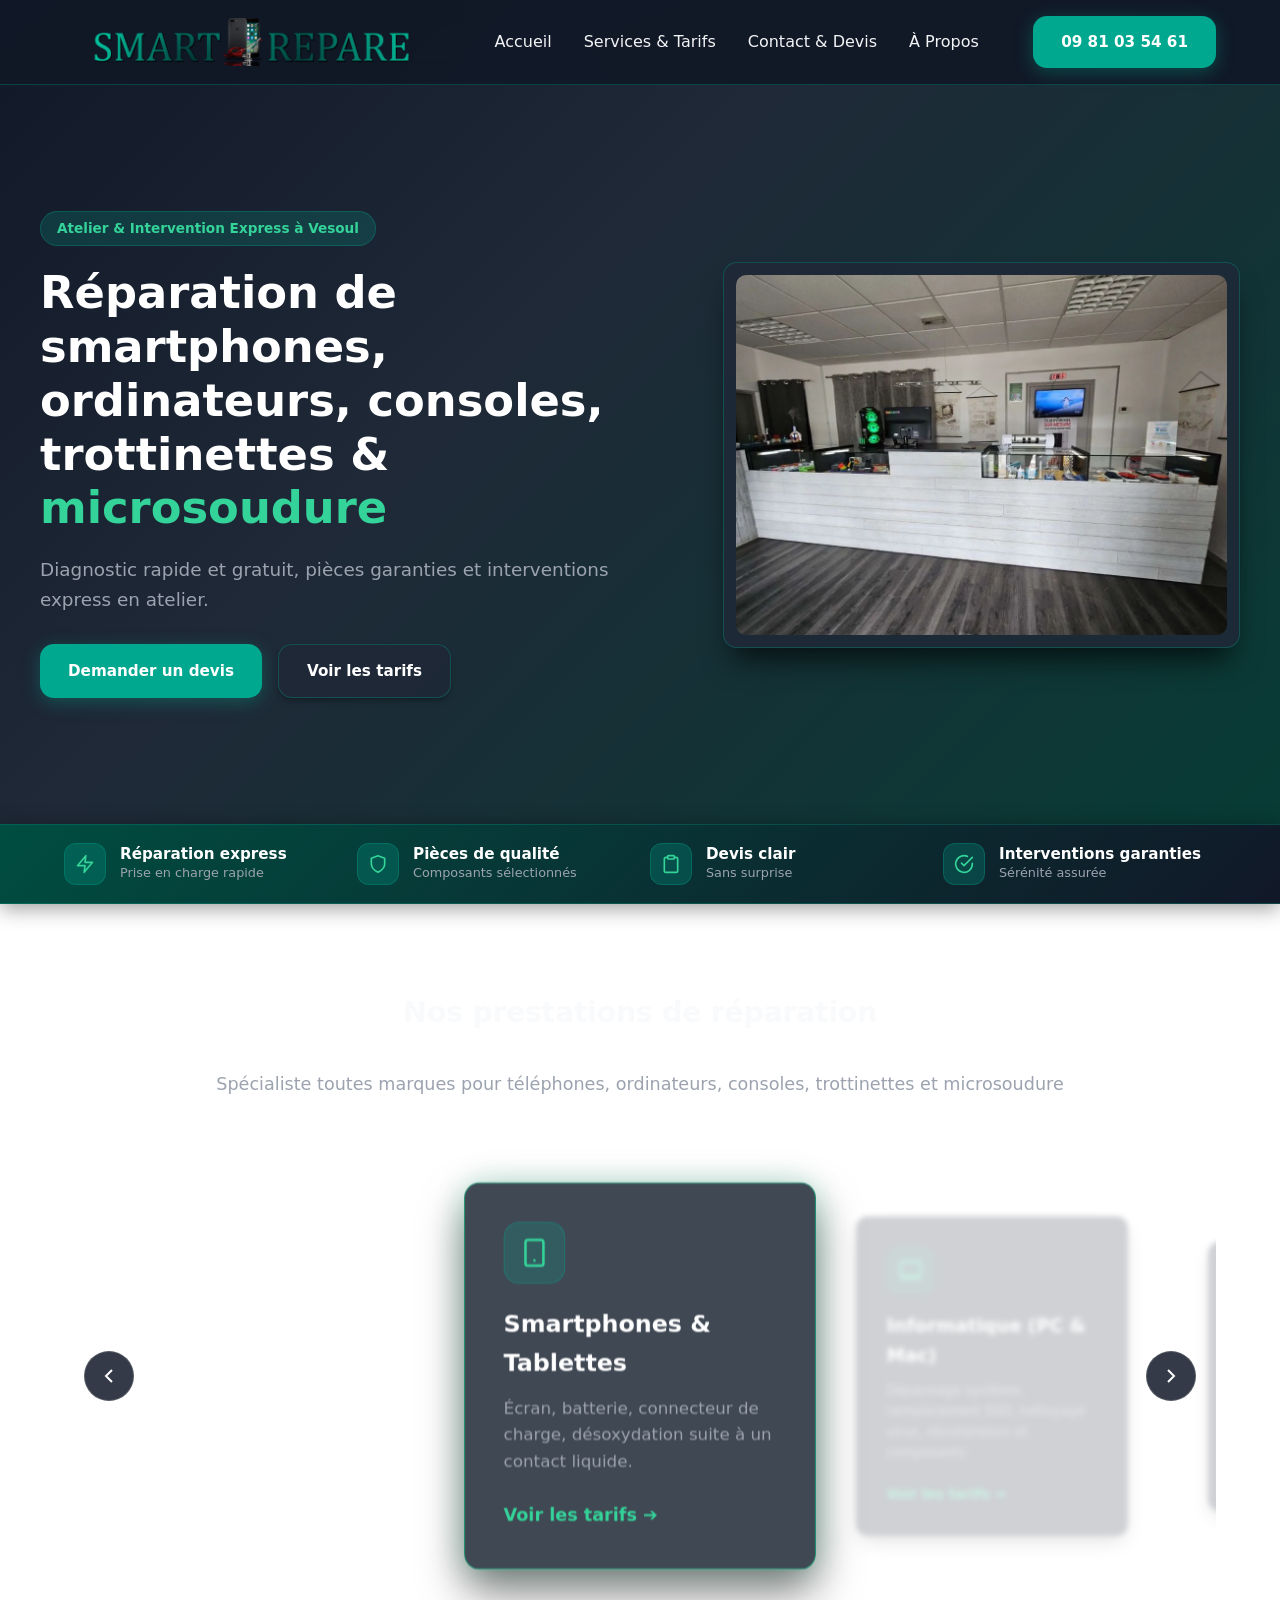
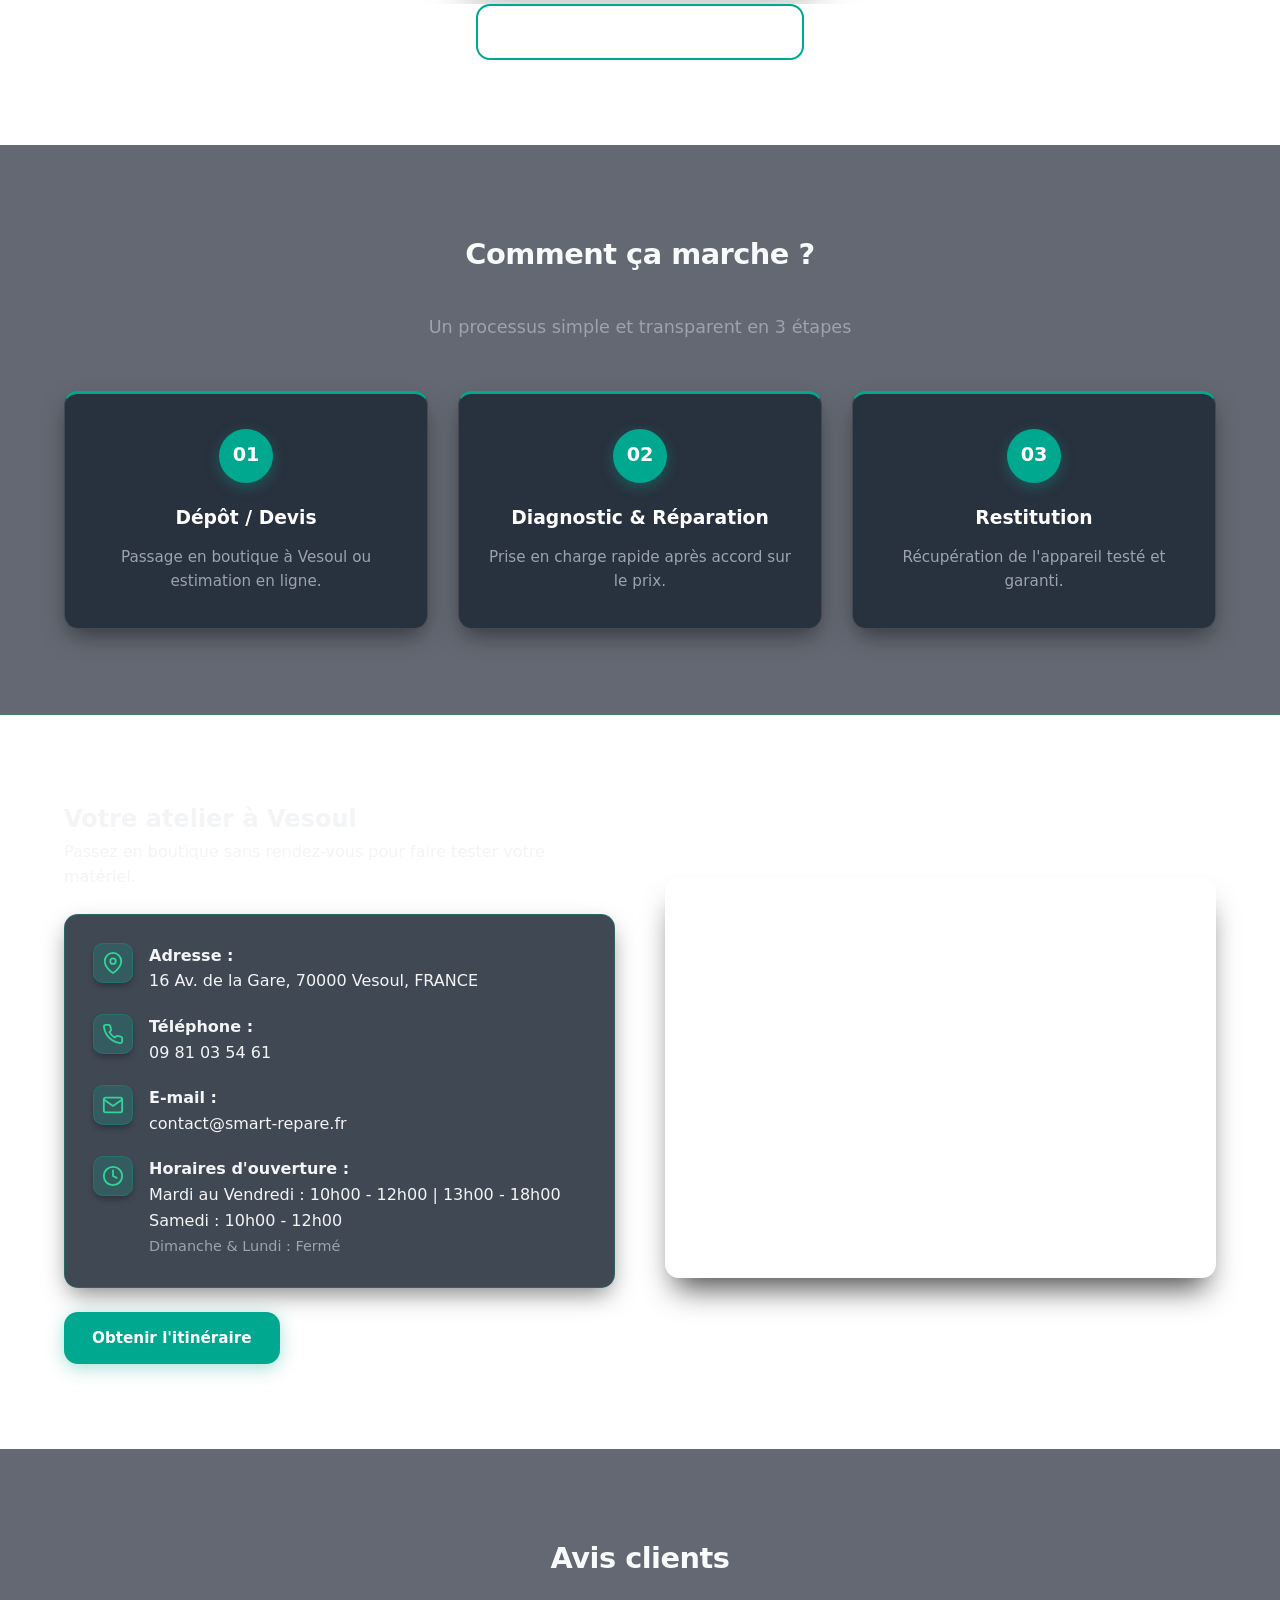
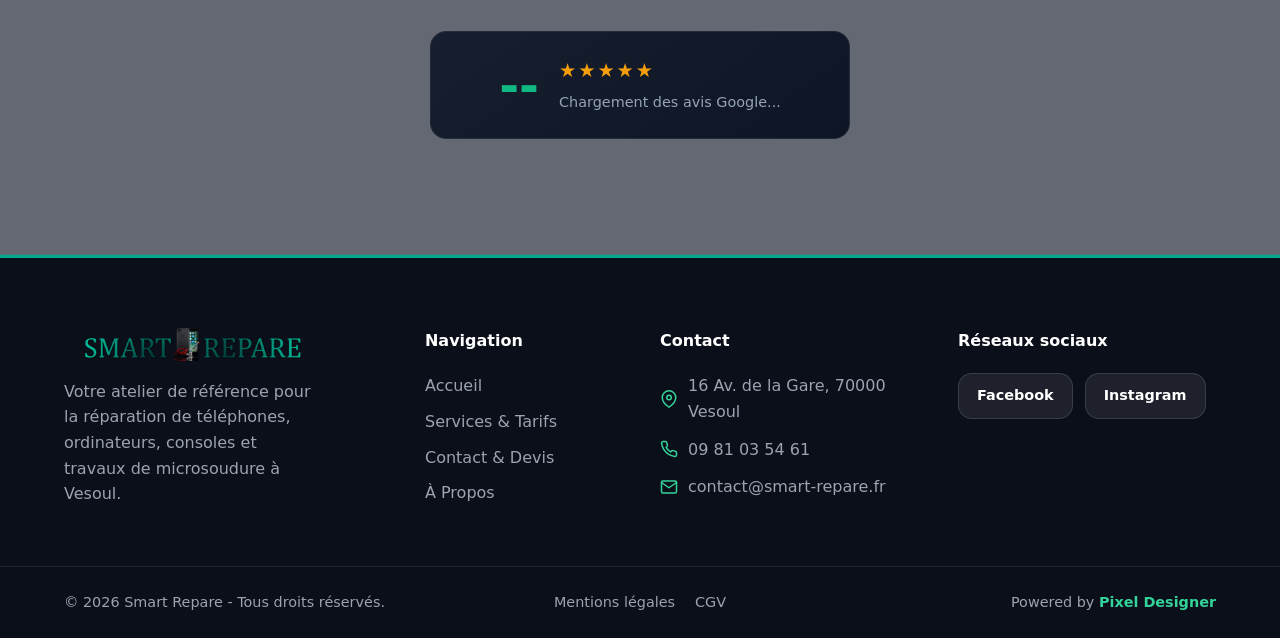
<file: index.html>
<!DOCTYPE html>
<html lang="fr">
<head>
    <meta charset="UTF-8">
    <meta name="viewport" content="width=device-width, initial-scale=1.0">
    <title>Smart Repare Vesoul - Réparation Smartphones, PC, Consoles, Trottinettes & Microsoudure</title>
    <meta name="description" content="Réparation rapide de smartphones, ordinateurs, consoles de jeux et travaux de microsoudure à Vesoul. Diagnostic gratuit et pièces garanties.">
    <link rel="stylesheet" href="style.css?v=3">
    <link rel="icon" type="image/png" href="favicon-96.png">
    
    <style>
        /* STYLES AVIS GOOGLE DYNAMIQUES */
        .reviews-header {
            display: flex;
            align-items: center;
            justify-content: center;
            gap: 20px;
            background: linear-gradient(145deg, #161f2e, #0e1524);
            border: 1px solid rgba(255, 255, 255, 0.07);
            border-radius: 16px;
            padding: 24px;
            margin: 0 auto 30px auto;
            max-width: 420px;
        }

        .rating-score {
            font-size: 3rem;
            font-weight: 800;
            color: #10b981;
            line-height: 1;
        }

        .stars {
            color: #f59e0b;
            font-size: 1.2rem;
            letter-spacing: 2px;
        }

        .rating-details p {
            margin: 4px 0 0 0;
            font-size: 0.9rem;
            color: #94a3b8;
        }

        .reviews-grid {
            display: grid;
            grid-template-columns: repeat(auto-fit, minmax(280px, 1fr));
            gap: 20px;
        }

        .review-card {
            background: rgba(15, 23, 42, 0.6);
            border: 1px solid rgba(255, 255, 255, 0.05);
            border-radius: 12px;
            padding: 20px;
            display: flex;
            flex-direction: column;
            gap: 12px;
            text-align: left;
        }

        .review-author {
            display: flex;
            align-items: center;
            gap: 12px;
        }

        .review-avatar {
            width: 40px;
            height: 40px;
            border-radius: 50%;
            object-fit: cover;
        }

        .review-author-name {
            font-weight: 600;
            color: #f8fafc;
            font-size: 0.95rem;
        }

        .review-date {
            font-size: 0.8rem;
            color: #64748b;
        }

        .review-text {
            font-size: 0.88rem;
            color: #cbd5e1;
            line-height: 1.5;
            margin: 0;
        }
    </style>

    <!-- Schema.org -->
    <script type="application/ld+json">
    {
      "@context": "https://schema.org",
      "@type": "ElectronicsRepairShop",
      "name": "Smart Repare",
      "image": "images/logo_sr.webp",
      "address": {
        "@type": "PostalAddress",
        "streetAddress": "16 Av. de la Gare",
        "addressLocality": "Vesoul",
        "postalCode": "70000",
        "addressCountry": "FR"
      },
      "url": "https://www.smart-repare.fr",
      "telephone": "+33981035461",
      "email": "contact@smart-repare.fr",
      "sameAs": [
        "https://www.facebook.com/Smart.Repare.Vesoul/",
        "https://www.instagram.com/smart.repare.vesoul/?hl=fr"
      ],
      "priceRange": "€€",
      "openingHoursSpecification": [
        {
          "@type": "OpeningHoursSpecification",
          "dayOfWeek": ["Tuesday", "Wednesday", "Thursday", "Friday"],
          "opens": "10:00",
          "closes": "12:00"
        },
        {
          "@type": "OpeningHoursSpecification",
          "dayOfWeek": ["Tuesday", "Wednesday", "Thursday", "Friday"],
          "opens": "13:00",
          "closes": "18:00"
        },
        {
          "@type": "OpeningHoursSpecification",
          "dayOfWeek": "Saturday",
          "opens": "10:00",
          "closes": "12:00"
        }
      ]
    }
    </script>
</head>
<body>

    <!-- ==================== HEADER ==================== -->
    <header class="header">
        <div class="container header__wrapper">
            <a href="index.html"><img src="images/logo_sr.webp" alt="Logo" class="header__logo"></a>
            
            <nav class="nav" id="nav-menu">
                <ul class="nav__list">
                    <li><a href="index.html" class="nav__link">Accueil</a></li>
                    <li><a href="#services" class="nav__link">Services & Tarifs</a></li>
                    <li><a href="contact.html" class="nav__link">Contact & Devis</a></li>
                    <li><a href="a-propos.html" class="nav__link">À Propos</a></li>
                </ul>
            </nav>

            <a href="tel:0981035461" class="btn btn--primary header__btn">09 81 03 54 61</a>

            <button class="burger" id="burger-menu" aria-label="Ouvrir le menu">
                <span></span>
                <span></span>
                <span></span>
            </button>
        </div>
    </header>

    <main>
        <!-- ==================== HERO ==================== -->
        <section class="hero">
            <div class="container hero__wrapper">
                <div class="hero__content">
                    <span class="hero__badge">Atelier & Intervention Express à Vesoul</span>
                    <h1 class="hero__title">Réparation de smartphones, ordinateurs, consoles, trottinettes & <span>microsoudure</span></h1>
                    <p class="hero__subtitle">Diagnostic rapide et gratuit, pièces garanties et interventions express en atelier.</p>
                    <div class="hero__cta-group">
                        <a href="contact.html" class="btn btn--primary">Demander un devis</a>
                        <a href="#services" class="btn btn--secondary">Voir les tarifs</a>
                    </div>
                </div>
                <div class="hero__image-wrapper">
                    <div class="hero__image-card">
                        <img src="images/sr_home.webp" alt="Atelier d'accueil Smart Repare Vesoul" class="hero__image">
                    </div>
                </div>
            </div>
        </section>

        <!-- ==================== RÉASSURANCE (BANDEAU ANIMÉ) ==================== -->
        <section class="reassurance">
            <div class="container reassurance__grid">
                <div class="reassurance__item">
                    <div class="reassurance__icon">
                        <svg class="icon" viewBox="0 0 24 24"><polygon points="13 2 3 14 12 14 11 22 21 10 12 10 13 2"></polygon></svg>
                    </div>
                    <div class="reassurance__text">
                        <h3 class="reassurance__title">Réparation express</h3>
                        <p class="reassurance__desc">Prise en charge rapide</p>
                    </div>
                </div>
                <div class="reassurance__item">
                    <div class="reassurance__icon">
                        <svg class="icon" viewBox="0 0 24 24"><path d="M12 22s8-4 8-10V5l-8-3-8 3v7c0 6 8 10 8 10z"></path></svg>
                    </div>
                    <div class="reassurance__text">
                        <h3 class="reassurance__title">Pièces de qualité</h3>
                        <p class="reassurance__desc">Composants sélectionnés</p>
                    </div>
                </div>
                <div class="reassurance__item">
                    <div class="reassurance__icon">
                        <svg class="icon" viewBox="0 0 24 24"><path d="M16 4h2a2 2 0 0 1 2 2v14a2 2 0 0 1-2 2H6a2 2 0 0 1-2-2V6a2 2 0 0 1 2-2h2"></path><rect x="8" y="2" width="8" height="4" rx="1" ry="1"></rect></svg>
                    </div>
                    <div class="reassurance__text">
                        <h3 class="reassurance__title">Devis clair</h3>
                        <p class="reassurance__desc">Sans surprise</p>
                    </div>
                </div>
                <div class="reassurance__item">
                    <div class="reassurance__icon">
                        <svg class="icon" viewBox="0 0 24 24"><path d="M22 11.08V12a10 10 0 1 1-5.93-9.14"></path><polyline points="22 4 12 14.01 9 11.01"></polyline></svg>
                    </div>
                    <div class="reassurance__text">
                        <h3 class="reassurance__title">Interventions garanties</h3>
                        <p class="reassurance__desc">Sérénité assurée</p>
                    </div>
                </div>
            </div>
        </section>

        <!-- ==================== SERVICES ==================== -->
        <section class="services section" id="services">
            <div class="container">
                <div class="section-header">
                    <h2 class="section-title">Nos prestations de réparation</h2>
                    <p class="section-subtitle">Spécialiste toutes marques pour téléphones, ordinateurs, consoles, trottinettes et microsoudure</p>
                </div>

                <div class="services__carousel-wrapper">
                    <button class="slider-btn slider-btn--prev" id="slide-left" aria-label="Service précédent">
                        <svg viewBox="0 0 24 24" width="24" height="24" stroke="currentColor" stroke-width="2" fill="none"><polyline points="15 18 9 12 15 6"></polyline></svg>
                    </button>

                    <div class="services__track" id="services-track">
                        <article class="service-card">
                            <div class="service-card__icon">
                                <svg class="icon" viewBox="0 0 24 24"><rect x="5" y="2" width="14" height="20" rx="2" ry="2"></rect><line x1="12" y1="18" x2="12.01" y2="18"></line></svg>
                            </div>
                            <h3 class="service-card__title">Smartphones & Tablettes</h3>
                            <p class="service-card__description">Écran, batterie, connecteur de charge, désoxydation suite à un contact liquide.</p>
                            <a href="smartphones.html" class="service-card__link">Voir les tarifs ➔</a>
                        </article>

                        <article class="service-card">
                            <div class="service-card__icon">
                                <svg class="icon" viewBox="0 0 24 24"><rect x="2" y="3" width="20" height="14" rx="2" ry="2"></rect><line x1="2" y1="20" x2="22" y2="20"></line></svg>
                            </div>
                            <h3 class="service-card__title">Informatique (PC & Mac)</h3>
                            <p class="service-card__description">Dépannage système, remplacement SSD, nettoyage virus, réinstallation et composants.</p>
                            <a href="ordinateurs.html" class="service-card__link">Voir les tarifs ➔</a>
                        </article>

                        <article class="service-card">
                            <div class="service-card__icon">
                                <svg class="icon" viewBox="0 0 24 24"><line x1="6" y1="12" x2="10" y2="12"></line><line x1="8" y1="10" x2="8" y2="14"></line><circle cx="15" cy="13" r="1"></circle><circle cx="18" cy="11" r="1"></circle><rect x="2" y="6" width="20" height="12" rx="6"></rect></svg>
                            </div>
                            <h3 class="service-card__title">Consoles de Jeux</h3>
                            <p class="service-card__description">Port HDMI, problèmes de surchauffe, remplacement de lecteur optique et manettes.</p>
                            <a href="consoles.html" class="service-card__link">Voir les tarifs ➔</a>
                        </article>

                        <article class="service-card">
                            <div class="service-card__icon">
                                <svg class="icon" viewBox="0 0 24 24"><circle cx="5" cy="18" r="2.5"></circle><circle cx="19" cy="18" r="2.5"></circle><line x1="7.5" y1="18" x2="16.5" y2="18"></line><line x1="19" y1="18" x2="16" y2="4"></line><line x1="14" y1="4" x2="18" y2="4"></line></svg>
                            </div>
                            <h3 class="service-card__title">Trottinettes Électriques</h3>
                            <p class="service-card__description">Crevaison, freins, accélérateur, diagnostic batterie et contrôleur toutes marques.</p>
                            <a href="trottinettes.html" class="service-card__link">Voir les tarifs ➔</a>
                        </article>

                        <article class="service-card">
                            <div class="service-card__icon">
                                <svg class="icon" viewBox="0 0 24 24"><rect x="4" y="4" width="16" height="16" rx="2"></rect><rect x="9" y="9" width="6" height="6"></rect><line x1="9" y1="1" x2="9" y2="4"></line><line x1="15" y1="1" x2="15" y2="4"></line><line x1="9" y1="20" x2="9" y2="23"></line><line x1="15" y1="20" x2="15" y2="23"></line><line x1="20" y1="9" x2="23" y2="9"></line><line x1="20" y1="15" x2="23" y2="15"></line><line x1="1" y1="9" x2="4" y2="9"></line><line x1="1" y1="15" x2="4" y2="15"></line></svg>
                            </div>
                            <h3 class="service-card__title">Microsoudure Spécialisée</h3>
                            <p class="service-card__description">Diagnostic avancé et réparation de carte mère (puces de charge, audio, court-circuit).</p>
                            <a href="microsoudure.html" class="service-card__link">Voir les tarifs ➔</a>
                        </article>
                    </div>

                    <button class="slider-btn slider-btn--next" id="slide-right" aria-label="Service suivant">
                        <svg viewBox="0 0 24 24" width="24" height="24" stroke="currentColor" stroke-width="2" fill="none"><polyline points="9 18 15 12 9 6"></polyline></svg>
                    </button>
                </div>

                <div class="services__action">
                    <a href="contact.html" class="btn btn--outline">Demander un devis sur mesure</a>
                </div>
            </div>
        </section>

        <!-- ==================== PROCESS ==================== -->
        <section class="process section section--bg-alt">
            <div class="container">
                <div class="section-header">
                    <h2 class="section-title">Comment ça marche ?</h2>
                    <p class="section-subtitle">Un processus simple et transparent en 3 étapes</p>
                </div>

                <div class="process__steps">
                    <div class="process__step">
                        <div class="process__number">01</div>
                        <h3 class="process__step-title">Dépôt / Devis</h3>
                        <p class="process__step-text">Passage en boutique à Vesoul ou estimation en ligne.</p>
                    </div>

                    <div class="process__step">
                        <div class="process__number">02</div>
                        <h3 class="process__step-title">Diagnostic & Réparation</h3>
                        <p class="process__step-text">Prise en charge rapide après accord sur le prix.</p>
                    </div>

                    <div class="process__step">
                        <div class="process__number">03</div>
                        <h3 class="process__step-title">Restitution</h3>
                        <p class="process__step-text">Récupération de l'appareil testé et garanti.</p>
                    </div>
                </div>
            </div>
        </section>

        <!-- ==================== ANCRAGE LOCAL & HORAIRES ==================== -->
        <section class="location section">
            <div class="container location__wrapper">
                <div class="location__info">
                    <h2 class="location__title">Votre atelier à Vesoul</h2>
                    <p class="location__text">Passez en boutique sans rendez-vous pour faire tester votre matériel.</p>

                    <div class="location__card">
                        <div class="location__detail-item">
                            <div class="location__icon">
                                <svg class="icon" viewBox="0 0 24 24"><path d="M21 10c0 7-9 13-9 13s-9-6-9-13a9 9 0 0 1 18 0z"></path><circle cx="12" cy="10" r="3"></circle></svg>
                            </div>
                            <div>
                                <strong>Adresse :</strong><br>
                                16 Av. de la Gare, 70000 Vesoul, FRANCE
                            </div>
                        </div>
                        <div class="location__detail-item">
                            <div class="location__icon">
                                <svg class="icon" viewBox="0 0 24 24"><path d="M22 16.92v3a2 2 0 0 1-2.18 2 19.79 19.79 0 0 1-8.63-3.07 19.5 19.5 0 0 1-6-6 19.79 19.79 0 0 1-3.07-8.67A2 2 0 0 1 4.11 2h3a2 2 0 0 1 2 1.72 12.84 12.84 0 0 0 .7 2.81 2 2 0 0 1-.45 2.11L8.09 9.91a16 16 0 0 0 6 6l1.27-1.27a2 2 0 0 1 2.11-.45 12.84 12.84 0 0 0 2.81.7A2 2 0 0 1 22 16.92z"></path></svg>
                            </div>
                            <div>
                                <strong>Téléphone :</strong><br>
                                <a href="tel:0981035461">09 81 03 54 61</a>
                            </div>
                        </div>
                        <div class="location__detail-item">
                            <div class="location__icon">
                                <svg class="icon" viewBox="0 0 24 24"><path d="M4 4h16c1.1 0 2 .9 2 2v12c0 1.1-.9 2-2 2H4c-1.1 0-2-.9-2-2V6c0-1.1.9-2 2-2z"></path><polyline points="22,6 12,13 2,6"></polyline></svg>
                            </div>
                            <div>
                                <strong>E-mail :</strong><br>
                                <a href="mailto:contact@smart-repare.fr">contact@smart-repare.fr</a>
                            </div>
                        </div>
                        <div class="location__detail-item">
                            <div class="location__icon">
                                <svg class="icon" viewBox="0 0 24 24"><circle cx="12" cy="12" r="10"></circle><polyline points="12 6 12 12 16 14"></polyline></svg>
                            </div>
                            <div>
                                <strong>Horaires d'ouverture :</strong><br>
                                Mardi au Vendredi : 10h00 - 12h00 | 13h00 - 18h00<br>
                                Samedi : 10h00 - 12h00<br>
                                <span class="text-muted">Dimanche & Lundi : Fermé</span>
                            </div>
                        </div>
                    </div>

                    <a href="https://maps.google.com/?q=16+Av.+de+la+Gare,+70000+Vesoul" target="_blank" rel="noopener" class="btn btn--primary">Obtenir l'itinéraire</a>
                </div>

                <div class="location__map">
                    <iframe 
                        src="https://www.google.com/maps/embed?pb=!1m18!1m12!1m3!1d2688.082264906061!2d6.1508968!3d47.6212134!2m3!1f0!2f0!3f0!3m2!1i1024!2i768!4f13.1!3m3!1m2!1s0x4792338575a2d043%3A0xb3e18a8dbe2fb534!2s16%20Av.%20de%20la%20Gare%2C%2070000%20Vesoul!5e0!3m2!1sfr!2sfr!4v1710000000000!5m2!1sfr!2sfr" 
                        width="100%" 
                        height="400" 
                        style="border:0;" 
                        allowfullscreen="" 
                        loading="lazy" 
                        title="Emplacement Smart Repare Vesoul">
                    </iframe>
                </div>
            </div>
        </section>

        <!-- ==================== AVIS CLIENTS (DYNAMIQUES GOOGLE) ==================== -->
        <section class="reviews section section--bg-alt">
            <div class="container">
                <div class="section-header">
                    <h2 class="section-title">Avis clients</h2>
                </div>

                <!-- EN-TÊTE NOTE GLOBALE -->
                <div id="reviews-header" class="reviews-header">
                    <div class="rating-score" id="rating-score">--</div>
                    <div class="rating-details">
                        <div class="stars" id="rating-stars">★★★★★</div>
                        <p id="rating-count">Chargement des avis Google...</p>
                    </div>
                </div>

                <!-- GRILLE DES AVIS -->
                <div class="reviews-grid" id="reviews-container">
                    <!-- Les avis s'injecteront dynamiquement via Google Places API -->
                </div>
            </div>
        </section>
    </main>

    <!-- ==================== FOOTER ==================== -->
    <footer class="footer">
        <div class="container footer__grid">
            <div class="footer__col">
                <img src="images/Logo-Bonne-resolution.webp" alt="Smart Repare Logo" class="footer__logo">
                <p class="footer__description">Votre atelier de référence pour la réparation de téléphones, ordinateurs, consoles et travaux de microsoudure à Vesoul.</p>
            </div>

            <div class="footer__col">
                <h4 class="footer__title">Navigation</h4>
                <ul class="footer__links">
                    <li><a href="index.html">Accueil</a></li>
                    <li><a href="#services">Services & Tarifs</a></li>
                    <li><a href="contact.html">Contact & Devis</a></li>
                    <li><a href="a-propos.html">À Propos</a></li>
                </ul>
            </div>

            <div class="footer__col">
                <h4 class="footer__title">Contact</h4>
                <p class="footer__contact-item">
                    <svg class="icon footer__icon" viewBox="0 0 24 24"><path d="M21 10c0 7-9 13-9 13s-9-6-9-13a9 9 0 0 1 18 0z"></path><circle cx="12" cy="10" r="3"></circle></svg>
                    <span>16 Av. de la Gare, 70000 Vesoul</span>
                </p>
                <p class="footer__contact-item">
                    <svg class="icon footer__icon" viewBox="0 0 24 24"><path d="M22 16.92v3a2 2 0 0 1-2.18 2 19.79 19.79 0 0 1-8.63-3.07 19.5 19.5 0 0 1-6-6 19.79 19.79 0 0 1-3.07-8.67A2 2 0 0 1 4.11 2h3a2 2 0 0 1 2 1.72 12.84 12.84 0 0 0 .7 2.81 2 2 0 0 1-.45 2.11L8.09 9.91a16 16 0 0 0 6 6l1.27-1.27a2 2 0 0 1 2.11-.45 12.84 12.84 0 0 0 2.81.7A2 2 0 0 1 22 16.92z"></path></svg>
                    <a href="tel:0981035461">09 81 03 54 61</a>
                </p>
                <p class="footer__contact-item">
                    <svg class="icon footer__icon" viewBox="0 0 24 24"><path d="M4 4h16c1.1 0 2 .9 2 2v12c0 1.1-.9 2-2 2H4c-1.1 0-2-.9-2-2V6c0-1.1.9-2 2-2z"></path><polyline points="22,6 12,13 2,6"></polyline></svg>
                    <a href="mailto:contact@smart-repare.fr">contact@smart-repare.fr</a>
                </p>
            </div>

            <div class="footer__col">
                <h4 class="footer__title">Réseaux sociaux</h4>
                <div class="footer__socials">
                    <a href="https://www.facebook.com/Smart.Repare.Vesoul/" target="_blank" rel="noopener" class="social-btn">Facebook</a>
                    <a href="https://www.instagram.com/smart.repare.vesoul/?hl=fr" target="_blank" rel="noopener" class="social-btn">Instagram</a>
                </div>
            </div>
        </div>

        <div class="footer__bottom">
            <div class="container footer__bottom-wrapper">
                <p>&copy; 2026 Smart Repare - Tous droits réservés.</p>
                <ul class="footer__legal-links">
                    <li><a href="mentions-legales.html">Mentions légales</a></li>
                    <li><a href="cgv.html">CGV</a></li>
                </ul>
                <p class="footer__credit">Powered by <a href="https://studiopixeldesigner.github.io/pixeldesigner/" target="_blank" rel="noopener">Pixel Designer</a></p>
            </div>
        </div>
    </footer>

    <!-- SCRIPT GOOGLE MAPS API & REVIEWS -->
    <script>
        // Clé de l'API Google Maps pour afficher les avis Google : remplacez VOTRE_CLE_API par une vraie clé.
        // Tant qu'elle n'est pas renseignée, le script Google (≈ 380 Ko) n'est pas chargé du tout.
        const GOOGLE_MAPS_API_KEY = "VOTRE_CLE_API";
        const PLACE_ID = "ChIJnUznRrLskkcRBfCLHHh77U8";

        function initGoogleReviews() {
            const dummyDiv = document.createElement('div');
            const service = new google.maps.places.PlacesService(dummyDiv);

            service.getDetails({
                placeId: PLACE_ID,
                fields: ['rating', 'user_ratings_total', 'reviews']
            }, (place, status) => {
                if (status === google.maps.places.PlacesServiceStatus.OK && place) {
                    renderRatingHeader(place.rating, place.user_ratings_total);
                    if (place.reviews) {
                        renderReviewCards(place.reviews);
                    }
                } else {
                    console.error("Erreur de récupération des avis Google :", status);
                }
            });
        }

        function renderRatingHeader(rating, total) {
            document.getElementById('rating-score').textContent = rating ? rating.toFixed(1) : '--';
            document.getElementById('rating-count').textContent = `Basé sur ${total || 0} avis Google`;
            
            if (rating) {
                const starsFormatted = '★'.repeat(Math.round(rating)) + '☆'.repeat(5 - Math.round(rating));
                document.getElementById('rating-stars').textContent = starsFormatted;
            }
        }

        function renderReviewCards(reviews) {
            const container = document.getElementById('reviews-container');
            container.innerHTML = '';

            reviews.forEach(review => {
                const starsFormatted = '★'.repeat(review.rating) + '☆'.repeat(5 - review.rating);
                
                const card = document.createElement('article');
                card.className = 'review-card';
                card.innerHTML = `
                    <div class="review-author">
                        <img src="${review.profile_photo_url}" alt="${review.author_name}" class="review-avatar" loading="lazy">
                        <div>
                            <div class="review-author-name">${review.author_name}</div>
                            <div class="review-date">${review.relative_time_description}</div>
                        </div>
                    </div>
                    <div class="stars" style="font-size: 0.9rem;">${starsFormatted}</div>
                    <p class="review-text">"${review.text}"</p>
                `;
                container.appendChild(card);
            });
        }

        // Chargement asynchrone : la page s'affiche sans attendre Google, puis les avis arrivent
        if (GOOGLE_MAPS_API_KEY && GOOGLE_MAPS_API_KEY !== "VOTRE_CLE_API") {
            const mapsScript = document.createElement('script');
            mapsScript.src = "https://maps.googleapis.com/maps/api/js?key=" + encodeURIComponent(GOOGLE_MAPS_API_KEY) + "&libraries=places&loading=async&callback=initGoogleReviews";
            mapsScript.async = true;
            document.head.appendChild(mapsScript);
        }
    </script>
    <script src="script.js"></script>
</body>
</html>
</file>
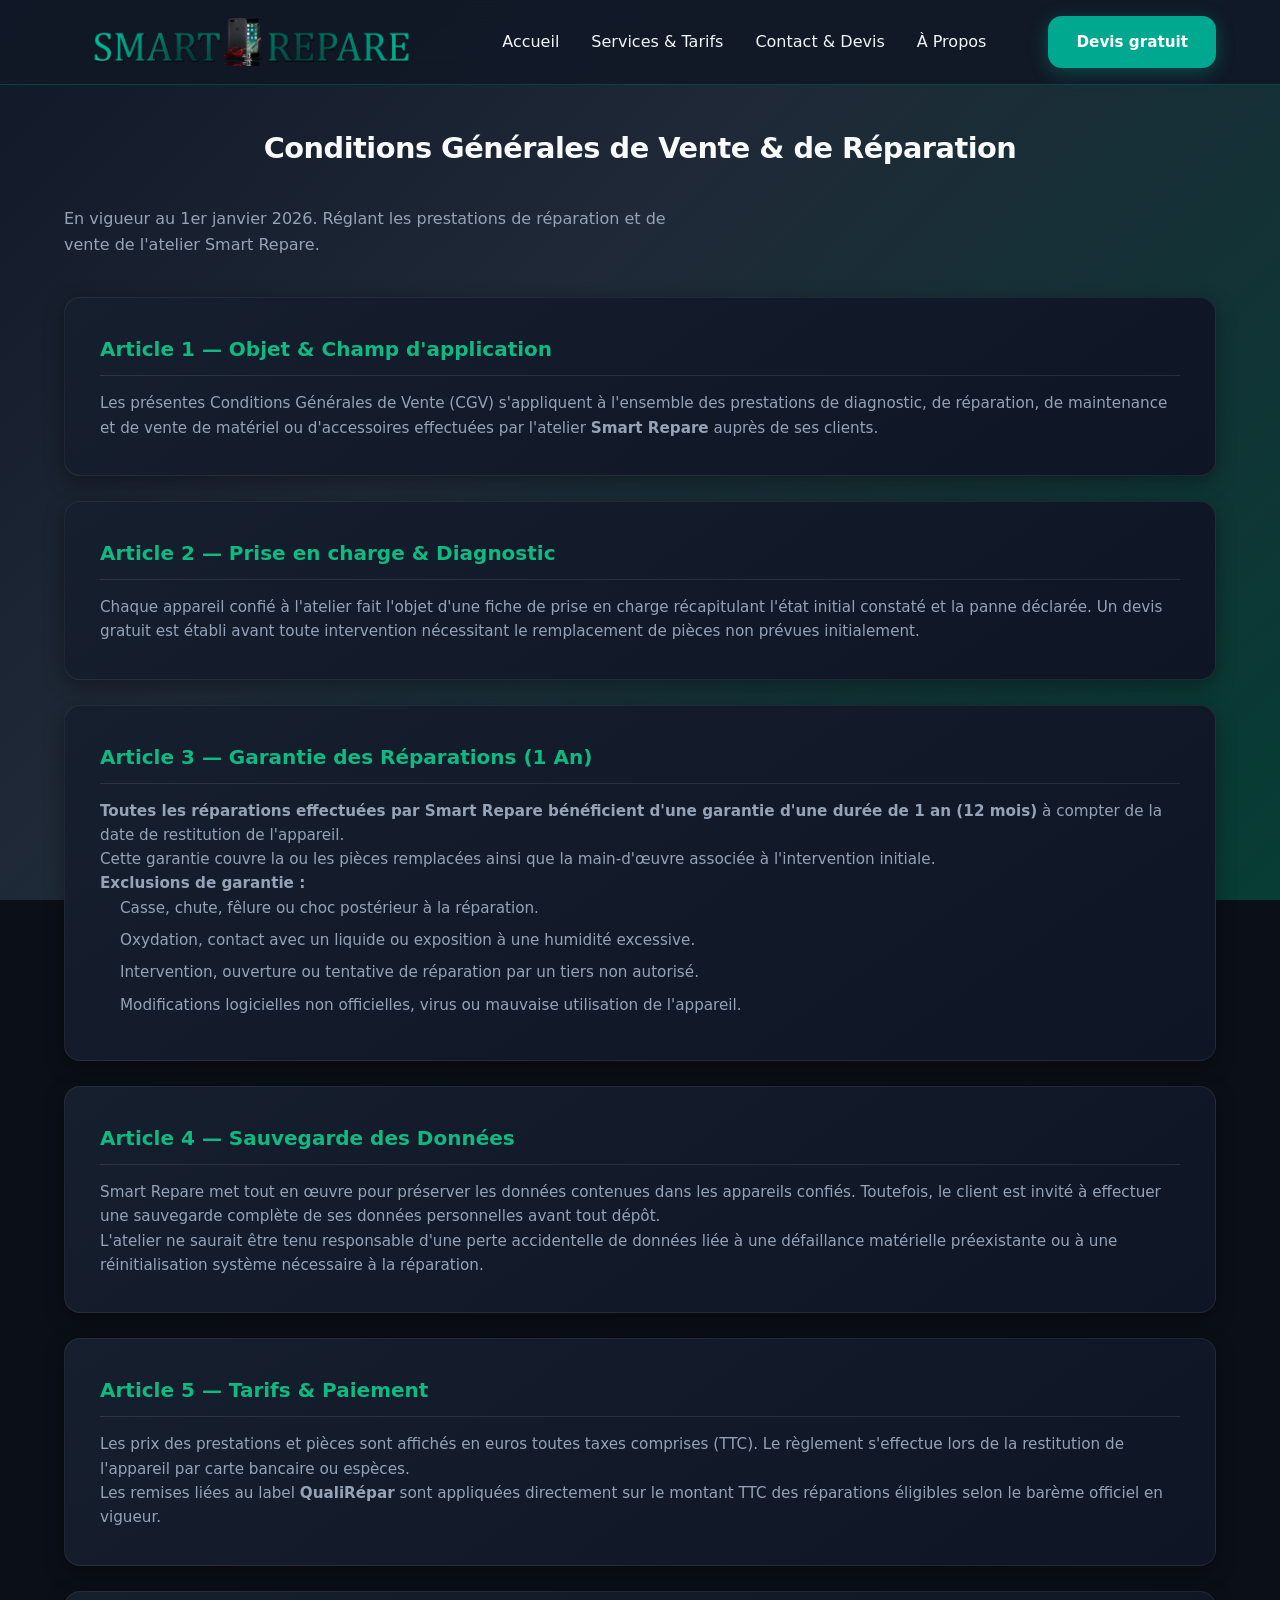
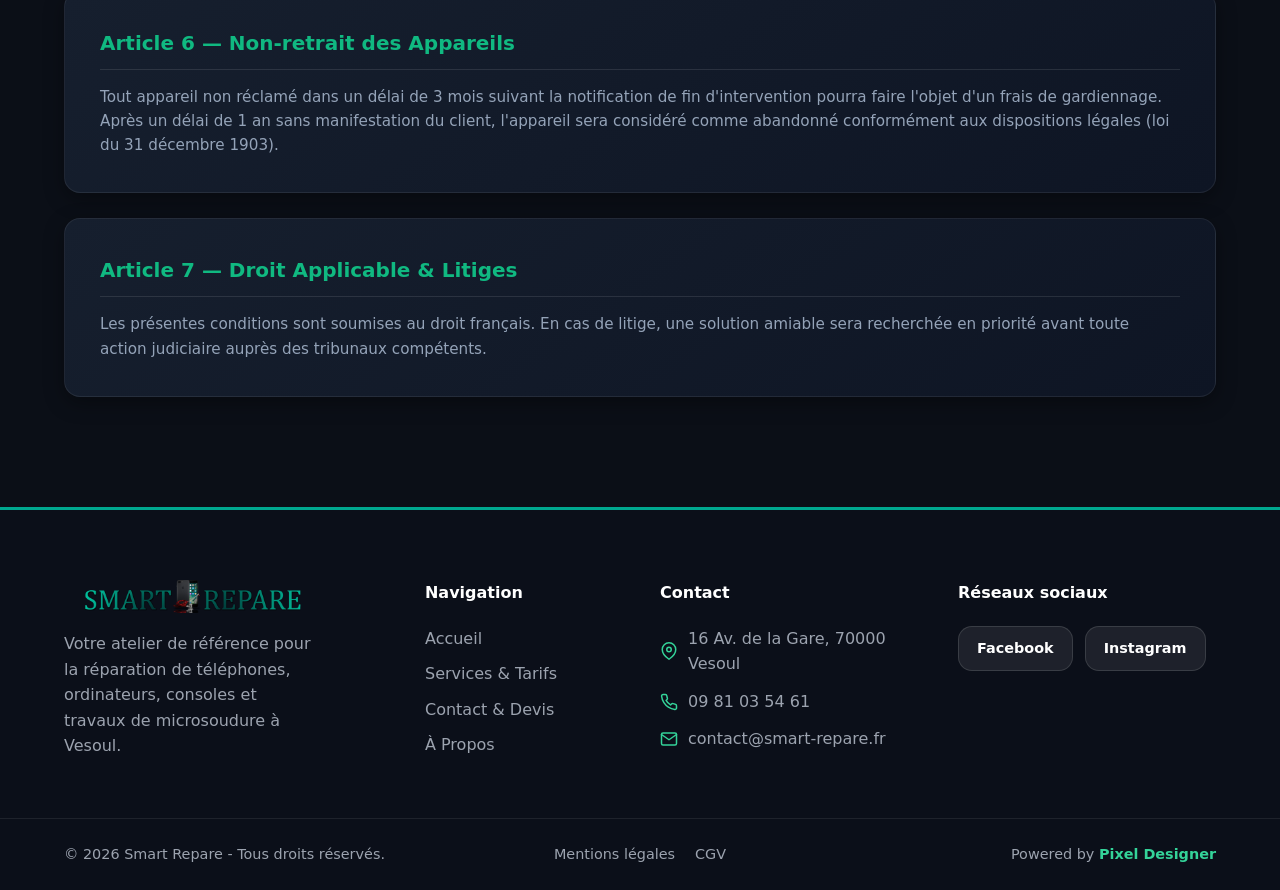
<file: cgv.html>
<!DOCTYPE html>
<html lang="fr">
<head>
    <meta charset="UTF-8">
    <meta name="viewport" content="width=device-width, initial-scale=1.0">
    <title>CGV - Smart Repare</title>
    <link rel="stylesheet" href="style.css?v=3">
    <link rel="icon" type="image/png" href="favicon-96.png">
    <style>
        body { background-color: #0b0f17; color: #e2e8f0; }
        .legal-card {
            background: linear-gradient(145deg, #161f2e, #0e1524);
            border: 1px solid rgba(255, 255, 255, 0.07);
            border-radius: 16px;
            padding: 35px;
            margin-bottom: 25px;
            box-shadow: 0 6px 20px rgba(0, 0, 0, 0.35);
        }
        .legal-card h2 { color: #10b981; font-size: 1.25rem; margin-bottom: 15px; border-bottom: 1px solid rgba(255, 255, 255, 0.1); padding-bottom: 10px; }
        .legal-card p, .legal-card ul { color: #94a3b8; font-size: 0.95rem; line-height: 1.6; }
        .legal-card ul { padding-left: 20px; }
        .legal-card li { margin-bottom: 8px; }
    </style>
</head>
<body>

    <header class="header">
    <div class="container header__wrapper">
        <a href="index.html"><img src="images/logo_sr.webp" alt="Logo" class="header__logo"></a>
        
        <!-- 1. Ajout de id="nav-menu" -->
        <nav class="nav" id="nav-menu">
            <ul class="nav__list">
                <li><a href="index.html" class="nav__link">Accueil</a></li>
                <li><a href="index.html#services" class="nav__link">Services & Tarifs</a></li>
                <li><a href="contact.html" class="nav__link">Contact & Devis</a></li>
                <li><a href="a-propos.html" class="nav__link">À Propos</a></li>
            </ul>
        </nav>

        <!-- 2. Ajout de la classe header__btn (pour le masquer sur mobile) -->
        <a href="contact.html" class="btn btn--primary header__btn">Devis gratuit</a>

        <!-- 3. Ajout du bouton burger -->
        <button class="burger" id="burger-menu" aria-label="Ouvrir le menu">
            <span></span>
            <span></span>
            <span></span>
        </button>
    </div>
</header>

    <section class="section" style="padding: 40px 0 20px 0;">
        <div class="container">
            <h1 class="section-title" style="color: #f8fafc;">Conditions Générales de Vente & de Réparation</h1>
            <p style="color: #94a3b8; max-width: 650px; margin-top: 10px;">En vigueur au 1er janvier 2026. Réglant les prestations de réparation et de vente de l'atelier Smart Repare.</p>
        </div>
    </section>

    <section class="section" style="padding-top: 20px;">
        <div class="container">

            <div class="legal-card">
                <h2>Article 1 — Objet & Champ d'application</h2>
                <p>Les présentes Conditions Générales de Vente (CGV) s'appliquent à l'ensemble des prestations de diagnostic, de réparation, de maintenance et de vente de matériel ou d'accessoires effectuées par l'atelier <strong>Smart Repare</strong> auprès de ses clients.</p>
            </div>

            <div class="legal-card">
                <h2>Article 2 — Prise en charge & Diagnostic</h2>
                <p>Chaque appareil confié à l'atelier fait l'objet d'une fiche de prise en charge récapitulant l'état initial constaté et la panne déclarée. Un devis gratuit est établi avant toute intervention nécessitant le remplacement de pièces non prévues initialement.</p>
            </div>

            <div class="legal-card">
                <h2>Article 3 — Garantie des Réparations (1 An)</h2>
                <p><strong>Toutes les réparations effectuées par Smart Repare bénéficient d'une garantie d'une durée de 1 an (12 mois)</strong> à compter de la date de restitution de l'appareil.</p>
                <p>Cette garantie couvre la ou les pièces remplacées ainsi que la main-d'œuvre associée à l'intervention initiale.</p>
                <p><strong>Exclusions de garantie :</strong></p>
                <ul>
                    <li>Casse, chute, fêlure ou choc postérieur à la réparation.</li>
                    <li>Oxydation, contact avec un liquide ou exposition à une humidité excessive.</li>
                    <li>Intervention, ouverture ou tentative de réparation par un tiers non autorisé.</li>
                    <li>Modifications logicielles non officielles, virus ou mauvaise utilisation de l'appareil.</li>
                </ul>
            </div>

            <div class="legal-card">
                <h2>Article 4 — Sauvegarde des Données</h2>
                <p>Smart Repare met tout en œuvre pour préserver les données contenues dans les appareils confiés. Toutefois, le client est invité à effectuer une sauvegarde complète de ses données personnelles avant tout dépôt.</p>
                <p>L'atelier ne saurait être tenu responsable d'une perte accidentelle de données liée à une défaillance matérielle préexistante ou à une réinitialisation système nécessaire à la réparation.</p>
            </div>

            <div class="legal-card">
                <h2>Article 5 — Tarifs & Paiement</h2>
                <p>Les prix des prestations et pièces sont affichés en euros toutes taxes comprises (TTC). Le règlement s'effectue lors de la restitution de l'appareil par carte bancaire ou espèces.</p>
                <p>Les remises liées au label <strong>QualiRépar</strong> sont appliquées directement sur le montant TTC des réparations éligibles selon le barème officiel en vigueur.</p>
            </div>

            <div class="legal-card">
                <h2>Article 6 — Non-retrait des Appareils</h2>
                <p>Tout appareil non réclamé dans un délai de 3 mois suivant la notification de fin d'intervention pourra faire l'objet d'un frais de gardiennage. Après un délai de 1 an sans manifestation du client, l'appareil sera considéré comme abandonné conformément aux dispositions légales (loi du 31 décembre 1903).</p>
            </div>

            <div class="legal-card">
                <h2>Article 7 — Droit Applicable & Litiges</h2>
                <p>Les présentes conditions sont soumises au droit français. En cas de litige, une solution amiable sera recherchée en priorité avant toute action judiciaire auprès des tribunaux compétents.</p>
            </div>

        </div>
    </section>

    <footer class="footer">
        <div class="container footer__grid">
            <div class="footer__col">
                <img src="images/Logo-Bonne-resolution.webp" alt="Smart Repare Logo" class="footer__logo">
                <p class="footer__description">Votre atelier de référence pour la réparation de téléphones, ordinateurs, consoles et travaux de microsoudure à Vesoul.</p>
            </div>

            <div class="footer__col">
                <h4 class="footer__title">Navigation</h4>
                <ul class="footer__links">
                    <li><a href="index.html">Accueil</a></li>
                    <li><a href="index.html#services">Services & Tarifs</a></li>
                    <li><a href="contact.html">Contact & Devis</a></li>
                    <li><a href="a-propos.html">À Propos</a></li>
                </ul>
            </div>

            <div class="footer__col">
                <h4 class="footer__title">Contact</h4>
                <p class="footer__contact-item">
                    <svg class="icon footer__icon" viewBox="0 0 24 24"><path d="M21 10c0 7-9 13-9 13s-9-6-9-13a9 9 0 0 1 18 0z"></path><circle cx="12" cy="10" r="3"></circle></svg>
                    <span>16 Av. de la Gare, 70000 Vesoul</span>
                </p>
                <p class="footer__contact-item">
                    <svg class="icon footer__icon" viewBox="0 0 24 24"><path d="M22 16.92v3a2 2 0 0 1-2.18 2 19.79 19.79 0 0 1-8.63-3.07 19.5 19.5 0 0 1-6-6 19.79 19.79 0 0 1-3.07-8.67A2 2 0 0 1 4.11 2h3a2 2 0 0 1 2 1.72 12.84 12.84 0 0 0 .7 2.81 2 2 0 0 1-.45 2.11L8.09 9.91a16 16 0 0 0 6 6l1.27-1.27a2 2 0 0 1 2.11-.45 12.84 12.84 0 0 0 2.81.7A2 2 0 0 1 22 16.92z"></path></svg>
                    <a href="tel:0981035461">09 81 03 54 61</a>
                </p>
                <p class="footer__contact-item">
                    <svg class="icon footer__icon" viewBox="0 0 24 24"><path d="M4 4h16c1.1 0 2 .9 2 2v12c0 1.1-.9 2-2 2H4c-1.1 0-2-.9-2-2V6c0-1.1.9-2 2-2z"></path><polyline points="22,6 12,13 2,6"></polyline></svg>
                    <a href="mailto:contact@smart-repare.fr">contact@smart-repare.fr</a>
                </p>
            </div>

            <div class="footer__col">
                <h4 class="footer__title">Réseaux sociaux</h4>
                <div class="footer__socials">
                    <a href="https://www.facebook.com/Smart.Repare.Vesoul/" target="_blank" rel="noopener" class="social-btn">Facebook</a>
                    <a href="https://www.instagram.com/smart.repare.vesoul/?hl=fr" target="_blank" rel="noopener" class="social-btn">Instagram</a>
                </div>
            </div>
        </div>

        <div class="footer__bottom">
            <div class="container footer__bottom-wrapper">
                <p>&copy; 2026 Smart Repare - Tous droits réservés.</p>
                <ul class="footer__legal-links">
                    <li><a href="mentions-legales.html">Mentions légales</a></li>
                    <li><a href="cgv.html">CGV</a></li>
                </ul>
                <p class="footer__credit">Powered by <a href="https://studiopixeldesigner.github.io/pixeldesigner/" target="_blank" rel="noopener">Pixel Designer</a></p>
            </div>
        </div>
    </footer>

<script src="script.js"></script>
</body>
</html>
</file>
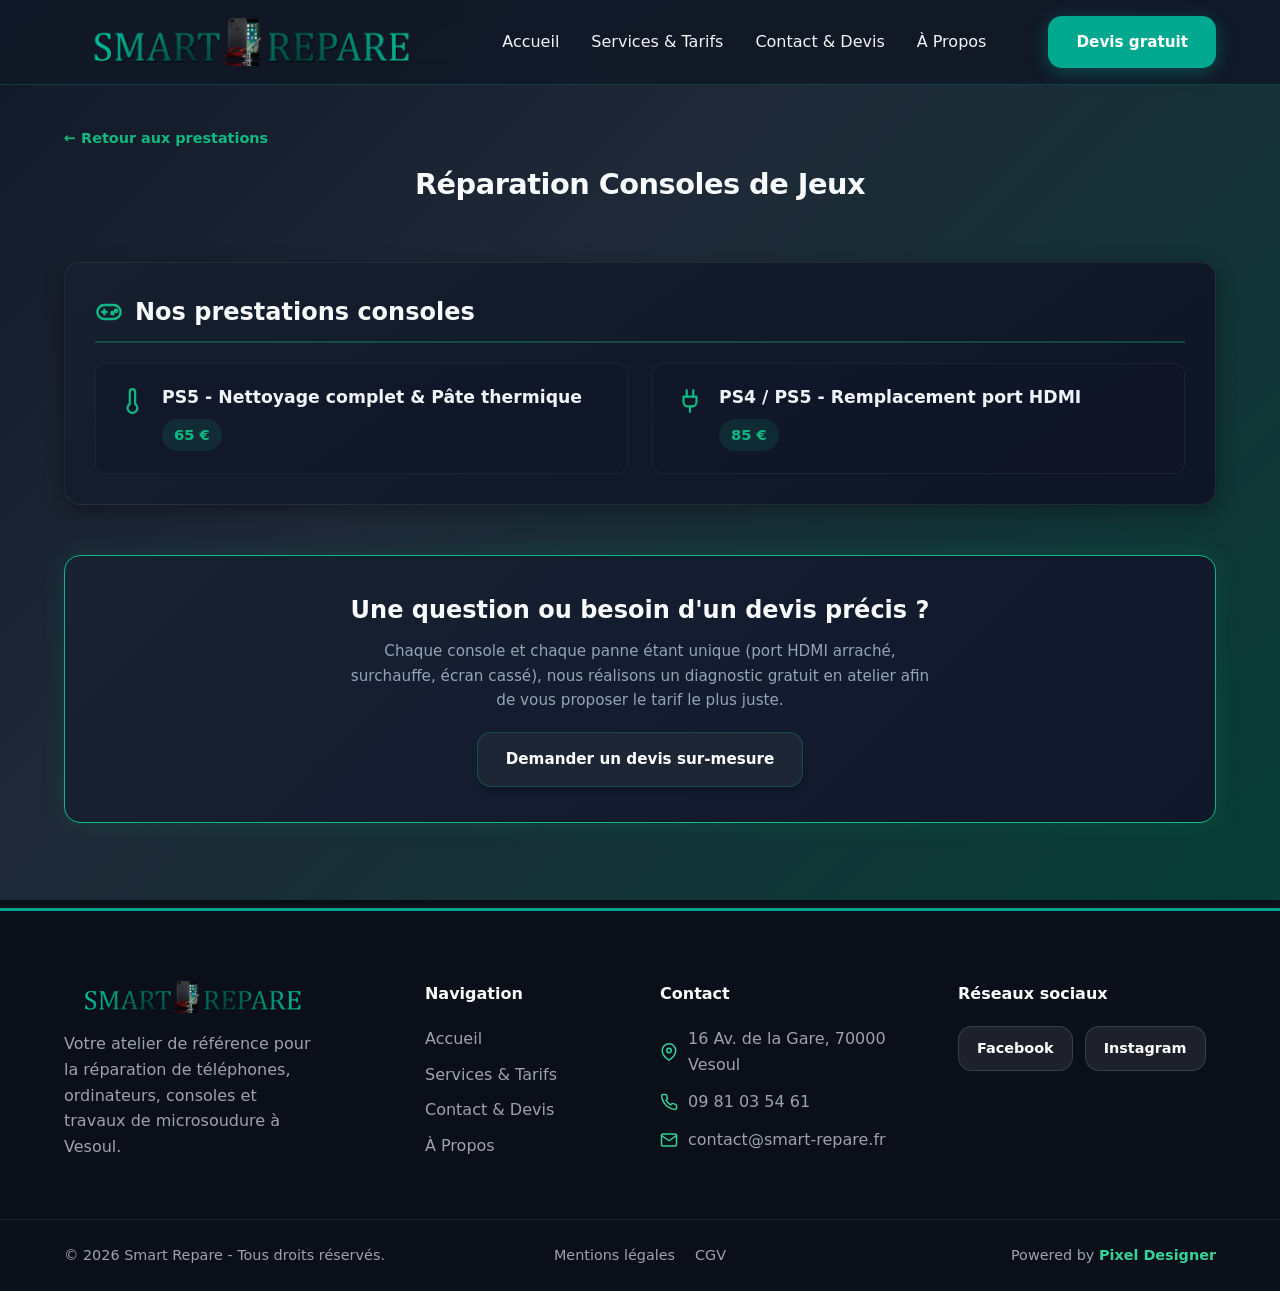
<file: consoles.html>
<!DOCTYPE html>
<html lang="fr">
<head>
    <meta charset="UTF-8">
    <meta name="viewport" content="width=device-width, initial-scale=1.0">
    <title>Réparation Consoles de Jeux - Smart Repare</title>
    <link rel="stylesheet" href="style.css?v=3">
    <link rel="icon" type="image/png" href="favicon-96.png">
    <style>
        /* BASE & THÈME SOMBRE */
        body {
            background-color: #0b0f17;
            color: #e2e8f0;
        }

        /* SECTIONS DE PRESTATIONS */
        .services-section-title {
            font-size: 1.5rem;
            color: #f8fafc;
            margin-bottom: 20px;
            display: flex;
            align-items: center;
            gap: 12px;
            border-bottom: 2px solid rgba(16, 185, 129, 0.3);
            padding-bottom: 10px;
        }

        .services-section-title svg {
            width: 28px;
            height: 28px;
            stroke: #10b981;
            fill: none;
            flex-shrink: 0;
        }

        .services-block {
            background: linear-gradient(145deg, #161f2e, #0e1524);
            border: 1px solid rgba(255, 255, 255, 0.07);
            border-radius: 16px;
            padding: 30px;
            margin-bottom: 40px;
            box-shadow: 0 6px 20px rgba(0, 0, 0, 0.35);
        }

        .services-list-grid {
            display: grid;
            grid-template-columns: repeat(auto-fit, minmax(min(360px, 100%), 1fr));
            gap: 24px;
        }

        .service-item {
            background: rgba(15, 23, 42, 0.6);
            border: 1px solid rgba(255, 255, 255, 0.05);
            border-radius: 10px;
            padding: 22px 24px;
            display: flex;
            align-items: flex-start;
            gap: 16px;
            transition: border-color 0.3s ease, transform 0.2s ease;
        }

        .service-item:hover {
            border-color: rgba(16, 185, 129, 0.4);
            transform: translateY(-2px);
        }

        .service-icon {
            width: 26px;
            height: 26px;
            flex-shrink: 0;
            margin-top: 2px;
        }

        .service-icon svg {
            width: 100%;
            height: 100%;
            stroke: #10b981;
            fill: none;
        }

        .service-text h4 {
            font-size: 1.05rem;
            color: #f1f5f9;
            margin-bottom: 4px;
            font-weight: 600;
        }

        .service-text p {
            font-size: 0.88rem;
            color: #94a3b8;
            line-height: 1.4;
            margin: 0;
        }

        .service-text {
            flex: 1;
        }

        .service-text h4 {
            display: flex;
            justify-content: space-between;
            align-items: center;
            flex-wrap: wrap;
            gap: 8px;
        }

        .service-price {
            font-size: 0.85rem;
            color: #10b981;
            background: rgba(16, 185, 129, 0.12);
            padding: 2px 8px;
            border-radius: 20px;
            font-weight: 600;
            white-space: nowrap;
        }

        .services-empty {
            color: #94a3b8;
            text-align: center;
            margin: 0;
        }

        /* Carte de service : nom, puis tarif + mention QualiRépar, puis description */
        .service-text h4 {
            display: block;
            font-size: 1.08rem;
            line-height: 1.35;
            margin-bottom: 10px;
        }

        .service-price-row {
            display: flex;
            flex-wrap: wrap;
            align-items: center;
            gap: 8px;
            margin-bottom: 12px;
        }

        .service-price-row:last-child {
            margin-bottom: 0;
        }

        .service-price {
            font-size: 0.92rem;
            padding: 4px 12px;
        }

        .service-qualirepar {
            display: inline-flex;
            align-items: center;
            gap: 6px;
            font-size: 0.8rem;
            font-weight: 600;
            color: #34d399;
            background: rgba(16, 185, 129, 0.06);
            border: 1px solid rgba(16, 185, 129, 0.45);
            padding: 3px 10px;
            border-radius: 20px;
            max-width: 100%;
        }

        .service-qualirepar svg {
            width: 13px;
            height: 13px;
            flex-shrink: 0;
        }

        .service-text p {
            font-size: 0.9rem;
            line-height: 1.55;
        }

        /* Petits écrans : un peu moins de marges pour laisser la place au contenu */
        @media (max-width: 480px) {
            .services-block {
                padding: 20px 16px;
            }

            .service-item {
                padding: 18px 16px;
                gap: 12px;
            }
        }

        /* CALL TO ACTION BOTTOM */
        .cta-box {
            background: linear-gradient(135deg, #182232, #0f172a);
            border: 1px solid #10b981;
            border-radius: 16px;
            padding: 35px;
            text-align: center;
            margin-top: 50px;
            box-shadow: 0 0 25px rgba(16, 185, 129, 0.15);
        }

        .cta-box h3 {
            font-size: 1.5rem;
            color: #f8fafc;
            margin-bottom: 10px;
        }

        .cta-box p {
            color: #94a3b8;
            max-width: 600px;
            margin: 0 auto 20px auto;
            font-size: 0.95rem;
        }
    </style>
</head>
<body>

    <!-- HEADER -->
    <header class="header">
        <div class="container header__wrapper">
            <a href="index.html"><img src="images/logo_sr.webp" alt="Logo" class="header__logo"></a>
            
            <nav class="nav" id="nav-menu">
                <ul class="nav__list">
                    <li><a href="index.html" class="nav__link">Accueil</a></li>
                    <li><a href="index.html#services" class="nav__link">Services & Tarifs</a></li>
                    <li><a href="contact.html" class="nav__link">Contact & Devis</a></li>
                    <li><a href="a-propos.html" class="nav__link">À Propos</a></li>
                </ul>
            </nav>

            <a href="contact.html" class="btn btn--primary header__btn">Devis gratuit</a>

            <button class="burger" id="burger-menu" aria-label="Ouvrir le menu">
                <span></span>
                <span></span>
                <span></span>
            </button>
        </div>
    </header>

    <!-- BANNIÈRE EN-TÊTE -->
    <section class="section" style="padding: 40px 0 20px 0;">
        <div class="container text-center">
            <a href="index.html#services" style="color: #10b981; text-decoration: none; font-weight: 600; font-size: 0.9rem;">← Retour aux prestations</a>
            <h1 class="section-title" style="margin-top: 10px; color: #f8fafc;">Réparation Consoles de Jeux</h1>
        </div>
    </section>

    <section class="section" style="padding-top: 0;">
        <div class="container">

            <!-- PRESTATIONS (gérées depuis admin.php) -->
            <div class="services-block">
                <h3 class="services-section-title">
                    <svg viewBox="0 0 24 24" stroke-width="2" stroke-linecap="round" stroke-linejoin="round"><rect x="2" y="6" width="20" height="12" rx="6"/><line x1="6" y1="12" x2="10" y2="12"/><line x1="8" y1="10" x2="8" y2="14"/><circle cx="15" cy="13" r="1"/><circle cx="18" cy="11" r="1"/></svg>
                    Nos prestations consoles
                </h3>
                
    <div class="services-list-grid">
                    <div class="service-item">
                <div class="service-icon">
                    <svg viewBox="0 0 24 24" fill="none" stroke="currentColor" stroke-width="2" stroke-linecap="round" stroke-linejoin="round"><path d="M14 14.76V3.5a2.5 2.5 0 0 0-5 0v11.26a4.5 4.5 0 1 0 5 0z"/></svg>                </div>
                <div class="service-text">
                    <h4>PS5 - Nettoyage complet &amp; Pâte thermique</h4>
                    <div class="service-price-row">
                        <span class="service-price">65 €</span>
                                            </div>
                                    </div>
            </div>
                    <div class="service-item">
                <div class="service-icon">
                    <svg viewBox="0 0 24 24" fill="none" stroke="currentColor" stroke-width="2" stroke-linecap="round" stroke-linejoin="round"><path d="M12 22v-5"/><path d="M9 8V2"/><path d="M15 8V2"/><path d="M18 8v5a4 4 0 0 1-4 4h-4a4 4 0 0 1-4-4V8z"/></svg>                </div>
                <div class="service-text">
                    <h4>PS4 / PS5 - Remplacement port HDMI</h4>
                    <div class="service-price-row">
                        <span class="service-price">85 €</span>
                                            </div>
                                    </div>
            </div>
            </div>
            </div>

            <!-- APPEL À L'ACTION -->
            <div class="cta-box">
                <h3>Une question ou besoin d'un devis précis ?</h3>
                <p>Chaque console et chaque panne étant unique (port HDMI arraché, surchauffe, écran cassé), nous réalisons un diagnostic gratuit en atelier afin de vous proposer le tarif le plus juste.</p>
                <a href="contact.html" class="btn btn--secondary">Demander un devis sur-mesure</a>
            </div>

        </div>
    </section>

    <!-- FOOTER -->
    <footer class="footer">
        <div class="container footer__grid">
            <div class="footer__col">
                <img src="images/Logo-Bonne-resolution.webp" alt="Smart Repare Logo" class="footer__logo">
                <p class="footer__description">Votre atelier de référence pour la réparation de téléphones, ordinateurs, consoles et travaux de microsoudure à Vesoul.</p>
            </div>

            <div class="footer__col">
                <h4 class="footer__title">Navigation</h4>
                <ul class="footer__links">
                    <li><a href="index.html">Accueil</a></li>
                    <li><a href="index.html#services">Services & Tarifs</a></li>
                    <li><a href="contact.html">Contact & Devis</a></li>
                    <li><a href="a-propos.html">À Propos</a></li>
                </ul>
            </div>

            <div class="footer__col">
                <h4 class="footer__title">Contact</h4>
                <p class="footer__contact-item">
                    <svg class="icon footer__icon" viewBox="0 0 24 24"><path d="M21 10c0 7-9 13-9 13s-9-6-9-13a9 9 0 0 1 18 0z"></path><circle cx="12" cy="10" r="3"></circle></svg>
                    <span>16 Av. de la Gare, 70000 Vesoul</span>
                </p>
                <p class="footer__contact-item">
                    <svg class="icon footer__icon" viewBox="0 0 24 24"><path d="M22 16.92v3a2 2 0 0 1-2.18 2 19.79 19.79 0 0 1-8.63-3.07 19.5 19.5 0 0 1-6-6 19.79 19.79 0 0 1-3.07-8.67A2 2 0 0 1 4.11 2h3a2 2 0 0 1 2 1.72 12.84 12.84 0 0 0 .7 2.81 2 2 0 0 1-.45 2.11L8.09 9.91a16 16 0 0 0 6 6l1.27-1.27a2 2 0 0 1 2.11-.45 12.84 12.84 0 0 0 2.81.7A2 2 0 0 1 22 16.92z"></path></svg>
                    <a href="tel:0981035461">09 81 03 54 61</a>
                </p>
                <p class="footer__contact-item">
                    <svg class="icon footer__icon" viewBox="0 0 24 24"><path d="M4 4h16c1.1 0 2 .9 2 2v12c0 1.1-.9 2-2 2H4c-1.1 0-2-.9-2-2V6c0-1.1.9-2 2-2z"></path><polyline points="22,6 12,13 2,6"></polyline></svg>
                    <a href="mailto:contact@smart-repare.fr">contact@smart-repare.fr</a>
                </p>
            </div>

            <div class="footer__col">
                <h4 class="footer__title">Réseaux sociaux</h4>
                <div class="footer__socials">
                    <a href="https://www.facebook.com/Smart.Repare.Vesoul/" target="_blank" rel="noopener" class="social-btn">Facebook</a>
                    <a href="https://www.instagram.com/smart.repare.vesoul/?hl=fr" target="_blank" rel="noopener" class="social-btn">Instagram</a>
                </div>
            </div>
        </div>

        <div class="footer__bottom">
            <div class="container footer__bottom-wrapper">
                <p>&copy; 2026 Smart Repare - Tous droits réservés.</p>
                <ul class="footer__legal-links">
                    <li><a href="mentions-legales.html">Mentions légales</a></li>
                    <li><a href="cgv.html">CGV</a></li>
                </ul>
                <p class="footer__credit">Powered by <a href="https://studiopixeldesigner.github.io/pixeldesigner/" target="_blank" rel="noopener">Pixel Designer</a></p>
            </div>
        </div>
    </footer>
<script src="script.js"></script>
</body>
</html>
</file>
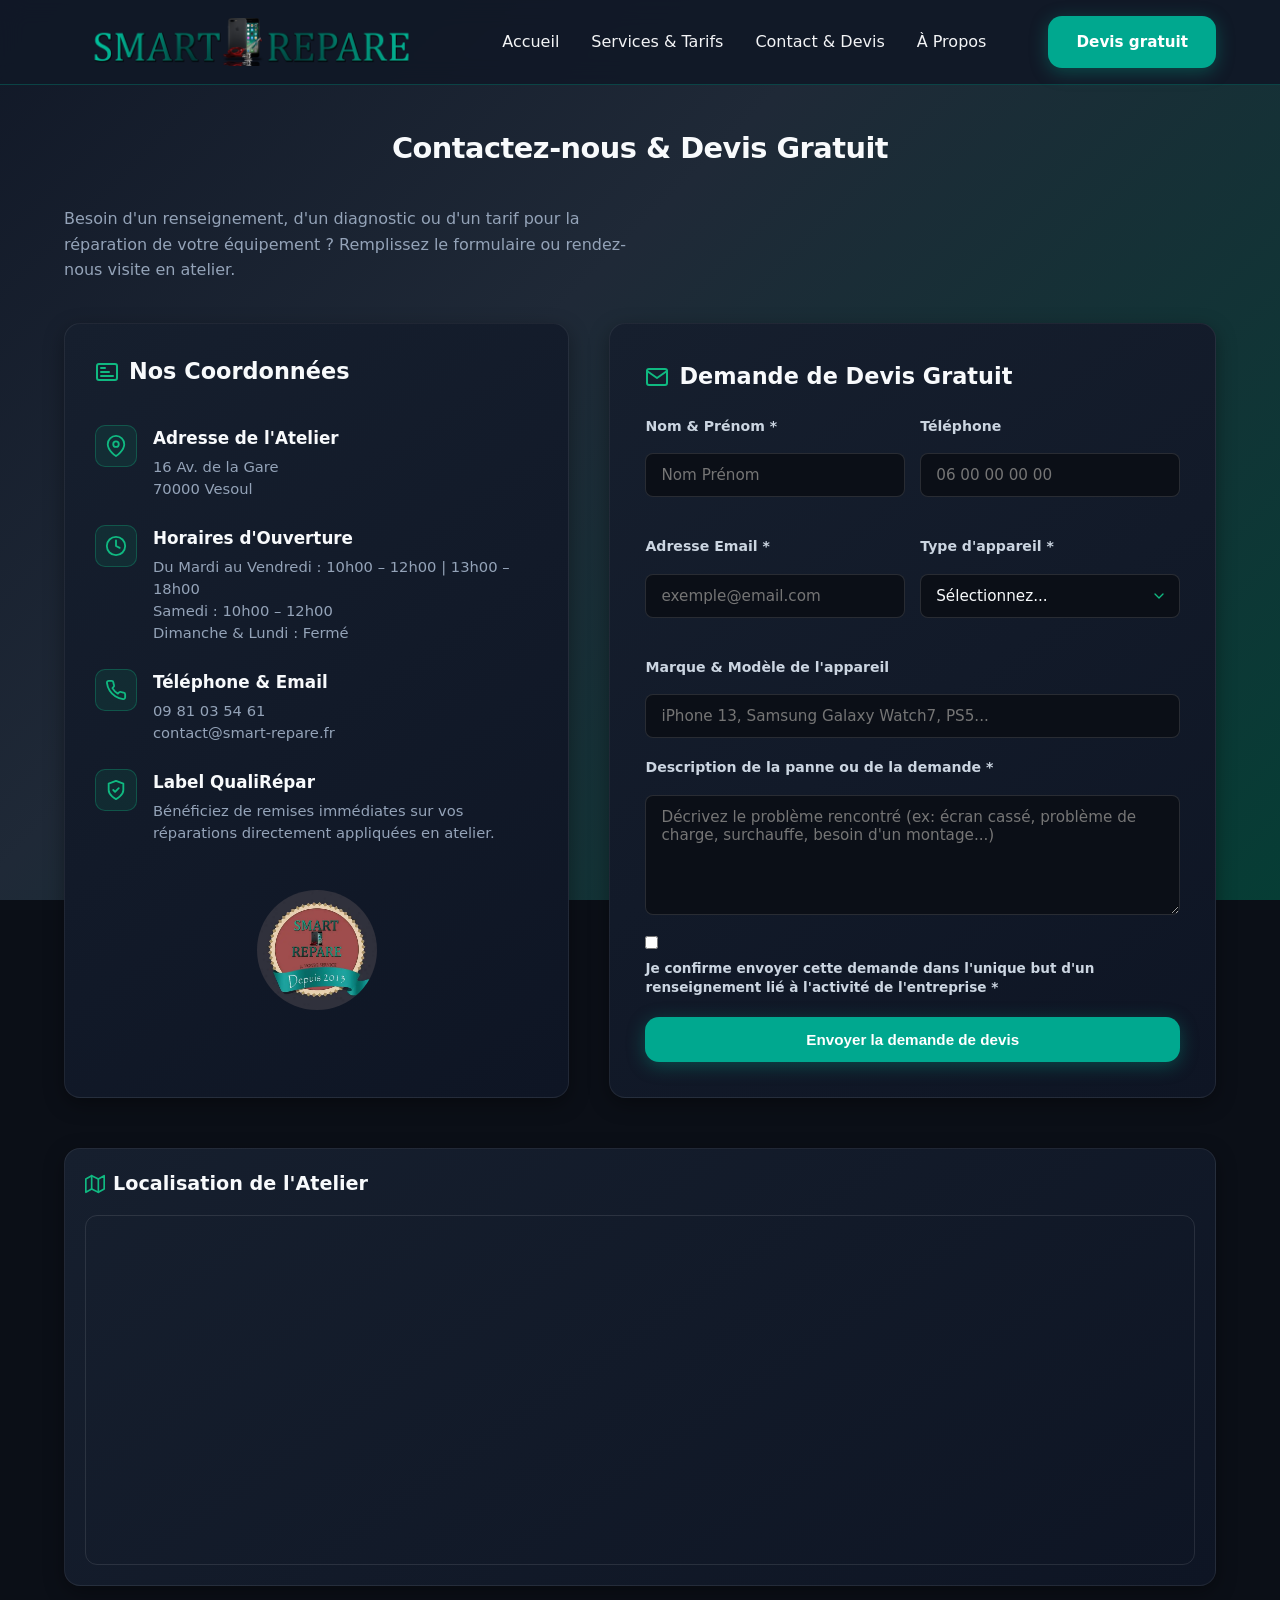
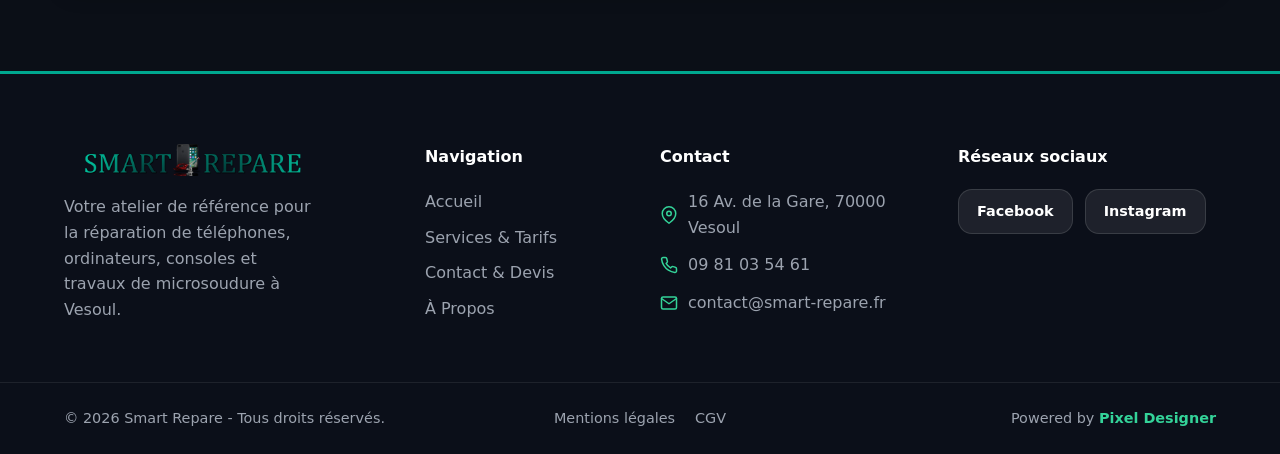
<file: contact.html>
<!DOCTYPE html>
<html lang="fr">
<head>
    <meta charset="UTF-8">
    <meta name="viewport" content="width=device-width, initial-scale=1.0">
    <title>Contact & Devis - Smart Repare</title>
    <link rel="stylesheet" href="style.css?v=3">
    <link rel="icon" type="image/png" href="favicon-96.png">
    <style>
        /* BASE & THÈME SOMBRE */
        body {
            background-color: #0b0f17;
            color: #e2e8f0;
        }

        /* GRILLE CONTACT */
        .contact-grid {
            display: grid;
            grid-template-columns: 1fr 1.2fr;
            gap: 40px;
            margin-bottom: 50px;
        }

        /* BLOCS D'INFORMATIONS */
        .info-card {
            background: linear-gradient(145deg, #161f2e, #0e1524);
            border: 1px solid rgba(255, 255, 255, 0.07);
            border-radius: 16px;
            padding: 30px;
            box-shadow: 0 6px 20px rgba(0, 0, 0, 0.35);
            display: flex;
            flex-direction: column;
            gap: 25px;
        }

        .info-card h2 {
            font-size: 1.4rem;
            color: #f8fafc;
            margin: 0 0 10px 0;
            display: flex;
            align-items: center;
            gap: 10px;
        }

        .info-card h2 svg {
            width: 24px;
            height: 24px;
            stroke: #10b981;
            fill: none;
        }

        .info-item {
            display: flex;
            align-items: flex-start;
            gap: 16px;
            width: 100%;
        }

        .info-item--qualirepar {
            flex-direction: column;
            align-items: stretch;
            flex: 1;
        }

        .info-header {
            display: flex;
            align-items: flex-start;
            gap: 16px;
            width: 100%;
        }

        .info-icon {
            width: 42px;
            height: 42px;
            background: rgba(16, 185, 129, 0.1);
            border: 1px solid rgba(16, 185, 129, 0.3);
            border-radius: 10px;
            display: flex;
            align-items: center;
            justify-content: center;
            flex-shrink: 0;
        }

        .info-icon svg {
            width: 22px;
            height: 22px;
            stroke: #10b981;
            fill: none;
        }

        .info-text h4 {
            font-size: 1.05rem;
            color: #f8fafc;
            margin-bottom: 4px;
        }

        .info-text p, .info-text ul {
            font-size: 0.92rem;
            color: #94a3b8;
            margin: 0;
            line-height: 1.5;
        }

        .info-text ul {
            list-style: none;
            padding: 0;
        }

        .info-text a {
            color: #94a3b8;
            text-decoration: none;
            transition: color 0.2s ease;
        }

        .info-text a:hover {
            color: #10b981;
        }

        /* CONTENEUR CENTRÉ EN PLEINE LARGEUR */
        .qualirepar-wrapper {
            display: flex;
            justify-content: center;
            align-items: center;
            width: 100%;
            margin-top: 20px;
            padding-top: 10px;
        }

        .qualirepar-logo {
            max-width: 120px;
            width: 100%;
            height: auto;
            border-radius: 50%;
            display: block;
        }

        /* BLOC FORMULAIRE */
        .form-card {
            background: linear-gradient(145deg, #161f2e, #0e1524);
            border: 1px solid rgba(255, 255, 255, 0.07);
            border-radius: 16px;
            padding: 35px;
            box-shadow: 0 6px 20px rgba(0, 0, 0, 0.35);
        }

        .form-card h2 {
            font-size: 1.4rem;
            color: #f8fafc;
            margin-bottom: 20px;
            display: flex;
            align-items: center;
            gap: 10px;
        }

        .form-card h2 svg {
            width: 24px;
            height: 24px;
            stroke: #10b981;
            fill: none;
        }

        .form-row {
            display: grid;
            grid-template-columns: 1fr 1fr;
            gap: 15px;
        }

        .form-group {
            margin-bottom: 18px;
        }

        .form-group label {
            display: block;
            font-size: 0.88rem;
            font-weight: 600;
            color: #cbd5e1;
            margin-bottom: 8px;
        }

        .form-control {
            width: 100%;
            background: #0b0f17;
            border: 1px solid rgba(255, 255, 255, 0.12);
            border-radius: 8px;
            padding: 12px 15px;
            color: #f8fafc;
            font-size: 0.95rem;
            font-family: inherit;
            transition: border-color 0.3s ease, box-shadow 0.3s ease;
            box-sizing: border-box;
        }

        .form-control:focus {
            outline: none;
            border-color: #10b981;
            box-shadow: 0 0 10px rgba(16, 185, 129, 0.2);
        }

        select.form-control {
            appearance: none;
            background-image: url("data:image/svg+xml;charset=UTF-8,%3csvg xmlns='http://www.w3.org/2000/svg' viewBox='0 0 24 24' fill='none' stroke='%2310b981' stroke-width='2' stroke-linecap='round' stroke-linejoin='round'%3e%3cpolyline points='6 9 12 15 18 9'%3e%3c/polyline%3e%3c/svg%3e");
            background-repeat: no-repeat;
            background-position: right 12px center;
            background-size: 16px;
        }

        textarea.form-control {
            resize: vertical;
            min-height: 120px;
        }

        /* CARTE LOCALISATION */
        .map-section {
            background: linear-gradient(145deg, #161f2e, #0e1524);
            border: 1px solid rgba(255, 255, 255, 0.07);
            border-radius: 16px;
            padding: 20px;
            box-shadow: 0 6px 20px rgba(0, 0, 0, 0.35);
        }

        .map-container {
            width: 100%;
            height: 350px;
            border-radius: 12px;
            overflow: hidden;
            border: 1px solid rgba(255, 255, 255, 0.1);
        }

        .map-container iframe {
            width: 100%;
            height: 100%;
            border: 0;
        }

        /* RESPONSIVE */
        @media (max-width: 900px) {
            .contact-grid {
                grid-template-columns: 1fr;
            }
            .form-row {
                grid-template-columns: 1fr;
            }
        }
    </style>
</head>

<body>

    <!-- HEADER -->
    <header class="header">
    <div class="container header__wrapper">
        <a href="index.html"><img src="images/logo_sr.webp" alt="Logo" class="header__logo"></a>
        
        <!-- 1. Ajout de id="nav-menu" -->
        <nav class="nav" id="nav-menu">
            <ul class="nav__list">
                <li><a href="index.html" class="nav__link">Accueil</a></li>
                <li><a href="index.html#services" class="nav__link">Services & Tarifs</a></li>
                <li><a href="contact.html" class="nav__link">Contact & Devis</a></li>
                <li><a href="a-propos.html" class="nav__link">À Propos</a></li>
            </ul>
        </nav>

        <!-- 2. Ajout de la classe header__btn (pour le masquer sur mobile) -->
        <a href="contact.html" class="btn btn--primary header__btn">Devis gratuit</a>

        <!-- 3. Ajout du bouton burger -->
        <button class="burger" id="burger-menu" aria-label="Ouvrir le menu">
            <span></span>
            <span></span>
            <span></span>
        </button>
    </div>
</header>

    <!-- BANNIÈRE EN-TÊTE -->
    <section class="section" style="padding: 40px 0 20px 0;">
        <div class="container">
            <h1 class="section-title" style="color: #f8fafc;">Contactez-nous & Devis Gratuit</h1>
            <p style="color: #94a3b8; max-width: 600px; margin: 10px 0 0 0; font-size: 1rem;">
                Besoin d'un renseignement, d'un diagnostic ou d'un tarif pour la réparation de votre équipement ? Remplissez le formulaire ou rendez-nous visite en atelier.
            </p>
        </div>
    </section>

    <section class="section" style="padding-top: 20px;">
        <div class="container">

            <div class="contact-grid">

                <!-- INFORMATIONS PRATIQUES -->
                <div class="info-card">
                    <h2>
                        <svg viewBox="0 0 24 24" stroke-width="2" stroke-linecap="round" stroke-linejoin="round">
                            <rect x="2" y="4" width="20" height="16" rx="2"></rect>
                            <line x1="6" y1="8" x2="10" y2="8"></line>
                            <line x1="6" y1="12" x2="14" y2="12"></line>
                            <line x1="6" y1="16" x2="18" y2="16"></line>
                        </svg>
                        Nos Coordonnées
                    </h2>

                    <div class="info-item">
                        <div class="info-icon">
                            <svg viewBox="0 0 24 24" stroke-width="2" stroke-linecap="round" stroke-linejoin="round"><path d="M21 10c0 7-9 13-9 13s-9-6-9-13a9 9 0 0 1 18 0z"/><circle cx="12" cy="10" r="3"/></svg>
                        </div>
                        <div class="info-text">
                            <h4>Adresse de l'Atelier</h4>
                            <p>16 Av. de la Gare<br>70000 Vesoul</p>
                        </div>
                    </div>

                    <div class="info-item">
                        <div class="info-icon">
                            <svg viewBox="0 0 24 24" stroke-width="2" stroke-linecap="round" stroke-linejoin="round"><circle cx="12" cy="12" r="10"/><polyline points="12 6 12 12 16 14"/></svg>
                        </div>
                        <div class="info-text">
                            <h4>Horaires d'Ouverture</h4>
                            <ul>
                                <li>Du Mardi au Vendredi : 10h00 – 12h00 | 13h00 – 18h00</li>
                                <li>Samedi : 10h00 – 12h00</li>
                                <li>Dimanche & Lundi : Fermé</li>
                            </ul>
                        </div>
                    </div>

                    <div class="info-item">
                        <div class="info-icon">
                            <svg viewBox="0 0 24 24" stroke-width="2" stroke-linecap="round" stroke-linejoin="round"><path d="M22 16.92v3a2 2 0 0 1-2.18 2 19.79 19.79 0 0 1-8.63-3.07 19.5 19.5 0 0 1-6-6 19.79 19.79 0 0 1-3.07-8.67A2 2 0 0 1 4.11 2h3a2 2 0 0 1 2 1.72 12.84 12.84 0 0 0 .7 2.81 2 2 0 0 1-.45 2.11L8.09 9.91a16 16 0 0 0 6 6l1.27-1.27a2 2 0 0 1 2.11-.45 12.84 12.84 0 0 0 2.81.7A2 2 0 0 1 22 16.92z"/></svg>
                        </div>
                        <div class="info-text">
                            <h4>Téléphone & Email</h4>
                            <p><a href="tel:0981035461">09 81 03 54 61</a></p>
                            <p><a href="mailto:contact@smart-repare.fr">contact@smart-repare.fr</a></p>
                        </div>
                    </div>

                    <div class="info-item info-item--qualirepar">
                        <div class="info-header">
                            <div class="info-icon">
                                <svg viewBox="0 0 24 24" stroke-width="2" stroke-linecap="round" stroke-linejoin="round"><path d="M12 22s8-4 8-10V5l-8-3-8 3v7c0 6 8 10 8 10z"/><polyline points="9 12 11 14 15 10"/></svg>
                            </div>
                            <div class="info-text">
                                <h4>Label QualiRépar</h4>
                                <p>Bénéficiez de remises immédiates sur vos réparations directement appliquées en atelier.</p>
                            </div>
                        </div>
                        <div class="qualirepar-wrapper">
                            <img src="images/logo_rond_sr.webp" alt="Smart Repare Logo" class="qualirepar-logo">
                        </div>
                    </div>
                </div>

                <!-- FORMULAIRE DE DEVIS -->
                <div class="form-card">
                    <h2>
                        <svg viewBox="0 0 24 24" stroke-width="2" stroke-linecap="round" stroke-linejoin="round"><path d="M4 4h16c1.1 0 2 .9 2 2v12c0 1.1-.9 2-2 2H4c-1.1 0-2-.9-2-2V6c0-1.1.9-2 2-2z"/><polyline points="22,6 12,13 2,6"/></svg>
                        Demande de Devis Gratuit
                    </h2>
                    <!-- Bloc d'affichage des messages de confirmation / erreur -->

<div id="form-alert" style="display: none; padding: 15px 20px; border-radius: 10px; margin-bottom: 25px; font-weight: 500; font-size: 0.95rem;"></div>
                    <form action="#" method="POST" id="formulaire">
                        <div class="form-row">
                            <div class="form-group">
                                <label for="nom">Nom & Prénom *</label>
                                <input type="text" id="nom" name="nom" class="form-control" placeholder="Nom Prénom" required>
                            </div>
                            <div class="form-group">
                                <label for="telephone">Téléphone</label>
                                <input type="tel" id="telephone" name="telephone" class="form-control" placeholder="06 00 00 00 00">
                            </div>
                        </div>

                        <div class="form-row">
                            <div class="form-group">
                                <label for="email">Adresse Email *</label>
                                <input type="email" id="email" name="email" class="form-control" placeholder="exemple@email.com" required>
                            </div>
                            <div class="form-group">
                                <label for="type-appareil">Type d'appareil *</label>
                                <select id="type-appareil" name="type-appareil" class="form-control" required>
                                    <option value="" disabled selected>Sélectionnez...</option>
                                    <option value="telephone">Téléphone</option>
                                    <option value="tablette">Tablette</option>
                                    <option value="montre-connectee">Montre Connectée</option>
                                    <option value="ordinateur">Ordinateur</option>
                                    <option value="console">Console de Jeux</option>
                                    <option value="trottinette">Trottinettes</option>
                                    <option value="autre">Autre demande</option>
                                </select>
                            </div>
                        </div>

                        <div class="form-group">
                            <label for="modele">Marque & Modèle de l'appareil</label>
                            <input type="text" id="modele" name="modele" class="form-control" placeholder="iPhone 13, Samsung Galaxy Watch7, PS5...">
                        </div>

                        <div class="form-group">
                            <label for="message">Description de la panne ou de la demande *</label>
                            <textarea id="message" name="message" class="form-control" placeholder="Décrivez le problème rencontré (ex: écran cassé, problème de charge, surchauffe, besoin d'un montage...)" required></textarea>
                        </div>

                        <div class="form-group" style="display: flex; align-items: flex-start; gap: 10px; margin-bottom: 20px;">
                            <input type="checkbox" id="confirmation" name="confirmation" required style="margin-top: 3px; accent-color: #10b981; cursor: pointer;">
                            <label for="confirmation" style="font-size: 0.85rem; color: #cbd5e1; cursor: pointer; line-height: 1.4; margin: 0;">
                                Je confirme envoyer cette demande dans l'unique but d'un renseignement lié à l'activité de l'entreprise *
                            </label>
                        </div>

                        <button type="submit" class="btn btn--primary" style="width: 100%; justify-content: center; padding: 14px;">
                            Envoyer la demande de devis
                        </button>
                    </form>
                </div>

            </div>

            <!-- SECTION CARTE -->
            <div class="map-section">
                <h3 style="font-size: 1.2rem; color: #f8fafc; margin-bottom: 15px; display: flex; align-items: center; gap: 8px;">
                    <svg viewBox="0 0 24 24" width="20" height="20" stroke="#10b981" fill="none" stroke-width="2" stroke-linecap="round" stroke-linejoin="round"><polygon points="1 6 1 22 8 18 16 22 23 18 23 2 16 6 8 2 1 6"/><line x1="8" y1="2" x2="8" y2="18"/><line x1="16" y1="6" x2="16" y2="22"/></svg>
                    Localisation de l'Atelier
                </h3>
                <div class="map-container">
                    <iframe 
                        src="https://www.google.com/maps/embed?pb=!1m18!1m12!1m3!1d2688.243512345678!2d6.155!3d47.623!2m3!1f0!2f0!3f0!3m2!1i1024!2i768!4f13.1!3m3!1m2!1s0x47924294d1234567%3A0x0!2s16%20Av.%20de%20la%20Gare%2C%2070000%20Vesoul!5e0!3m2!1sfr!2sfr!4v1680000000000!5m2!1sfr!2sfr" 
                        allowfullscreen="" 
                        loading="lazy" 
                        referrerpolicy="no-referrer-when-downgrade">
                    </iframe>
                </div>
            </div>

        </div>
    </section>

    <!-- FOOTER -->
    <footer class="footer">
        <div class="container footer__grid">
            <div class="footer__col">
                <img src="images/Logo-Bonne-resolution.webp" alt="Smart Repare Logo" class="footer__logo">
                <p class="footer__description">Votre atelier de référence pour la réparation de téléphones, ordinateurs, consoles et travaux de microsoudure à Vesoul.</p>
            </div>

            <div class="footer__col">
                <h4 class="footer__title">Navigation</h4>
                <ul class="footer__links">
                    <li><a href="index.html">Accueil</a></li>
                    <li><a href="index.html#services">Services & Tarifs</a></li>
                    <li><a href="contact.html">Contact & Devis</a></li>
                    <li><a href="a-propos.html">À Propos</a></li>
                </ul>
            </div>

            <div class="footer__col">
                <h4 class="footer__title">Contact</h4>
                <p class="footer__contact-item">
                    <svg class="icon footer__icon" viewBox="0 0 24 24"><path d="M21 10c0 7-9 13-9 13s-9-6-9-13a9 9 0 0 1 18 0z"></path><circle cx="12" cy="10" r="3"></circle></svg>
                    <span>16 Av. de la Gare, 70000 Vesoul</span>
                </p>
                <p class="footer__contact-item">
                    <svg class="icon footer__icon" viewBox="0 0 24 24"><path d="M22 16.92v3a2 2 0 0 1-2.18 2 19.79 19.79 0 0 1-8.63-3.07 19.5 19.5 0 0 1-6-6 19.79 19.79 0 0 1-3.07-8.67A2 2 0 0 1 4.11 2h3a2 2 0 0 1 2 1.72 12.84 12.84 0 0 0 .7 2.81 2 2 0 0 1-.45 2.11L8.09 9.91a16 16 0 0 0 6 6l1.27-1.27a2 2 0 0 1 2.11-.45 12.84 12.84 0 0 0 2.81.7A2 2 0 0 1 22 16.92z"></path></svg>
                    <a href="tel:0981035461">09 81 03 54 61</a>
                </p>
                <p class="footer__contact-item">
                    <svg class="icon footer__icon" viewBox="0 0 24 24"><path d="M4 4h16c1.1 0 2 .9 2 2v12c0 1.1-.9 2-2 2H4c-1.1 0-2-.9-2-2V6c0-1.1.9-2 2-2z"></path><polyline points="22,6 12,13 2,6"></polyline></svg>
                    <a href="mailto:contact@smart-repare.fr">contact@smart-repare.fr</a>
                </p>
            </div>

            <div class="footer__col">
                <h4 class="footer__title">Réseaux sociaux</h4>
                <div class="footer__socials">
                    <a href="https://www.facebook.com/Smart.Repare.Vesoul/" target="_blank" rel="noopener" class="social-btn">Facebook</a>
                    <a href="https://www.instagram.com/smart.repare.vesoul/?hl=fr" target="_blank" rel="noopener" class="social-btn">Instagram</a>
                </div>
            </div>
        </div>

        <div class="footer__bottom">
            <div class="container footer__bottom-wrapper">
                <p>&copy; 2026 Smart Repare - Tous droits réservés.</p>
                <ul class="footer__legal-links">
                    <li><a href="mentions-legales.html">Mentions légales</a></li>
                    <li><a href="cgv.html">CGV</a></li>
                </ul>
                <p class="footer__credit">Powered by <a href="https://studiopixeldesigner.github.io/pixeldesigner/" target="_blank" rel="noopener">Pixel Designer</a></p>
            </div>
        </div>
    </footer>

    <script>
document.addEventListener('DOMContentLoaded', () => {
    const params = new URLSearchParams(window.location.search);
    const status = params.get('status');
    const alertBox = document.getElementById('form-alert');

    if (status && alertBox) {
        if (status === 'success') {
            alertBox.style.display = 'block';
            alertBox.style.backgroundColor = 'rgba(16, 185, 129, 0.15)';
            alertBox.style.border = '1px solid #10b981';
            alertBox.style.color = '#10b981';
            alertBox.textContent = 'Votre message a bien été envoyé ! Nous vous répondrons dans les plus brefs délais.';
        } else if (status === 'error') {
            alertBox.style.display = 'block';
            alertBox.style.backgroundColor = 'rgba(239, 68, 68, 0.15)';
            alertBox.style.border = '1px solid #ef4444';
            alertBox.style.color = '#ef4444';
            alertBox.textContent = 'Une erreur est survenue lors de l\'envoi. Veuillez vérifier vos champs ou nous contacter directement par téléphone.';
        }
    }
});
</script>
<script>
// Version de démonstration : le formulaire n'envoie rien, un message s'affiche à la place.
document.addEventListener('DOMContentLoaded', () => {
    const form = document.getElementById('formulaire');
    const alertBox = document.getElementById('form-alert');
    if (!form || !alertBox) return;
    form.addEventListener('submit', event => {
        event.preventDefault();
        alertBox.style.display = 'block';
        alertBox.style.backgroundColor = 'rgba(56, 189, 248, 0.12)';
        alertBox.style.border = '1px solid #38bdf8';
        alertBox.style.color = '#7dd3fc';
        alertBox.textContent = 'Version de démonstration : ce formulaire n\'envoie pas de message. Pour une demande réelle, appelez le 09 81 03 54 61 ou écrivez à contact@smart-repare.fr.';
        alertBox.scrollIntoView({ behavior: 'smooth', block: 'center' });
    });
});
</script>
<script src="script.js"></script>
</body>
</html>
</file>
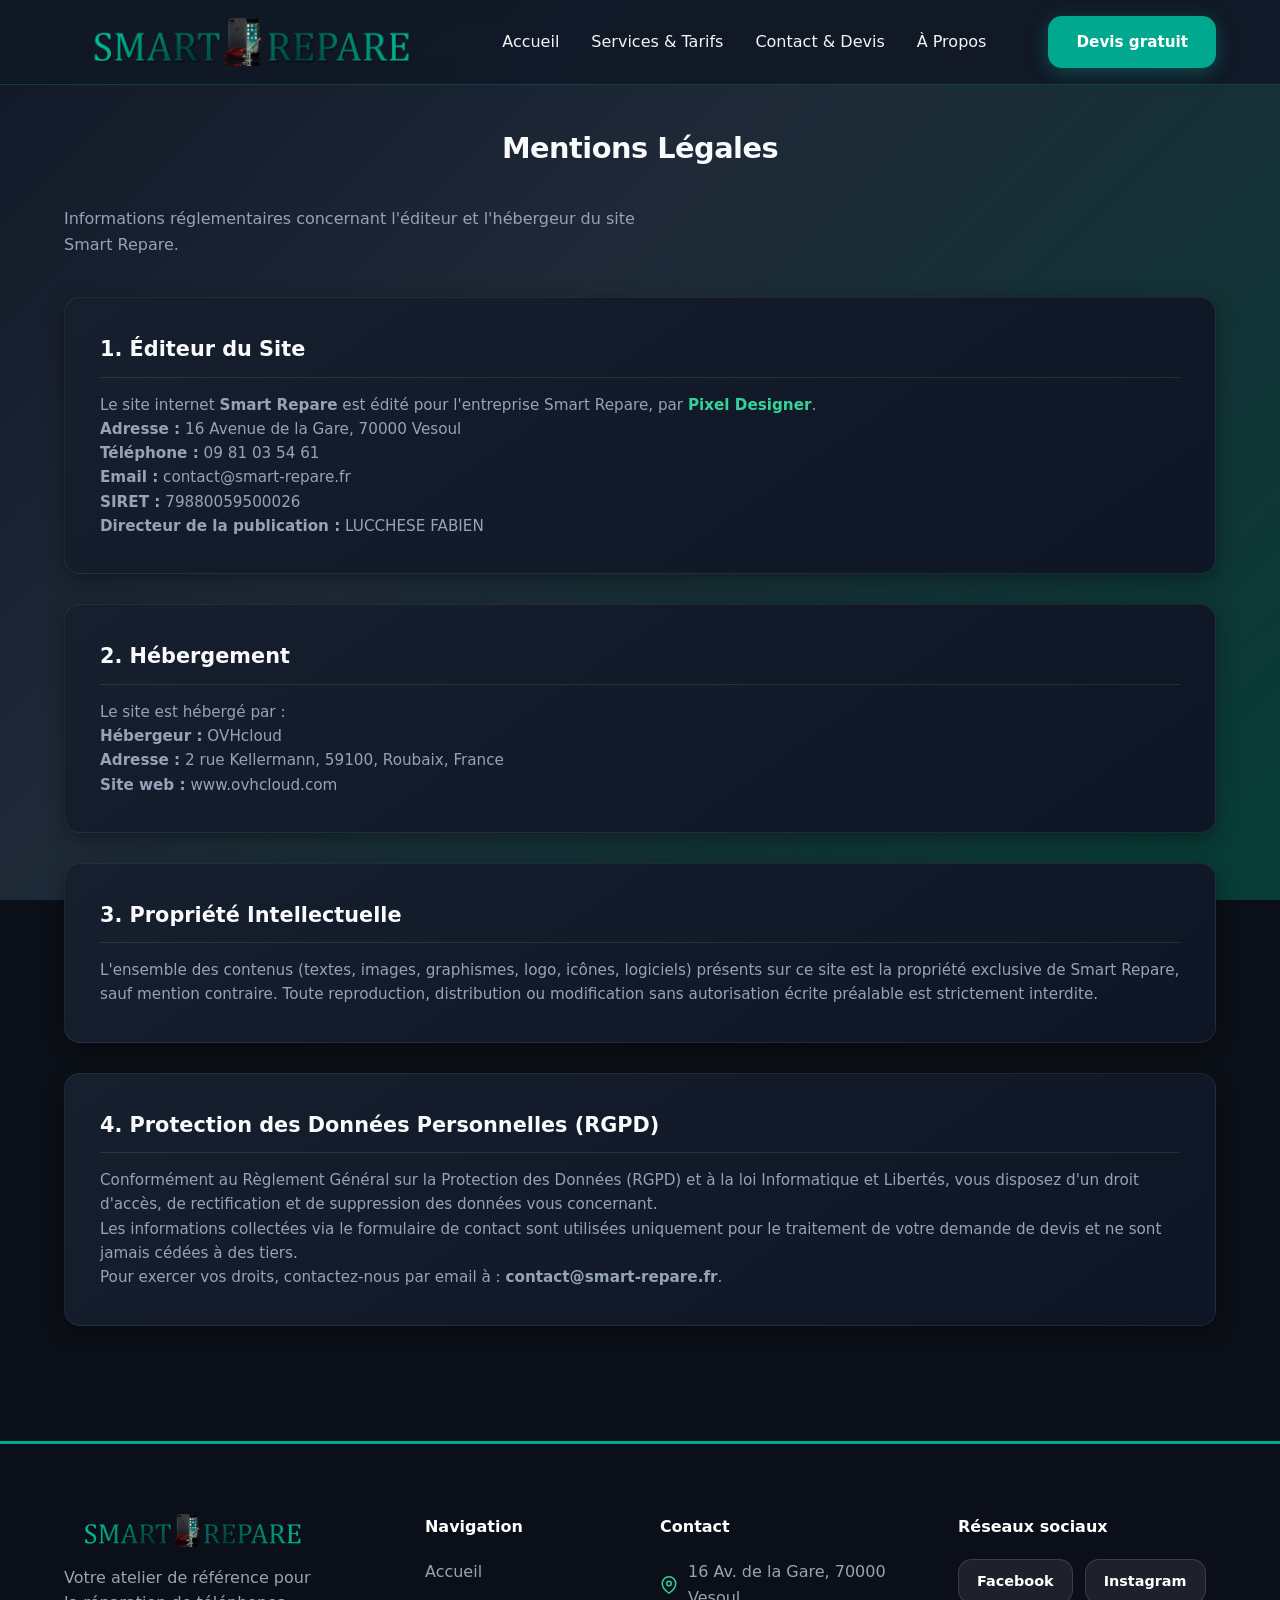
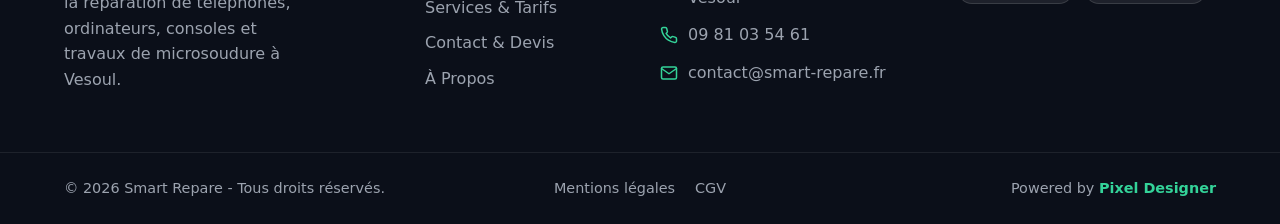
<file: mentions-legales.html>
<!DOCTYPE html>
<html lang="fr">
<head>
    <meta charset="UTF-8">
    <meta name="viewport" content="width=device-width, initial-scale=1.0">
    <title>Mentions Légales - Smart Repare</title>
    <link rel="stylesheet" href="style.css?v=3">
    <link rel="icon" type="image/png" href="favicon-96.png">
    <style>
        body { background-color: #0b0f17; color: #e2e8f0; }
        .legal-card {
            background: linear-gradient(145deg, #161f2e, #0e1524);
            border: 1px solid rgba(255, 255, 255, 0.07);
            border-radius: 16px;
            padding: 35px;
            margin-bottom: 30px;
            box-shadow: 0 6px 20px rgba(0, 0, 0, 0.35);
        }
        .legal-card h2 { color: #f8fafc; font-size: 1.3rem; margin-bottom: 15px; border-bottom: 1px solid rgba(255, 255, 255, 0.1); padding-bottom: 10px; }
        .legal-card p, .legal-card ul { color: #94a3b8; font-size: 0.95rem; line-height: 1.6; }
        .legal-card ul { padding-left: 20px; }
        .legal-card li { margin-bottom: 8px; }
        .legal-card .legal-link { color: #34d399; font-weight: 600; }
        .legal-card .legal-link:hover { color: #ffffff; }
    </style>
</head>
<body>

    <header class="header">
    <div class="container header__wrapper">
        <a href="index.html"><img src="images/logo_sr.webp" alt="Logo" class="header__logo"></a>
        
        <!-- 1. Ajout de id="nav-menu" -->
        <nav class="nav" id="nav-menu">
            <ul class="nav__list">
                <li><a href="index.html" class="nav__link">Accueil</a></li>
                <li><a href="index.html#services" class="nav__link">Services & Tarifs</a></li>
                <li><a href="contact.html" class="nav__link">Contact & Devis</a></li>
                <li><a href="a-propos.html" class="nav__link">À Propos</a></li>
            </ul>
        </nav>

        <!-- 2. Ajout de la classe header__btn (pour le masquer sur mobile) -->
        <a href="contact.html" class="btn btn--primary header__btn">Devis gratuit</a>

        <!-- 3. Ajout du bouton burger -->
        <button class="burger" id="burger-menu" aria-label="Ouvrir le menu">
            <span></span>
            <span></span>
            <span></span>
        </button>
    </div>
</header>

    <section class="section" style="padding: 40px 0 20px 0;">
        <div class="container">
            <h1 class="section-title" style="color: #f8fafc;">Mentions Légales</h1>
            <p style="color: #94a3b8; max-width: 600px; margin-top: 10px;">Informations réglementaires concernant l'éditeur et l'hébergeur du site Smart Repare.</p>
        </div>
    </section>

    <section class="section" style="padding-top: 20px;">
        <div class="container">

            <div class="legal-card">
                <h2>1. Éditeur du Site</h2>
                <p>
                    Le site internet <strong>Smart Repare</strong> est édité pour l'entreprise Smart Repare, par <a href="https://studiopixeldesigner.github.io/pixeldesigner/" target="_blank" rel="noopener" class="legal-link">Pixel Designer</a>.<br>
                    <strong>Adresse :</strong> 16 Avenue de la Gare, 70000 Vesoul<br>
                    <strong>Téléphone :</strong> 09 81 03 54 61<br>
                    <strong>Email :</strong> contact@smart-repare.fr<br>
                    <strong>SIRET :</strong> 79880059500026<br>
                    <strong>Directeur de la publication :</strong> LUCCHESE FABIEN
                </p>
            </div>

            <div class="legal-card">
                <h2>2. Hébergement</h2>
                <p>
                    Le site est hébergé par :<br>
                    <strong>Hébergeur :</strong> OVHcloud<br>
                    <strong>Adresse :</strong> 2 rue Kellermann, 59100, Roubaix, France<br>
                    <strong>Site web :</strong> www.ovhcloud.com
                </p>
            </div>

            <div class="legal-card">
                <h2>3. Propriété Intellectuelle</h2>
                <p>L'ensemble des contenus (textes, images, graphismes, logo, icônes, logiciels) présents sur ce site est la propriété exclusive de Smart Repare, sauf mention contraire. Toute reproduction, distribution ou modification sans autorisation écrite préalable est strictement interdite.</p>
            </div>

            <div class="legal-card">
                <h2>4. Protection des Données Personnelles (RGPD)</h2>
                <p>Conformément au Règlement Général sur la Protection des Données (RGPD) et à la loi Informatique et Libertés, vous disposez d'un droit d'accès, de rectification et de suppression des données vous concernant.</p>
                <p>Les informations collectées via le formulaire de contact sont utilisées uniquement pour le traitement de votre demande de devis et ne sont jamais cédées à des tiers.</p>
                <p>Pour exercer vos droits, contactez-nous par email à : <strong>contact@smart-repare.fr</strong>.</p>
            </div>

        </div>
    </section>

    <footer class="footer">
        <div class="container footer__grid">
            <div class="footer__col">
                <img src="images/Logo-Bonne-resolution.webp" alt="Smart Repare Logo" class="footer__logo">
                <p class="footer__description">Votre atelier de référence pour la réparation de téléphones, ordinateurs, consoles et travaux de microsoudure à Vesoul.</p>
            </div>

            <div class="footer__col">
                <h4 class="footer__title">Navigation</h4>
                <ul class="footer__links">
                    <li><a href="index.html">Accueil</a></li>
                    <li><a href="index.html#services">Services & Tarifs</a></li>
                    <li><a href="contact.html">Contact & Devis</a></li>
                    <li><a href="a-propos.html">À Propos</a></li>
                </ul>
            </div>

            <div class="footer__col">
                <h4 class="footer__title">Contact</h4>
                <p class="footer__contact-item">
                    <svg class="icon footer__icon" viewBox="0 0 24 24"><path d="M21 10c0 7-9 13-9 13s-9-6-9-13a9 9 0 0 1 18 0z"></path><circle cx="12" cy="10" r="3"></circle></svg>
                    <span>16 Av. de la Gare, 70000 Vesoul</span>
                </p>
                <p class="footer__contact-item">
                    <svg class="icon footer__icon" viewBox="0 0 24 24"><path d="M22 16.92v3a2 2 0 0 1-2.18 2 19.79 19.79 0 0 1-8.63-3.07 19.5 19.5 0 0 1-6-6 19.79 19.79 0 0 1-3.07-8.67A2 2 0 0 1 4.11 2h3a2 2 0 0 1 2 1.72 12.84 12.84 0 0 0 .7 2.81 2 2 0 0 1-.45 2.11L8.09 9.91a16 16 0 0 0 6 6l1.27-1.27a2 2 0 0 1 2.11-.45 12.84 12.84 0 0 0 2.81.7A2 2 0 0 1 22 16.92z"></path></svg>
                    <a href="tel:0981035461">09 81 03 54 61</a>
                </p>
                <p class="footer__contact-item">
                    <svg class="icon footer__icon" viewBox="0 0 24 24"><path d="M4 4h16c1.1 0 2 .9 2 2v12c0 1.1-.9 2-2 2H4c-1.1 0-2-.9-2-2V6c0-1.1.9-2 2-2z"></path><polyline points="22,6 12,13 2,6"></polyline></svg>
                    <a href="mailto:contact@smart-repare.fr">contact@smart-repare.fr</a>
                </p>
            </div>

            <div class="footer__col">
                <h4 class="footer__title">Réseaux sociaux</h4>
                <div class="footer__socials">
                    <a href="https://www.facebook.com/Smart.Repare.Vesoul/" target="_blank" rel="noopener" class="social-btn">Facebook</a>
                    <a href="https://www.instagram.com/smart.repare.vesoul/?hl=fr" target="_blank" rel="noopener" class="social-btn">Instagram</a>
                </div>
            </div>
        </div>

        <div class="footer__bottom">
            <div class="container footer__bottom-wrapper">
                <p>&copy; 2026 Smart Repare - Tous droits réservés.</p>
                <ul class="footer__legal-links">
                    <li><a href="mentions-legales.html">Mentions légales</a></li>
                    <li><a href="cgv.html">CGV</a></li>
                </ul>
                <p class="footer__credit">Powered by <a href="https://studiopixeldesigner.github.io/pixeldesigner/" target="_blank" rel="noopener">Pixel Designer</a></p>
            </div>
        </div>
    </footer>

<script src="script.js"></script>
</body>
</html>
</file>
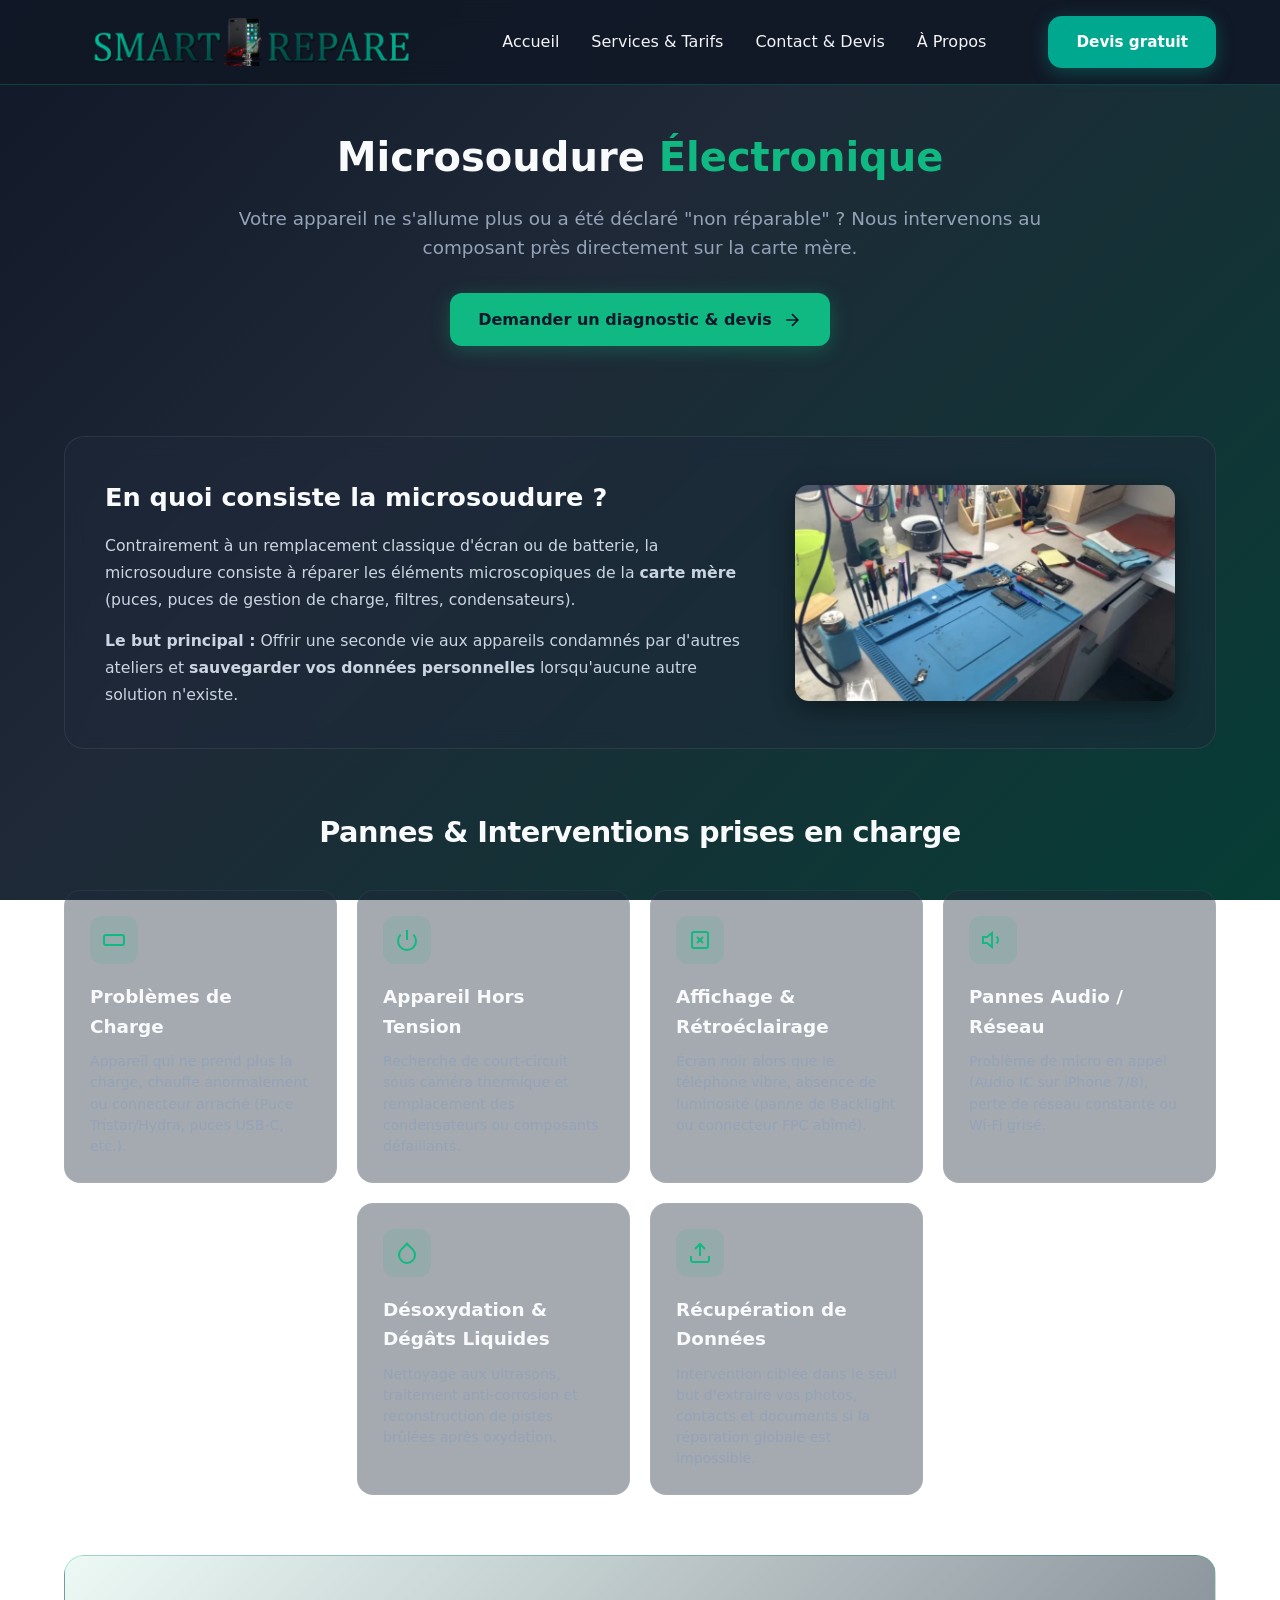
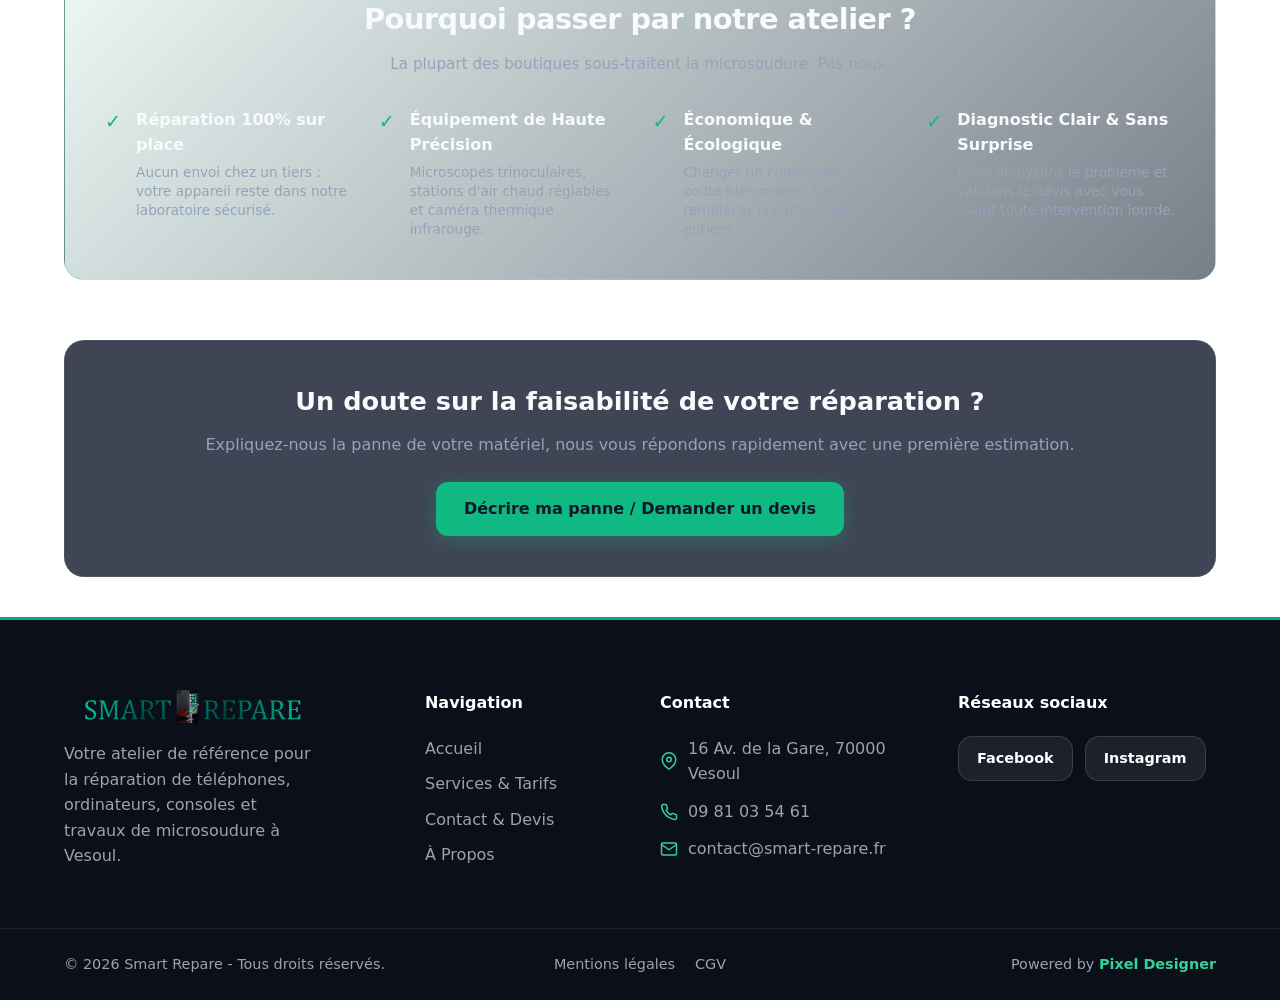
<file: microsoudure.html>
<!DOCTYPE html>
<html lang="fr">
<head>
    <meta charset="UTF-8">
    <meta name="viewport" content="width=device-width, initial-scale=1.0">
    <title>Microsoudure Électronique</title>
    <link rel="stylesheet" href="style.css?v=3">
    <link rel="icon" type="image/png" href="favicon-96.png">
</head>
<body>

    <!-- TON CODE ACTUEL ICI -->
    <div class="container">
        <!-- ... tout le contenu que tu viens d'envoyer ... -->
    </div>

    <script src="script.js"></script>
</body>
</html>

<header class="header">
    <div class="container header__wrapper">
        <a href="index.html"><img src="images/logo_sr.webp" alt="Logo" class="header__logo"></a>
        
        <!-- 1. Ajout de id="nav-menu" -->
        <nav class="nav" id="nav-menu">
            <ul class="nav__list">
                <li><a href="index.html" class="nav__link">Accueil</a></li>
                <li><a href="index.html#services" class="nav__link">Services & Tarifs</a></li>
                <li><a href="contact.html" class="nav__link">Contact & Devis</a></li>
                <li><a href="a-propos.html" class="nav__link">À Propos</a></li>
            </ul>
        </nav>

        <!-- 2. Ajout de la classe header__btn (pour le masquer sur mobile) -->
        <a href="contact.html" class="btn btn--primary header__btn">Devis gratuit</a>

        <!-- 3. Ajout du bouton burger -->
        <button class="burger" id="burger-menu" aria-label="Ouvrir le menu">
            <span></span>
            <span></span>
            <span></span>
        </button>
    </div>
</header>

<div class="container">

    <!-- HERO SECTION -->
    <section class="micro-hero">
        <h1>Microsoudure <span>Électronique</span></h1>
        <p>Votre appareil ne s'allume plus ou a été déclaré "non réparable" ? Nous intervenons au composant près directement sur la carte mère.</p>
        <a href="contact.html" class="btn-primary">
            <span>Demander un diagnostic & devis</span>
            <svg width="20" height="20" viewBox="0 0 24 24" fill="none" stroke="currentColor" stroke-width="2"><path d="M5 12h14M12 5l7 7-7 7"/></svg>
        </a>
    </section>

    <!-- LE PRINCIPE ET LE BUT -->
    <section class="micro-concept">
        <div class="micro-concept__text">
            <h2>En quoi consiste la microsoudure ?</h2>
            <p>
                Contrairement à un remplacement classique d'écran ou de batterie, la microsoudure consiste à réparer les éléments microscopiques de la <strong>carte mère</strong> (puces, puces de gestion de charge, filtres, condensateurs).
            </p>
            <p style="margin-top: 15px;">
                <strong>Le but principal :</strong> Offrir une seconde vie aux appareils condamnés par d'autres ateliers et <strong>sauvegarder vos données personnelles</strong> lorsqu'aucune autre solution n'existe.
            </p>
        </div>
        <div class="micro-concept__image">
            <img src="images/microsoudure-atelier.webp" alt="Réparation carte mère sous microscope">
        </div>
    </section>

    <!-- POSSIBILITÉS DE RÉPARATIONS -->
    <h2 class="section-title">Pannes & Interventions prises en charge</h2>
    <div class="micro-grid">

        <div class="micro-card">
            <div class="micro-card__icon">
                <svg width="24" height="24" viewBox="0 0 24 24" fill="none" stroke="currentColor" stroke-width="2"><rect x="2" y="7" width="20" height="10" rx="2"/><path d="M6 11h.01M10 11h.01"/></svg>
            </div>
            <h3>Problèmes de Charge</h3>
            <p>Appareil qui ne prend plus la charge, chauffe anormalement ou connecteur arraché (Puce Tristar/Hydra, puces USB-C, etc.).</p>
        </div>

        <div class="micro-card">
            <div class="micro-card__icon">
                <svg width="24" height="24" viewBox="0 0 24 24" fill="none" stroke="currentColor" stroke-width="2"><path d="M18.36 6.64a9 9 0 1 1-12.73 0"/><line x1="12" y1="2" x2="12" y2="12"/></svg>
            </div>
            <h3>Appareil Hors Tension</h3>
            <p>Recherche de court-circuit sous caméra thermique et remplacement des condensateurs ou composants défaillants.</p>
        </div>

        <div class="micro-card">
            <div class="micro-card__icon">
                <svg width="24" height="24" viewBox="0 0 24 24" fill="none" stroke="currentColor" stroke-width="2"><rect x="4" y="4" width="16" height="16" rx="2"/><line x1="9" y1="9" x2="15" y2="15"/><line x1="15" y1="9" x2="9" y2="15"/></svg>
            </div>
            <h3>Affichage & Rétroéclairage</h3>
            <p>Écran noir alors que le téléphone vibre, absence de luminosité (panne de Backlight ou connecteur FPC abîmé).</p>
        </div>

        <div class="micro-card">
    <div class="micro-card__icon">
        <svg width="24" height="24" viewBox="0 0 24 24" fill="none" stroke="currentColor" stroke-width="2"><polygon points="11 5 6 9 2 9 2 15 6 15 11 19 11 5"/><path d="M15.54 8.46a5 5 0 0 1 0 7.07"/></svg>
    </div>
    <h3>Pannes Audio / Réseau</h3>
    <p>Problème de micro en appel (Audio IC sur iPhone 7/8), perte de réseau constante ou Wi-Fi grisé.</p>
</div>

        <div class="micro-card">
            <div class="micro-card__icon">
                <svg width="24" height="24" viewBox="0 0 24 24" fill="none" stroke="currentColor" stroke-width="2"><path d="M12 2.69l5.66 5.66a8 8 0 1 1-11.31 0z"/></svg>
            </div>
            <h3>Désoxydation & Dégâts Liquides</h3>
            <p>Nettoyage aux ultrasons, traitement anti-corrosion et reconstruction de pistes brûlées après oxydation.</p>
        </div>

        <div class="micro-card">
            <div class="micro-card__icon">
                <svg width="24" height="24" viewBox="0 0 24 24" fill="none" stroke="currentColor" stroke-width="2"><path d="M21 15v4a2 2 0 0 1-2 2H5a2 2 0 0 1-2-2v-4"/><polyline points="17 8 12 3 7 8"/><line x1="12" y1="3" x2="12" y2="15"/></svg>
            </div>
            <h3>Récupération de Données</h3>
            <p>Intervention ciblée dans le seul but d'extraire vos photos, contacts et documents si la réparation globale est impossible.</p>
        </div>

    </div>

    <!-- AVANTAGES AVEC ATELIER INTERNE -->
    <section class="advantages-box">
        <h2 class="section-title" style="margin-bottom: 10px;">Pourquoi passer par notre atelier ?</h2>
        <p style="text-align: center; color: #94a3b8; font-size: 0.95rem;">La plupart des boutiques sous-traitent la microsoudure. Pas nous.</p>

        <div class="advantages-grid">
            <div class="adv-item">
                <div class="adv-item__icon">✓</div>
                <div>
                    <h4>Réparation 100% sur place</h4>
                    <p>Aucun envoi chez un tiers : votre appareil reste dans notre laboratoire sécurisé.</p>
                </div>
            </div>

            <div class="adv-item">
                <div class="adv-item__icon">✓</div>
                <div>
                    <h4>Équipement de Haute Précision</h4>
                    <p>Microscopes trinoculaires, stations d'air chaud réglables et caméra thermique infrarouge.</p>
                </div>
            </div>

            <div class="adv-item">
                <div class="adv-item__icon">✓</div>
                <div>
                    <h4>Économique & Écologique</h4>
                    <p>Changer un composant à 5 € coûte bien moins cher que remplacer la carte mère entière.</p>
                </div>
            </div>

            <div class="adv-item">
                <div class="adv-item__icon">✓</div>
                <div>
                    <h4>Diagnostic Clair & Sans Surprise</h4>
                    <p>Nous analysons le problème et validons le devis avec vous avant toute intervention lourde.</p>
                </div>
            </div>
        </div>
    </section>

    <!-- BANNIÈRE FINALE CTA -->
    <section class="micro-cta">
        <h2>Un doute sur la faisabilité de votre réparation ?</h2>
        <p>Expliquez-nous la panne de votre matériel, nous vous répondons rapidement avec une première estimation.</p>
        <a href="contact.html" class="btn-primary">
            <span>Décrire ma panne / Demander un devis</span>
        </a>
    </section>

</div>

<footer class="footer">
        <div class="container footer__grid">
            <div class="footer__col">
                <img src="images/Logo-Bonne-resolution.webp" alt="Smart Repare Logo" class="footer__logo">
                <p class="footer__description">Votre atelier de référence pour la réparation de téléphones, ordinateurs, consoles et travaux de microsoudure à Vesoul.</p>
            </div>

            <div class="footer__col">
                <h4 class="footer__title">Navigation</h4>
                <ul class="footer__links">
                    <li><a href="index.html">Accueil</a></li>
                    <li><a href="index.html#services">Services & Tarifs</a></li>
                    <li><a href="contact.html">Contact & Devis</a></li>
                    <li><a href="a-propos.html">À Propos</a></li>
                </ul>
            </div>

            <div class="footer__col">
                <h4 class="footer__title">Contact</h4>
                <p class="footer__contact-item">
                    <svg class="icon footer__icon" viewBox="0 0 24 24"><path d="M21 10c0 7-9 13-9 13s-9-6-9-13a9 9 0 0 1 18 0z"></path><circle cx="12" cy="10" r="3"></circle></svg>
                    <span>16 Av. de la Gare, 70000 Vesoul</span>
                </p>
                <p class="footer__contact-item">
                    <svg class="icon footer__icon" viewBox="0 0 24 24"><path d="M22 16.92v3a2 2 0 0 1-2.18 2 19.79 19.79 0 0 1-8.63-3.07 19.5 19.5 0 0 1-6-6 19.79 19.79 0 0 1-3.07-8.67A2 2 0 0 1 4.11 2h3a2 2 0 0 1 2 1.72 12.84 12.84 0 0 0 .7 2.81 2 2 0 0 1-.45 2.11L8.09 9.91a16 16 0 0 0 6 6l1.27-1.27a2 2 0 0 1 2.11-.45 12.84 12.84 0 0 0 2.81.7A2 2 0 0 1 22 16.92z"></path></svg>
                    <a href="tel:0981035461">09 81 03 54 61</a>
                </p>
                <p class="footer__contact-item">
                    <svg class="icon footer__icon" viewBox="0 0 24 24"><path d="M4 4h16c1.1 0 2 .9 2 2v12c0 1.1-.9 2-2 2H4c-1.1 0-2-.9-2-2V6c0-1.1.9-2 2-2z"></path><polyline points="22,6 12,13 2,6"></polyline></svg>
                    <a href="mailto:contact@smart-repare.fr">contact@smart-repare.fr</a>
                </p>
            </div>

            <div class="footer__col">
                <h4 class="footer__title">Réseaux sociaux</h4>
                <div class="footer__socials">
                    <a href="https://www.facebook.com/Smart.Repare.Vesoul/" target="_blank" rel="noopener" class="social-btn">Facebook</a>
                    <a href="https://www.instagram.com/smart.repare.vesoul/?hl=fr" target="_blank" rel="noopener" class="social-btn">Instagram</a>
                </div>
            </div>
        </div>

        <div class="footer__bottom">
            <div class="container footer__bottom-wrapper">
                <p>&copy; 2026 Smart Repare - Tous droits réservés.</p>
                <ul class="footer__legal-links">
                    <li><a href="mentions-legales.html">Mentions légales</a></li>
                    <li><a href="cgv.html">CGV</a></li>
                </ul>
                <p class="footer__credit">Powered by <a href="https://studiopixeldesigner.github.io/pixeldesigner/" target="_blank" rel="noopener">Pixel Designer</a></p>
            </div>
        </div>
    </footer>
</file>
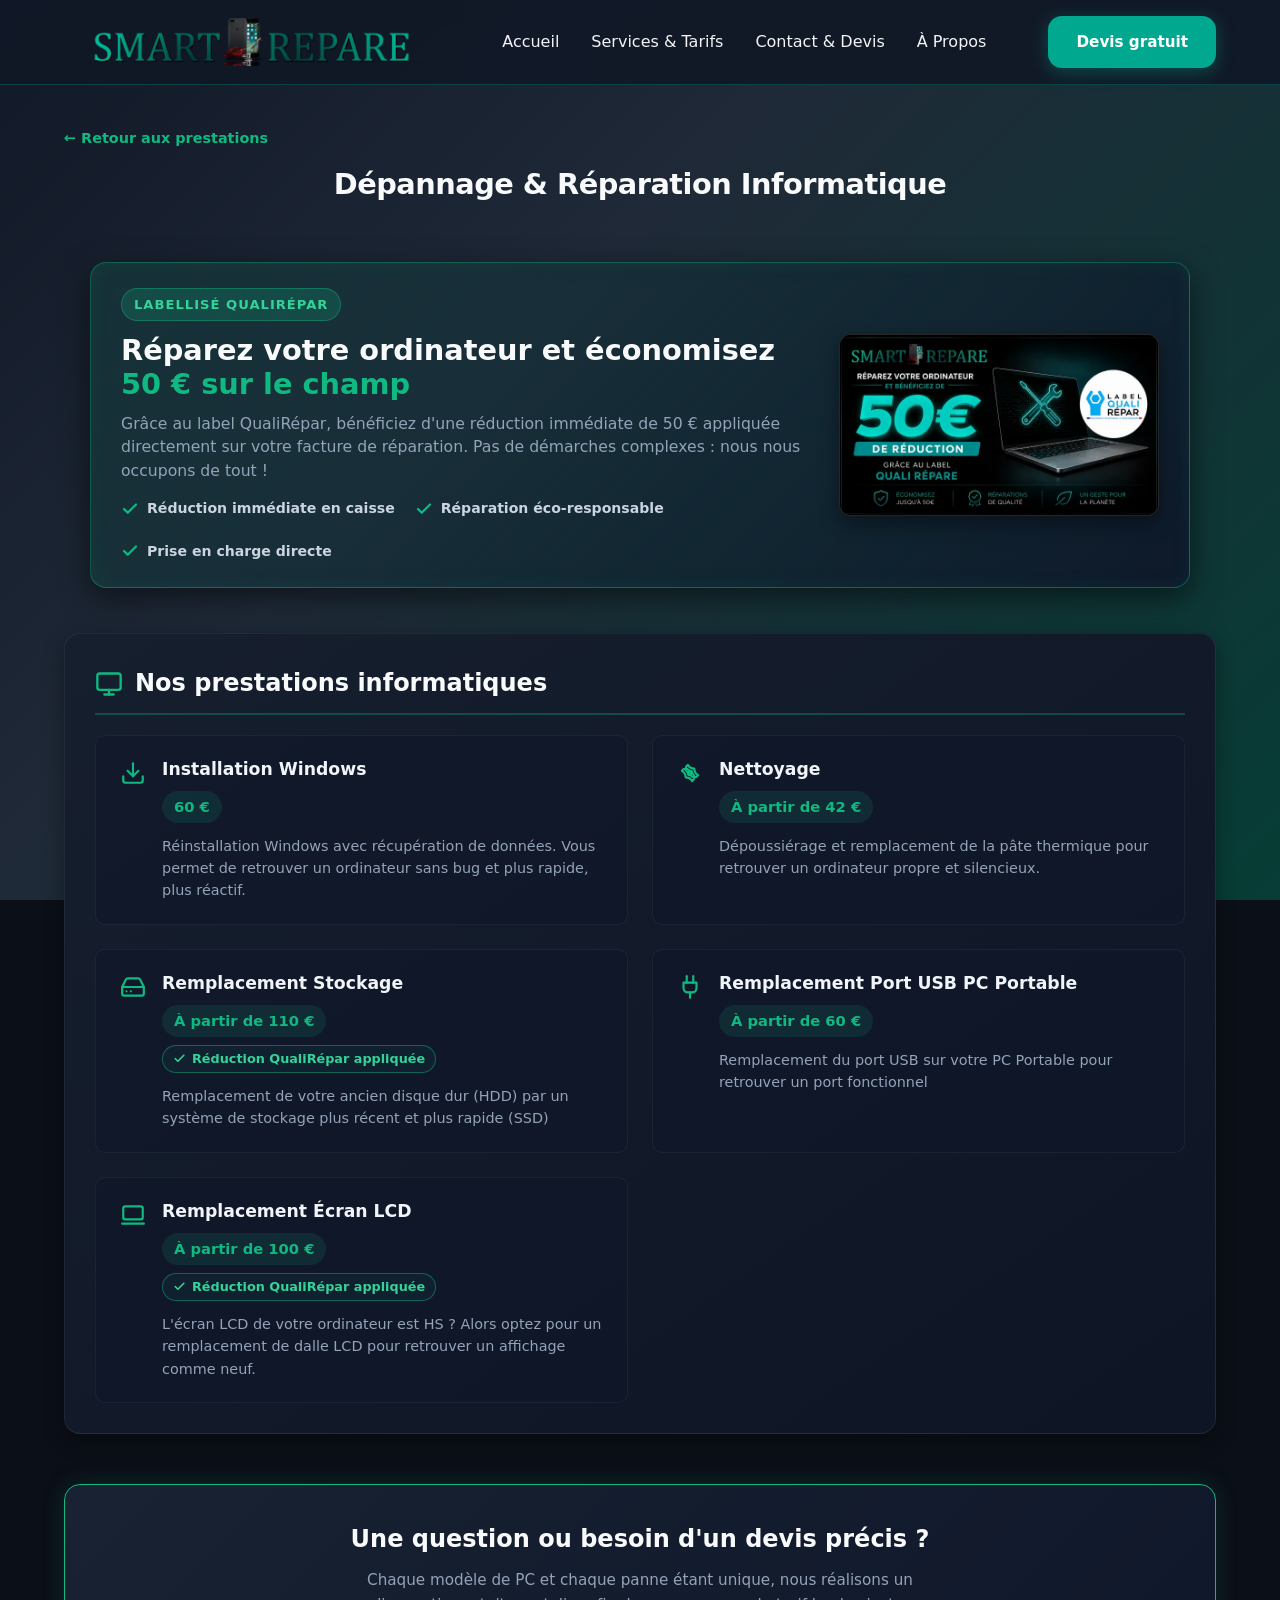
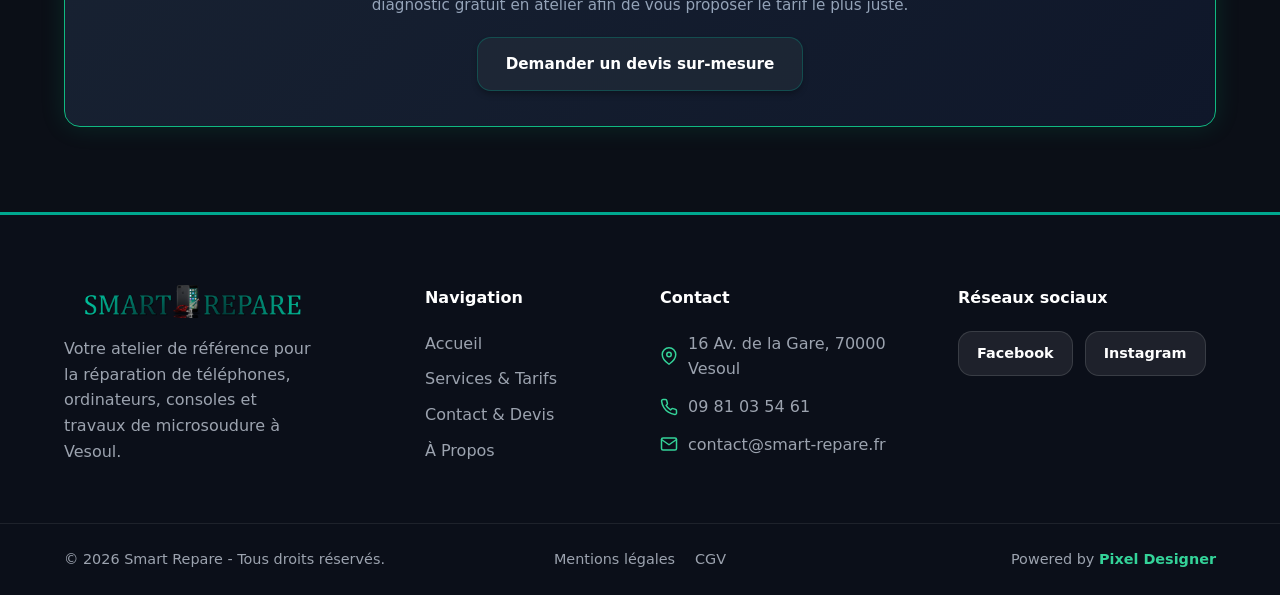
<file: ordinateurs.html>
<!DOCTYPE html>
<html lang="fr">
<head>
    <meta charset="UTF-8">
    <meta name="viewport" content="width=device-width, initial-scale=1.0">
    <title>Réparation Ordinateurs</title>
    <link rel="stylesheet" href="style.css?v=3">
    <link rel="icon" type="image/png" href="favicon-96.png">
    <style>
        /* BASE & THÈME SOMBRE */
        body {
            background-color: #0b0f17;
            color: #e2e8f0;
        }

        /* BANNIÈRE QUALIRÉPAR */
        .qualirepar-banner {
            background: linear-gradient(135deg, rgba(16, 185, 129, 0.12) 0%, rgba(15, 23, 42, 0.95) 100%);
            border: 1px solid rgba(16, 185, 129, 0.4);
            border-radius: 16px;
            padding: 25px 30px;
            margin: 0 auto 45px auto;
            max-width: 1100px;
            box-shadow: 0 10px 30px rgba(0, 0, 0, 0.5), inset 0 0 20px rgba(16, 185, 129, 0.08);
            display: flex;
            align-items: center;
            justify-content: space-between;
            gap: 30px;
            backdrop-filter: blur(10px);
        }

        .qualirepar-content {
            flex: 1;
        }

        .qualirepar-badge {
            display: inline-block;
            background: rgba(16, 185, 129, 0.2);
            color: #34d399;
            font-size: 0.82rem;
            font-weight: 700;
            text-transform: uppercase;
            letter-spacing: 1px;
            padding: 5px 12px;
            border-radius: 20px;
            border: 1px solid rgba(16, 185, 129, 0.4);
            margin-bottom: 12px;
        }

        .qualirepar-content h2 {
            font-size: 1.8rem;
            color: #f8fafc;
            margin-bottom: 10px;
            line-height: 1.2;
        }

        .qualirepar-content h2 span {
            color: #10b981;
        }

        .qualirepar-content p {
            color: #94a3b8;
            font-size: 0.98rem;
            line-height: 1.5;
            margin-bottom: 15px;
        }

        .qualirepar-features {
            display: flex;
            gap: 20px;
            flex-wrap: wrap;
        }

        .qualirepar-feature-item {
            display: flex;
            align-items: center;
            gap: 8px;
            font-size: 0.88rem;
            color: #cbd5e1;
            font-weight: 600;
        }

        .qualirepar-feature-item svg {
            width: 18px;
            height: 18px;
            stroke: #10b981;
            flex-shrink: 0;
        }

        /* ENCADRÉ IMAGE QUALIRÉPAR */
        .qualirepar-img-wrapper {
            width: 320px;
            max-width: 100%;
            border-radius: 12px;
            overflow: hidden;
            border: 1px solid rgba(255, 255, 255, 0.15);
            box-shadow: 0 8px 20px rgba(0, 0, 0, 0.4);
            flex-shrink: 0;
            background: #000;
        }

        .qualirepar-img-wrapper img {
            width: 100%;
            height: auto;
            display: block;
            object-fit: cover;
        }

        /* SECTIONS DE PRESTATIONS */
        .services-section-title {
            font-size: 1.5rem;
            color: #f8fafc;
            margin-bottom: 20px;
            display: flex;
            align-items: center;
            gap: 12px;
            border-bottom: 2px solid rgba(16, 185, 129, 0.3);
            padding-bottom: 10px;
        }

        .services-section-title svg {
            width: 28px;
            height: 28px;
            stroke: #10b981;
            fill: none;
            flex-shrink: 0;
        }

        .services-block {
            background: linear-gradient(145deg, #161f2e, #0e1524);
            border: 1px solid rgba(255, 255, 255, 0.07);
            border-radius: 16px;
            padding: 30px;
            margin-bottom: 40px;
            box-shadow: 0 6px 20px rgba(0, 0, 0, 0.35);
        }

        .services-list-grid {
            display: grid;
            grid-template-columns: repeat(auto-fit, minmax(min(360px, 100%), 1fr));
            gap: 24px;
        }

        .service-item {
            background: rgba(15, 23, 42, 0.6);
            border: 1px solid rgba(255, 255, 255, 0.05);
            border-radius: 10px;
            padding: 22px 24px;
            display: flex;
            align-items: flex-start;
            gap: 16px;
            transition: border-color 0.3s ease, transform 0.2s ease;
        }

        .service-item:hover {
            border-color: rgba(16, 185, 129, 0.4);
            transform: translateY(-2px);
        }

        .service-icon {
            width: 26px;
            height: 26px;
            flex-shrink: 0;
            margin-top: 2px;
        }

        .service-icon svg {
            width: 100%;
            height: 100%;
            stroke: #10b981;
            fill: none;
        }

        .service-text h4 {
            font-size: 1.05rem;
            color: #f1f5f9;
            margin-bottom: 4px;
            font-weight: 600;
        }

        .service-text p {
            font-size: 0.88rem;
            color: #94a3b8;
            line-height: 1.4;
            margin: 0;
        }

        .service-text {
            flex: 1;
        }

        .service-text h4 {
            display: flex;
            justify-content: space-between;
            align-items: center;
            flex-wrap: wrap;
            gap: 8px;
        }

        .service-price {
            font-size: 0.85rem;
            color: #10b981;
            background: rgba(16, 185, 129, 0.12);
            padding: 2px 8px;
            border-radius: 20px;
            font-weight: 600;
            white-space: nowrap;
        }

        .services-empty {
            color: #94a3b8;
            text-align: center;
            margin: 0;
        }

        /* Carte de service : nom, puis tarif + mention QualiRépar, puis description */
        .service-text h4 {
            display: block;
            font-size: 1.08rem;
            line-height: 1.35;
            margin-bottom: 10px;
        }

        .service-price-row {
            display: flex;
            flex-wrap: wrap;
            align-items: center;
            gap: 8px;
            margin-bottom: 12px;
        }

        .service-price-row:last-child {
            margin-bottom: 0;
        }

        .service-price {
            font-size: 0.92rem;
            padding: 4px 12px;
        }

        .service-qualirepar {
            display: inline-flex;
            align-items: center;
            gap: 6px;
            font-size: 0.8rem;
            font-weight: 600;
            color: #34d399;
            background: rgba(16, 185, 129, 0.06);
            border: 1px solid rgba(16, 185, 129, 0.45);
            padding: 3px 10px;
            border-radius: 20px;
            max-width: 100%;
        }

        .service-qualirepar svg {
            width: 13px;
            height: 13px;
            flex-shrink: 0;
        }

        .service-text p {
            font-size: 0.9rem;
            line-height: 1.55;
        }

        /* Petits écrans : un peu moins de marges pour laisser la place au contenu */
        @media (max-width: 480px) {
            .services-block {
                padding: 20px 16px;
            }

            .service-item {
                padding: 18px 16px;
                gap: 12px;
            }
        }

        /* CALL TO ACTION BOTTOM */
        .cta-box {
            background: linear-gradient(135deg, #182232, #0f172a);
            border: 1px solid #10b981;
            border-radius: 16px;
            padding: 35px;
            text-align: center;
            margin-top: 50px;
            box-shadow: 0 0 25px rgba(16, 185, 129, 0.15);
        }

        .cta-box h3 {
            font-size: 1.5rem;
            color: #f8fafc;
            margin-bottom: 10px;
        }

        .cta-box p {
            color: #94a3b8;
            max-width: 600px;
            margin: 0 auto 20px auto;
            font-size: 0.95rem;
        }

        /* RESPONSIVE */
        @media (max-width: 850px) {
            .qualirepar-banner {
                flex-direction: column;
                text-align: center;
            }
            .qualirepar-features {
                justify-content: center;
            }
            .qualirepar-img-wrapper {
                width: 100%;
            }
        }
    </style>
</head>
<body>

    <!-- HEADER -->
    <header class="header">
    <div class="container header__wrapper">
        <a href="index.html"><img src="images/logo_sr.webp" alt="Logo" class="header__logo"></a>
        
        <!-- 1. Ajout de id="nav-menu" -->
        <nav class="nav" id="nav-menu">
            <ul class="nav__list">
                <li><a href="index.html" class="nav__link">Accueil</a></li>
                <li><a href="index.html#services" class="nav__link">Services & Tarifs</a></li>
                <li><a href="contact.html" class="nav__link">Contact & Devis</a></li>
                <li><a href="a-propos.html" class="nav__link">À Propos</a></li>
            </ul>
        </nav>

        <!-- 2. Ajout de la classe header__btn (pour le masquer sur mobile) -->
        <a href="contact.html" class="btn btn--primary header__btn">Devis gratuit</a>

        <!-- 3. Ajout du bouton burger -->
        <button class="burger" id="burger-menu" aria-label="Ouvrir le menu">
            <span></span>
            <span></span>
            <span></span>
        </button>
    </div>
</header>

    <!-- BANNIÈRE EN-TÊTE -->
    <section class="section" style="padding: 40px 0 20px 0;">
        <div class="container text-center">
            <a href="index.html#services" style="color: #10b981; text-decoration: none; font-weight: 600; font-size: 0.9rem;">← Retour aux prestations</a>
            <h1 class="section-title" style="margin-top: 10px; color: #f8fafc;">Dépannage & Réparation Informatique</h1>
        </div>
    </section>

    <section class="section" style="padding-top: 0;">
        <div class="container">

            <!-- AFFICHAGE QUALIRÉPAR (50€ DE RÉDUCTION) -->
            <div class="qualirepar-banner">
                <div class="qualirepar-content">
                    <span class="qualirepar-badge">Labellisé QualiRépar</span>
                    <h2>Réparez votre ordinateur et économisez <span>50 € sur le champ</span></h2>
                    <p>Grâce au label QualiRépar, bénéficiez d'une réduction immédiate de 50 € appliquée directement sur votre facture de réparation. Pas de démarches complexes : nous nous occupons de tout !</p>
                    <div class="qualirepar-features">
                        <div class="qualirepar-feature-item">
                            <svg viewBox="0 0 24 24" fill="none" stroke-width="3" stroke-linecap="round" stroke-linejoin="round"><polyline points="20 6 9 17 4 12"/></svg>
                            Réduction immédiate en caisse
                        </div>
                        <div class="qualirepar-feature-item">
                            <svg viewBox="0 0 24 24" fill="none" stroke-width="3" stroke-linecap="round" stroke-linejoin="round"><polyline points="20 6 9 17 4 12"/></svg>
                            Réparation éco-responsable
                        </div>
                        <div class="qualirepar-feature-item">
                            <svg viewBox="0 0 24 24" fill="none" stroke-width="3" stroke-linecap="round" stroke-linejoin="round"><polyline points="20 6 9 17 4 12"/></svg>
                            Prise en charge directe
                        </div>
                    </div>
                </div>
                <div class="qualirepar-img-wrapper">
                    <img src="images/label_ordinateur.webp" alt="Label QualiRépar - 50€ de réduction sur la réparation ordinateur">
                </div>
            </div>

            <!-- PRESTATIONS (gérées depuis admin.php) -->
            <div class="services-block">
                <h3 class="services-section-title">
                    <svg viewBox="0 0 24 24" stroke-width="2" stroke-linecap="round" stroke-linejoin="round"><rect x="2" y="3" width="20" height="14" rx="2" ry="2"/><line x1="8" y1="21" x2="16" y2="21"/><line x1="12" y1="17" x2="12" y2="21"/></svg>
                    Nos prestations informatiques
                </h3>
                
    <div class="services-list-grid">
                    <div class="service-item">
                <div class="service-icon">
                    <svg viewBox="0 0 24 24" fill="none" stroke="currentColor" stroke-width="2" stroke-linecap="round" stroke-linejoin="round"><path d="M21 15v4a2 2 0 0 1-2 2H5a2 2 0 0 1-2-2v-4"/><polyline points="7 10 12 15 17 10"/><line x1="12" y1="15" x2="12" y2="3"/></svg>                </div>
                <div class="service-text">
                    <h4>Installation Windows</h4>
                    <div class="service-price-row">
                        <span class="service-price">60 €</span>
                                            </div>
                                            <p>Réinstallation Windows avec récupération de données. Vous permet de retrouver un ordinateur sans bug et plus rapide, plus réactif.</p>
                                    </div>
            </div>
                    <div class="service-item">
                <div class="service-icon">
                    <svg viewBox="0 0 24 24" fill="none" stroke="currentColor" stroke-width="2" stroke-linecap="round" stroke-linejoin="round"><path d="M12 12c-2.2 0-4-1.8-4-4 0-1.5.8-2.8 2-3.5 1.5 2.5 3.5 3.5 6 3.5M12 12c0 2.2 1.8 4 4 4 1.5 0 2.8-.8 3.5-2-2.5-1.5-3.5-3.5-3.5-6M12 12c0-2.2-1.8-4-4-4-1.5 0-2.8.8-3.5 2 2.5 1.5 3.5 3.5 3.5 6M12 12c2.2 0 4 1.8 4 4 0 1.5-.8 2.8-2 3.5-1.5-2.5-3.5-3.5-6-3.5"/><circle cx="12" cy="12" r="2"/></svg>                </div>
                <div class="service-text">
                    <h4>Nettoyage</h4>
                    <div class="service-price-row">
                        <span class="service-price">À partir de 42 €</span>
                                            </div>
                                            <p>Dépoussiérage et remplacement de la pâte thermique pour retrouver un ordinateur propre et silencieux.</p>
                                    </div>
            </div>
                    <div class="service-item">
                <div class="service-icon">
                    <svg viewBox="0 0 24 24" fill="none" stroke="currentColor" stroke-width="2" stroke-linecap="round" stroke-linejoin="round"><line x1="22" y1="12" x2="2" y2="12"/><path d="M5.45 5.11L2 12v6a2 2 0 0 0 2 2h16a2 2 0 0 0 2-2v-6l-3.45-6.89A2 2 0 0 0 16.76 4H7.24a2 2 0 0 0-1.79 1.11z"/><line x1="6" y1="16" x2="6.01" y2="16"/><line x1="10" y1="16" x2="10.01" y2="16"/></svg>                </div>
                <div class="service-text">
                    <h4>Remplacement Stockage</h4>
                    <div class="service-price-row">
                        <span class="service-price">À partir de 110 €</span>
                                                    <span class="service-qualirepar">
                                <svg viewBox="0 0 24 24" fill="none" stroke="currentColor" stroke-width="3" stroke-linecap="round" stroke-linejoin="round"><polyline points="20 6 9 17 4 12"/></svg>
                                Réduction QualiRépar appliquée
                            </span>
                                            </div>
                                            <p>Remplacement de votre ancien disque dur (HDD) par un système de stockage plus récent et plus rapide (SSD)</p>
                                    </div>
            </div>
                    <div class="service-item">
                <div class="service-icon">
                    <svg viewBox="0 0 24 24" fill="none" stroke="currentColor" stroke-width="2" stroke-linecap="round" stroke-linejoin="round"><path d="M12 22v-5"/><path d="M9 8V2"/><path d="M15 8V2"/><path d="M18 8v5a4 4 0 0 1-4 4h-4a4 4 0 0 1-4-4V8z"/></svg>                </div>
                <div class="service-text">
                    <h4>Remplacement Port USB PC Portable</h4>
                    <div class="service-price-row">
                        <span class="service-price">À partir de 60 €</span>
                                            </div>
                                            <p>Remplacement du port USB sur votre PC Portable pour retrouver un port fonctionnel</p>
                                    </div>
            </div>
                    <div class="service-item">
                <div class="service-icon">
                    <svg viewBox="0 0 24 24" fill="none" stroke="currentColor" stroke-width="2" stroke-linecap="round" stroke-linejoin="round"><rect x="3" y="4" width="18" height="12" rx="2"/><path d="M2 20h20"/></svg>                </div>
                <div class="service-text">
                    <h4>Remplacement Écran LCD</h4>
                    <div class="service-price-row">
                        <span class="service-price">À partir de 100 €</span>
                                                    <span class="service-qualirepar">
                                <svg viewBox="0 0 24 24" fill="none" stroke="currentColor" stroke-width="3" stroke-linecap="round" stroke-linejoin="round"><polyline points="20 6 9 17 4 12"/></svg>
                                Réduction QualiRépar appliquée
                            </span>
                                            </div>
                                            <p>L&#039;écran LCD de votre ordinateur est HS ? Alors optez pour un remplacement de dalle LCD pour retrouver un affichage comme neuf.</p>
                                    </div>
            </div>
            </div>
            </div>

            <!-- APPEL À L'ACTION -->
            <div class="cta-box">
                <h3>Une question ou besoin d'un devis précis ?</h3>
                <p>Chaque modèle de PC et chaque panne étant unique, nous réalisons un diagnostic gratuit en atelier afin de vous proposer le tarif le plus juste.</p>
                <a href="contact.html" class="btn btn--secondary">Demander un devis sur-mesure</a>
            </div>

        </div>
    </section>

    <!-- FOOTER -->
    <footer class="footer">
        <div class="container footer__grid">
            <div class="footer__col">
                <img src="images/Logo-Bonne-resolution.webp" alt="Smart Repare Logo" class="footer__logo">
                <p class="footer__description">Votre atelier de référence pour la réparation de téléphones, ordinateurs, consoles et travaux de microsoudure à Vesoul.</p>
            </div>

            <div class="footer__col">
                <h4 class="footer__title">Navigation</h4>
                <ul class="footer__links">
                    <li><a href="index.html">Accueil</a></li>
                    <li><a href="index.html#services">Services & Tarifs</a></li>
                    <li><a href="contact.html">Contact & Devis</a></li>
                    <li><a href="a-propos.html">À Propos</a></li>
                </ul>
            </div>

            <div class="footer__col">
                <h4 class="footer__title">Contact</h4>
                <p class="footer__contact-item">
                    <svg class="icon footer__icon" viewBox="0 0 24 24"><path d="M21 10c0 7-9 13-9 13s-9-6-9-13a9 9 0 0 1 18 0z"></path><circle cx="12" cy="10" r="3"></circle></svg>
                    <span>16 Av. de la Gare, 70000 Vesoul</span>
                </p>
                <p class="footer__contact-item">
                    <svg class="icon footer__icon" viewBox="0 0 24 24"><path d="M22 16.92v3a2 2 0 0 1-2.18 2 19.79 19.79 0 0 1-8.63-3.07 19.5 19.5 0 0 1-6-6 19.79 19.79 0 0 1-3.07-8.67A2 2 0 0 1 4.11 2h3a2 2 0 0 1 2 1.72 12.84 12.84 0 0 0 .7 2.81 2 2 0 0 1-.45 2.11L8.09 9.91a16 16 0 0 0 6 6l1.27-1.27a2 2 0 0 1 2.11-.45 12.84 12.84 0 0 0 2.81.7A2 2 0 0 1 22 16.92z"></path></svg>
                    <a href="tel:0981035461">09 81 03 54 61</a>
                </p>
                <p class="footer__contact-item">
                    <svg class="icon footer__icon" viewBox="0 0 24 24"><path d="M4 4h16c1.1 0 2 .9 2 2v12c0 1.1-.9 2-2 2H4c-1.1 0-2-.9-2-2V6c0-1.1.9-2 2-2z"></path><polyline points="22,6 12,13 2,6"></polyline></svg>
                    <a href="mailto:contact@smart-repare.fr">contact@smart-repare.fr</a>
                </p>
            </div>

            <div class="footer__col">
                <h4 class="footer__title">Réseaux sociaux</h4>
                <div class="footer__socials">
                    <a href="https://www.facebook.com/Smart.Repare.Vesoul/" target="_blank" rel="noopener" class="social-btn">Facebook</a>
                    <a href="https://www.instagram.com/smart.repare.vesoul/?hl=fr" target="_blank" rel="noopener" class="social-btn">Instagram</a>
                </div>
            </div>
        </div>

        <div class="footer__bottom">
            <div class="container footer__bottom-wrapper">
                <p>&copy; 2026 Smart Repare - Tous droits réservés.</p>
                <ul class="footer__legal-links">
                    <li><a href="mentions-legales.html">Mentions légales</a></li>
                    <li><a href="cgv.html">CGV</a></li>
                </ul>
                <p class="footer__credit">Powered by <a href="https://studiopixeldesigner.github.io/pixeldesigner/" target="_blank" rel="noopener">Pixel Designer</a></p>
            </div>
        </div>
    </footer>
<script src="script.js"></script>
</body>
</html>
</file>
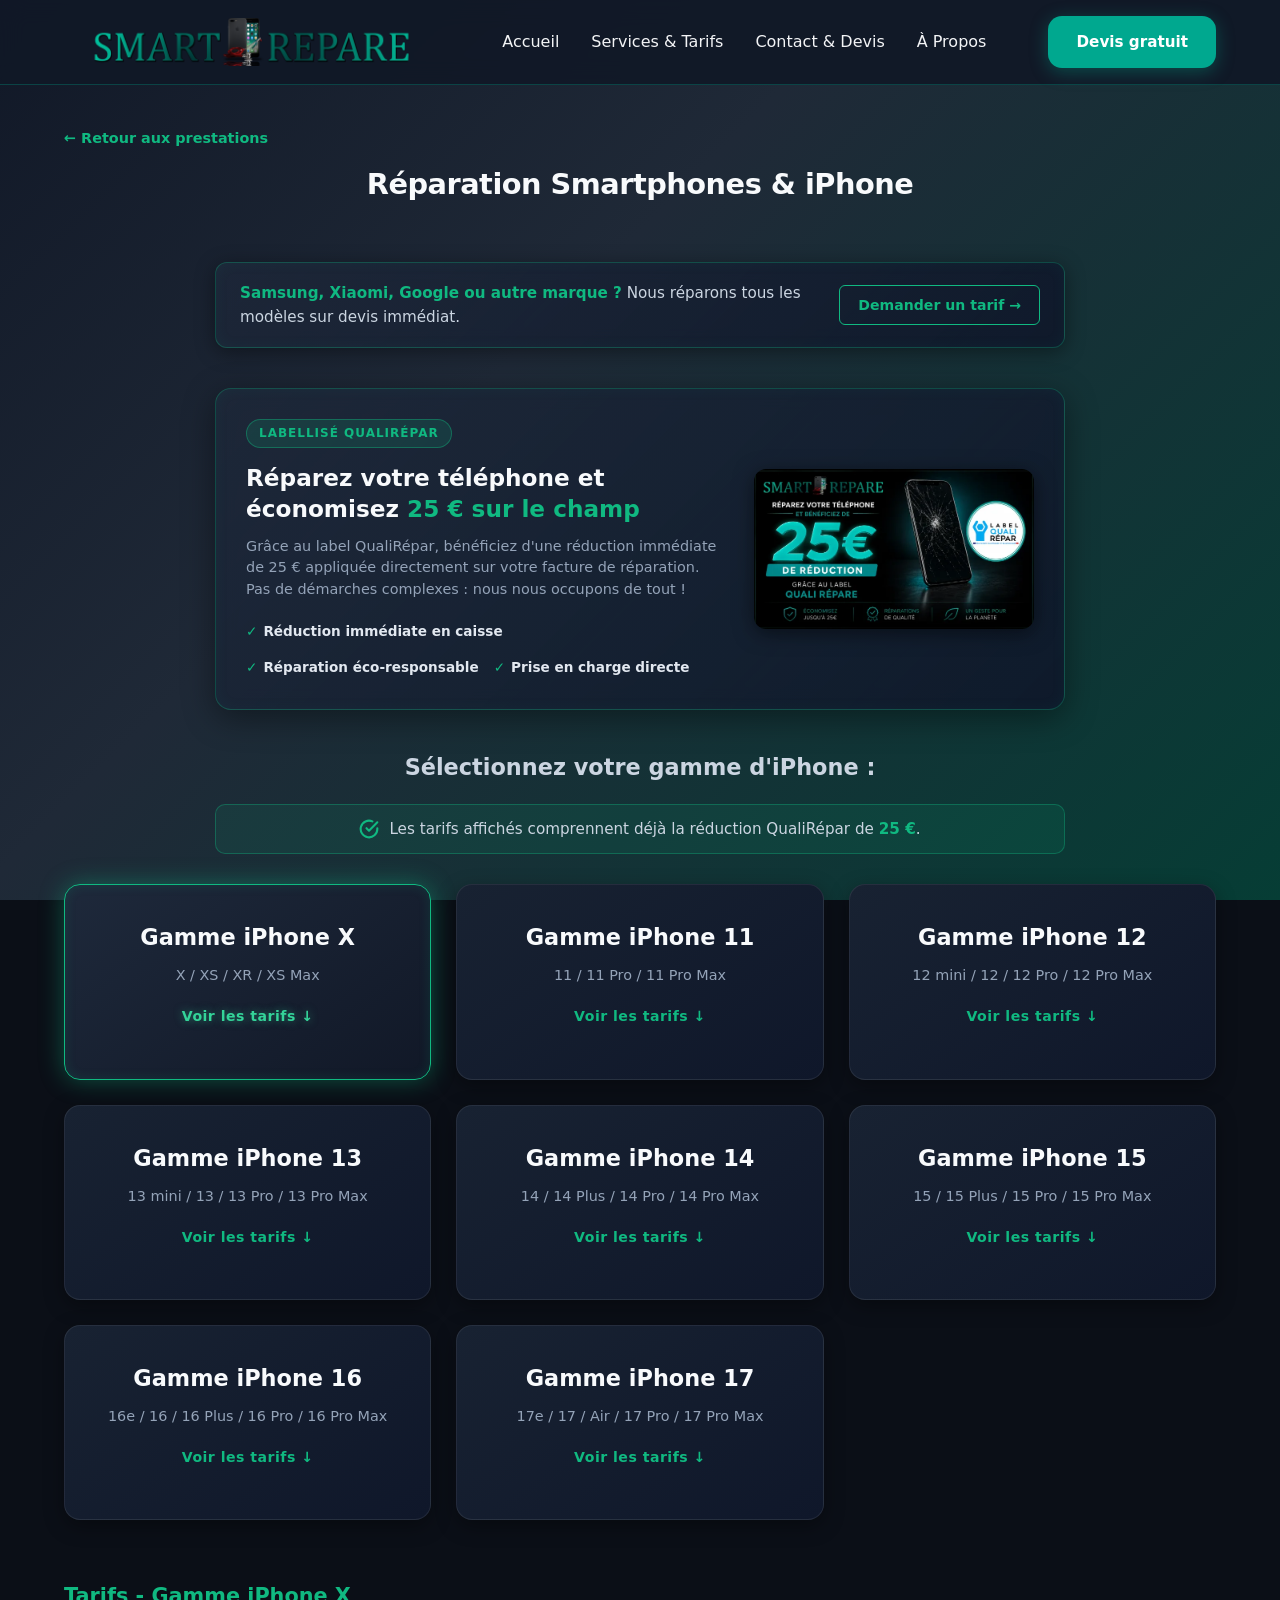
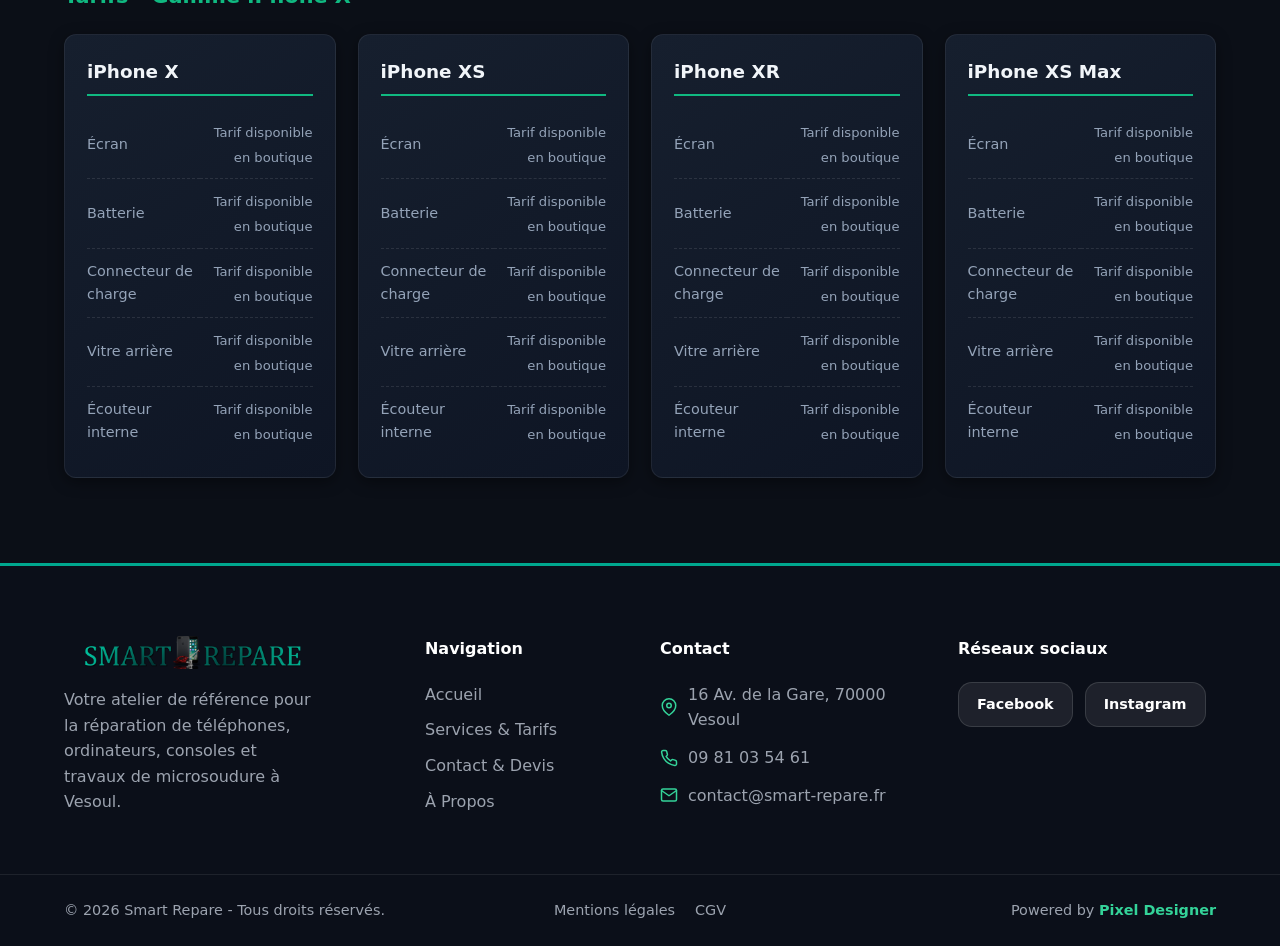
<file: smartphones.html>
<!DOCTYPE html>
<html lang="fr">
<head>
    <meta charset="UTF-8">
    <meta name="viewport" content="width=device-width, initial-scale=1.0">
    <title>Réparation Smartphones</title>
    <link rel="stylesheet" href="style.css?v=3">
    <link rel="icon" type="image/png" href="favicon-96.png">
    <style>
        body { background-color: #0b0f17; color: #e2e8f0; }
        .discreet-card { background: linear-gradient(135deg, rgba(30, 41, 59, 0.7), rgba(15, 23, 42, 0.9)); border: 1px solid rgba(16, 185, 129, 0.3); border-radius: 12px; padding: 18px 24px; display: flex; align-items: center; justify-content: space-between; gap: 15px; margin: 0 auto 40px auto; max-width: 850px; box-shadow: 0 4px 20px rgba(0, 0, 0, 0.4), inset 0 0 15px rgba(16, 185, 129, 0.05); backdrop-filter: blur(10px); transition: border-color 0.3s ease, box-shadow 0.3s ease; }
        .discreet-card:hover { border-color: rgba(16, 185, 129, 0.7); box-shadow: 0 0 25px rgba(16, 185, 129, 0.2); }
        .discreet-card__text { font-size: 0.95rem; color: #cbd5e1; }
        .discreet-card__text strong { color: #10b981; }
        .discreet-btn { background: transparent; color: #10b981; border: 1px solid #10b981; padding: 8px 18px; border-radius: 6px; font-size: 0.88rem; font-weight: 600; text-decoration: none; white-space: nowrap; transition: all 0.3s ease; }
        .discreet-btn:hover { background: #10b981; color: #0b0f17; box-shadow: 0 0 15px rgba(16, 185, 129, 0.6); }
        .gammes-grid { display: grid; grid-template-columns: repeat(auto-fill, minmax(280px, 1fr)); gap: 25px; margin-bottom: 50px; }
        .gamme-card { position: relative; background: linear-gradient(145deg, #182232, #0f172a); border: 1px solid rgba(255, 255, 255, 0.08); border-radius: 16px; padding: 35px 25px; text-align: center; cursor: pointer; overflow: hidden; transition: all 0.35s cubic-bezier(0.4, 0, 0.2, 1); box-shadow: 0 6px 20px rgba(0, 0, 0, 0.35); }
        .gamme-card::before { content: ''; position: absolute; top: 0; left: -100%; width: 100%; height: 100%; background: linear-gradient(90deg, transparent, rgba(16, 185, 129, 0.15), transparent); transition: left 0.6s ease; }
        .gamme-card:hover::before { left: 100%; }
        .gamme-card:hover { transform: translateY(-6px) scale(1.02); border-color: #10b981; box-shadow: 0 12px 30px rgba(16, 185, 129, 0.25), 0 0 20px rgba(16, 185, 129, 0.2); }
        .gamme-card.active { background: linear-gradient(145deg, #1e293b, #111827); border-color: #10b981; box-shadow: 0 0 25px rgba(16, 185, 129, 0.4), inset 0 0 12px rgba(16, 185, 129, 0.15); }
        .gamme-card h3 { font-size: 1.4rem; margin-bottom: 8px; color: #f8fafc; font-weight: 700; }
        .gamme-card span { font-size: 0.9rem; color: #94a3b8; display: block; margin-bottom: 16px; }
        .gamme-card .badge-btn { display: inline-block; font-size: 0.88rem; font-weight: 600; color: #10b981; letter-spacing: 0.5px; transition: color 0.3s; }
        .gamme-card:hover .badge-btn, .gamme-card.active .badge-btn { color: #34d399; text-shadow: 0 0 8px rgba(52, 211, 153, 0.5); }
        .gamme-panel { display: none; padding-top: 10px; scroll-margin-top: 30px; animation: slideUpFade 0.4s ease-out forwards; }
        .gamme-panel.active { display: block; }
        @keyframes slideUpFade { from { opacity: 0; transform: translateY(20px); } to { opacity: 1; transform: translateY(0); } }
        .models-grid { display: grid; grid-template-columns: repeat(auto-fit, minmax(260px, 1fr)); gap: 22px; }
        .model-card { background: linear-gradient(145deg, #161f2e, #0e1524); border: 1px solid rgba(255, 255, 255, 0.07); border-radius: 12px; padding: 22px; box-shadow: 0 4px 15px rgba(0, 0, 0, 0.4); transition: border-color 0.3s ease; }
        .model-card:hover { border-color: rgba(16, 185, 129, 0.4); }
        .model-card h4 { font-size: 1.15rem; margin-bottom: 14px; padding-bottom: 8px; border-bottom: 2px solid #10b981; color: #f1f5f9; }
        .tarif-table { width: 100%; border-collapse: collapse; font-size: 0.9rem; }
        .tarif-table td { padding: 9px 0; border-bottom: 1px dashed rgba(255, 255, 255, 0.1); color: #94a3b8; }
        .tarif-table tr:last-child td { border-bottom: none; }
        .tarif-table td:last-child { text-align: right; font-weight: 700; color: #10b981; font-size: 0.98rem; }
        .tarifs-note { display: flex; align-items: center; justify-content: center; gap: 10px; max-width: 850px; margin: -12px auto 30px auto; padding: 12px 18px; border-radius: 10px; background: rgba(16, 185, 129, 0.1); border: 1px solid rgba(16, 185, 129, 0.35); color: #cbd5e1; font-size: 0.95rem; text-align: center; }
        .tarifs-note strong { color: #10b981; }
        .tarifs-note svg { width: 20px; height: 20px; stroke: #10b981; fill: none; flex-shrink: 0; }
        .tarif-table .price-from { font-size: 0.78rem; font-weight: 500; color: #94a3b8; margin-right: 2px; }
        .qualirepar-card { background: linear-gradient(135deg, rgba(30, 41, 59, 0.7), rgba(15, 23, 42, 0.9)); border: 1px solid rgba(16, 185, 129, 0.3); border-radius: 16px; padding: 30px; display: flex; align-items: center; justify-content: space-between; gap: 30px; margin: 0 auto 40px auto; max-width: 850px; box-shadow: 0 8px 32px rgba(0, 0, 0, 0.4), inset 0 0 15px rgba(16, 185, 129, 0.05); backdrop-filter: blur(10px); }
        .qualirepar-card__content { flex: 1; }
        .qualirepar-badge { display: inline-block; background: rgba(16, 185, 129, 0.15); border: 1px solid rgba(16, 185, 129, 0.4); color: #10b981; font-size: 0.75rem; font-weight: 700; letter-spacing: 1px; padding: 4px 12px; border-radius: 20px; margin-bottom: 15px; text-transform: uppercase; }
        .qualirepar-card__title { font-size: 1.45rem; font-weight: 700; color: #f8fafc; line-height: 1.3; margin-bottom: 12px; }
        .qualirepar-card__title span { color: #10b981; }
        .qualirepar-card__text { font-size: 0.9rem; color: #94a3b8; line-height: 1.5; margin-bottom: 20px; }
        .qualirepar-card__features { display: flex; flex-wrap: wrap; gap: 15px; font-size: 0.85rem; font-weight: 600; color: #e2e8f0; }
        .qualirepar-card__feature-item { display: flex; align-items: center; gap: 6px; }
        .qualirepar-card__feature-item span { color: #10b981; font-weight: bold; }
        .qualirepar-card__image { flex: 0 0 280px; }
        .qualirepar-card__image img { width: 100%; height: auto; border-radius: 12px; box-shadow: 0 4px 20px rgba(0, 0, 0, 0.5); display: block; }
        @media (max-width: 768px) {
            .qualirepar-card { flex-direction: column-reverse; text-align: center; padding: 20px; }
            .qualirepar-card__image { flex: 0 0 auto; width: 100%; max-width: 300px; }
            .qualirepar-card__features { justify-content: center; }
        }
    </style>
</head>
<body>

    <!-- HEADER -->
    <header class="header">
        <div class="container header__wrapper">
            <a href="index.html"><img src="images/logo_sr.webp" alt="Logo" class="header__logo"></a>
            
            <nav class="nav" id="nav-menu">
                <ul class="nav__list">
                    <li><a href="index.html" class="nav__link">Accueil</a></li>
                    <li><a href="index.html#services" class="nav__link">Services & Tarifs</a></li>
                    <li><a href="contact.html" class="nav__link">Contact & Devis</a></li>
                    <li><a href="a-propos.html" class="nav__link">À Propos</a></li>
                </ul>
            </nav>

            <a href="contact.html" class="btn btn--primary header__btn">Devis gratuit</a>

            <button class="burger" id="burger-menu" aria-label="Ouvrir le menu">
                <span></span>
                <span></span>
                <span></span>
            </button>
        </div>
    </header>

    <!-- BANNIÈRE EN-TÊTE -->
    <section class="section" style="padding: 40px 0 20px 0;">
        <div class="container text-center">
            <a href="index.html#services" style="color: #10b981; text-decoration: none; font-weight: 600; font-size: 0.9rem;">← Retour aux prestations</a>
            <h1 class="section-title" style="margin-top: 10px; color: #f8fafc;">Réparation Smartphones & iPhone</h1>
        </div>
    </section>

    <section class="section" style="padding-top: 0;">
        <div class="container">

            <!-- CASE DISCRÈTE AUTRES MARQUES -->
            <div class="discreet-card">
                <div class="discreet-card__text">
                    <strong>Samsung, Xiaomi, Google ou autre marque ?</strong> Nous réparons tous les modèles sur devis immédiat.
                </div>
                <a href="contact.html" class="discreet-btn">Demander un tarif →</a>
            </div>

            <!-- BLOC QUALIRÉPAR -->
            <div class="qualirepar-card">
                <div class="qualirepar-card__content">
                    <div class="qualirepar-badge">LABELLISÉ QUALIRÉPAR</div>
                    <h3 class="qualirepar-card__title">
                        Réparez votre téléphone et économisez <span>25 € sur le champ</span>
                    </h3>
                    <p class="qualirepar-card__text">
                        Grâce au label QualiRépar, bénéficiez d'une réduction immédiate de 25 € appliquée directement sur votre facture de réparation. Pas de démarches complexes : nous nous occupons de tout !
                    </p>
                    <div class="qualirepar-card__features">
                        <div class="qualirepar-card__feature-item"><span>✓</span> Réduction immédiate en caisse</div>
                        <div class="qualirepar-card__feature-item"><span>✓</span> Réparation éco-responsable</div>
                        <div class="qualirepar-card__feature-item"><span>✓</span> Prise en charge directe</div>
                    </div>
                </div>
                <div class="qualirepar-card__image">
                    <img src="images/label_telephone.webp" alt="Réduction QualiRépar Téléphone">
                </div>
            </div>

            <h2 style="margin-bottom: 30px; font-size: 1.4rem; color: #cbd5e1; text-align: center;">Sélectionnez votre gamme d'iPhone :</h2>

            <!-- MENTION : TARIFS AVEC RÉDUCTION QUALIRÉPAR -->
            <p class="tarifs-note">
                <svg viewBox="0 0 24 24" stroke-width="2.5" stroke-linecap="round" stroke-linejoin="round"><path d="M22 11.08V12a10 10 0 1 1-5.93-9.14"/><polyline points="22 4 12 14.01 9 11.01"/></svg>
                <span>Les tarifs affichés comprennent déjà la réduction QualiRépar de <strong>25 €</strong>.</span>
            </p>

            <!-- CARTES DE GAMMES DYNAMIQUES -->
            <div class="gammes-grid">
                                    <div class="gamme-card active" onclick="openGamme('Gamme-iPhone-X', this)">
                        <h3>Gamme iPhone X</h3>
                        <span>X / XS / XR / XS Max</span>
                        <span class="badge-btn">Voir les tarifs ↓</span>
                    </div>
                                    <div class="gamme-card " onclick="openGamme('Gamme-iPhone-11', this)">
                        <h3>Gamme iPhone 11</h3>
                        <span>11 / 11 Pro / 11 Pro Max</span>
                        <span class="badge-btn">Voir les tarifs ↓</span>
                    </div>
                                    <div class="gamme-card " onclick="openGamme('Gamme-iPhone-12', this)">
                        <h3>Gamme iPhone 12</h3>
                        <span>12 mini / 12 / 12 Pro / 12 Pro Max</span>
                        <span class="badge-btn">Voir les tarifs ↓</span>
                    </div>
                                    <div class="gamme-card " onclick="openGamme('Gamme-iPhone-13', this)">
                        <h3>Gamme iPhone 13</h3>
                        <span>13 mini / 13 / 13 Pro / 13 Pro Max</span>
                        <span class="badge-btn">Voir les tarifs ↓</span>
                    </div>
                                    <div class="gamme-card " onclick="openGamme('Gamme-iPhone-14', this)">
                        <h3>Gamme iPhone 14</h3>
                        <span>14 / 14 Plus / 14 Pro / 14 Pro Max</span>
                        <span class="badge-btn">Voir les tarifs ↓</span>
                    </div>
                                    <div class="gamme-card " onclick="openGamme('Gamme-iPhone-15', this)">
                        <h3>Gamme iPhone 15</h3>
                        <span>15 / 15 Plus / 15 Pro / 15 Pro Max</span>
                        <span class="badge-btn">Voir les tarifs ↓</span>
                    </div>
                                    <div class="gamme-card " onclick="openGamme('Gamme-iPhone-16', this)">
                        <h3>Gamme iPhone 16</h3>
                        <span>16e / 16 / 16 Plus / 16 Pro / 16 Pro Max</span>
                        <span class="badge-btn">Voir les tarifs ↓</span>
                    </div>
                                    <div class="gamme-card " onclick="openGamme('Gamme-iPhone-17', this)">
                        <h3>Gamme iPhone 17</h3>
                        <span>17e / 17 / Air / 17 Pro / 17 Pro Max</span>
                        <span class="badge-btn">Voir les tarifs ↓</span>
                    </div>
                            </div>

            <!-- PANNEAUX DE DÉTAILS GENERÉS DYNAMIQUEMENT -->
                            <div id="Gamme-iPhone-X" class="gamme-panel active">
                    <h3 style="margin-bottom: 20px; font-size: 1.3rem; color: #10b981;">Tarifs - Gamme iPhone X</h3>
                    <div class="models-grid">
                                                    <div class="model-card">
                                <h4>iPhone X</h4>
                                <table class="tarif-table">
                                                                            <tr>
                                            <td>Écran</td>
                                            <td>
                                                                                                    <span style="font-size: 0.82rem; font-weight: 500; color: #94a3b8;">Tarif disponible en boutique</span>
                                                                                            </td>
                                        </tr>
                                                                            <tr>
                                            <td>Batterie</td>
                                            <td>
                                                                                                    <span style="font-size: 0.82rem; font-weight: 500; color: #94a3b8;">Tarif disponible en boutique</span>
                                                                                            </td>
                                        </tr>
                                                                            <tr>
                                            <td>Connecteur de charge</td>
                                            <td>
                                                                                                    <span style="font-size: 0.82rem; font-weight: 500; color: #94a3b8;">Tarif disponible en boutique</span>
                                                                                            </td>
                                        </tr>
                                                                            <tr>
                                            <td>Vitre arrière</td>
                                            <td>
                                                                                                    <span style="font-size: 0.82rem; font-weight: 500; color: #94a3b8;">Tarif disponible en boutique</span>
                                                                                            </td>
                                        </tr>
                                                                            <tr>
                                            <td>Écouteur interne</td>
                                            <td>
                                                                                                    <span style="font-size: 0.82rem; font-weight: 500; color: #94a3b8;">Tarif disponible en boutique</span>
                                                                                            </td>
                                        </tr>
                                                                    </table>
                            </div>
                                                    <div class="model-card">
                                <h4>iPhone XS</h4>
                                <table class="tarif-table">
                                                                            <tr>
                                            <td>Écran</td>
                                            <td>
                                                                                                    <span style="font-size: 0.82rem; font-weight: 500; color: #94a3b8;">Tarif disponible en boutique</span>
                                                                                            </td>
                                        </tr>
                                                                            <tr>
                                            <td>Batterie</td>
                                            <td>
                                                                                                    <span style="font-size: 0.82rem; font-weight: 500; color: #94a3b8;">Tarif disponible en boutique</span>
                                                                                            </td>
                                        </tr>
                                                                            <tr>
                                            <td>Connecteur de charge</td>
                                            <td>
                                                                                                    <span style="font-size: 0.82rem; font-weight: 500; color: #94a3b8;">Tarif disponible en boutique</span>
                                                                                            </td>
                                        </tr>
                                                                            <tr>
                                            <td>Vitre arrière</td>
                                            <td>
                                                                                                    <span style="font-size: 0.82rem; font-weight: 500; color: #94a3b8;">Tarif disponible en boutique</span>
                                                                                            </td>
                                        </tr>
                                                                            <tr>
                                            <td>Écouteur interne</td>
                                            <td>
                                                                                                    <span style="font-size: 0.82rem; font-weight: 500; color: #94a3b8;">Tarif disponible en boutique</span>
                                                                                            </td>
                                        </tr>
                                                                    </table>
                            </div>
                                                    <div class="model-card">
                                <h4>iPhone XR</h4>
                                <table class="tarif-table">
                                                                            <tr>
                                            <td>Écran</td>
                                            <td>
                                                                                                    <span style="font-size: 0.82rem; font-weight: 500; color: #94a3b8;">Tarif disponible en boutique</span>
                                                                                            </td>
                                        </tr>
                                                                            <tr>
                                            <td>Batterie</td>
                                            <td>
                                                                                                    <span style="font-size: 0.82rem; font-weight: 500; color: #94a3b8;">Tarif disponible en boutique</span>
                                                                                            </td>
                                        </tr>
                                                                            <tr>
                                            <td>Connecteur de charge</td>
                                            <td>
                                                                                                    <span style="font-size: 0.82rem; font-weight: 500; color: #94a3b8;">Tarif disponible en boutique</span>
                                                                                            </td>
                                        </tr>
                                                                            <tr>
                                            <td>Vitre arrière</td>
                                            <td>
                                                                                                    <span style="font-size: 0.82rem; font-weight: 500; color: #94a3b8;">Tarif disponible en boutique</span>
                                                                                            </td>
                                        </tr>
                                                                            <tr>
                                            <td>Écouteur interne</td>
                                            <td>
                                                                                                    <span style="font-size: 0.82rem; font-weight: 500; color: #94a3b8;">Tarif disponible en boutique</span>
                                                                                            </td>
                                        </tr>
                                                                    </table>
                            </div>
                                                    <div class="model-card">
                                <h4>iPhone XS Max</h4>
                                <table class="tarif-table">
                                                                            <tr>
                                            <td>Écran</td>
                                            <td>
                                                                                                    <span style="font-size: 0.82rem; font-weight: 500; color: #94a3b8;">Tarif disponible en boutique</span>
                                                                                            </td>
                                        </tr>
                                                                            <tr>
                                            <td>Batterie</td>
                                            <td>
                                                                                                    <span style="font-size: 0.82rem; font-weight: 500; color: #94a3b8;">Tarif disponible en boutique</span>
                                                                                            </td>
                                        </tr>
                                                                            <tr>
                                            <td>Connecteur de charge</td>
                                            <td>
                                                                                                    <span style="font-size: 0.82rem; font-weight: 500; color: #94a3b8;">Tarif disponible en boutique</span>
                                                                                            </td>
                                        </tr>
                                                                            <tr>
                                            <td>Vitre arrière</td>
                                            <td>
                                                                                                    <span style="font-size: 0.82rem; font-weight: 500; color: #94a3b8;">Tarif disponible en boutique</span>
                                                                                            </td>
                                        </tr>
                                                                            <tr>
                                            <td>Écouteur interne</td>
                                            <td>
                                                                                                    <span style="font-size: 0.82rem; font-weight: 500; color: #94a3b8;">Tarif disponible en boutique</span>
                                                                                            </td>
                                        </tr>
                                                                    </table>
                            </div>
                                            </div>
                </div>
                            <div id="Gamme-iPhone-11" class="gamme-panel ">
                    <h3 style="margin-bottom: 20px; font-size: 1.3rem; color: #10b981;">Tarifs - Gamme iPhone 11</h3>
                    <div class="models-grid">
                                                    <div class="model-card">
                                <h4>iPhone 11</h4>
                                <table class="tarif-table">
                                                                            <tr>
                                            <td>Écran</td>
                                            <td>
                                                                                                    <span style="font-size: 0.82rem; font-weight: 500; color: #94a3b8;">Tarif disponible en boutique</span>
                                                                                            </td>
                                        </tr>
                                                                            <tr>
                                            <td>Batterie</td>
                                            <td>
                                                                                                    <span style="font-size: 0.82rem; font-weight: 500; color: #94a3b8;">Tarif disponible en boutique</span>
                                                                                            </td>
                                        </tr>
                                                                            <tr>
                                            <td>Connecteur de charge</td>
                                            <td>
                                                                                                    <span style="font-size: 0.82rem; font-weight: 500; color: #94a3b8;">Tarif disponible en boutique</span>
                                                                                            </td>
                                        </tr>
                                                                            <tr>
                                            <td>Vitre arrière</td>
                                            <td>
                                                                                                    <span style="font-size: 0.82rem; font-weight: 500; color: #94a3b8;">Tarif disponible en boutique</span>
                                                                                            </td>
                                        </tr>
                                                                            <tr>
                                            <td>Écouteur interne</td>
                                            <td>
                                                                                                    <span style="font-size: 0.82rem; font-weight: 500; color: #94a3b8;">Tarif disponible en boutique</span>
                                                                                            </td>
                                        </tr>
                                                                    </table>
                            </div>
                                                    <div class="model-card">
                                <h4>iPhone 11 Pro</h4>
                                <table class="tarif-table">
                                                                            <tr>
                                            <td>Écran</td>
                                            <td>
                                                                                                    <span style="font-size: 0.82rem; font-weight: 500; color: #94a3b8;">Tarif disponible en boutique</span>
                                                                                            </td>
                                        </tr>
                                                                            <tr>
                                            <td>Batterie</td>
                                            <td>
                                                                                                    <span style="font-size: 0.82rem; font-weight: 500; color: #94a3b8;">Tarif disponible en boutique</span>
                                                                                            </td>
                                        </tr>
                                                                            <tr>
                                            <td>Connecteur de charge</td>
                                            <td>
                                                                                                    <span style="font-size: 0.82rem; font-weight: 500; color: #94a3b8;">Tarif disponible en boutique</span>
                                                                                            </td>
                                        </tr>
                                                                            <tr>
                                            <td>Vitre arrière</td>
                                            <td>
                                                                                                    <span style="font-size: 0.82rem; font-weight: 500; color: #94a3b8;">Tarif disponible en boutique</span>
                                                                                            </td>
                                        </tr>
                                                                            <tr>
                                            <td>Écouteur interne</td>
                                            <td>
                                                                                                    <span style="font-size: 0.82rem; font-weight: 500; color: #94a3b8;">Tarif disponible en boutique</span>
                                                                                            </td>
                                        </tr>
                                                                    </table>
                            </div>
                                                    <div class="model-card">
                                <h4>iPhone 11 Pro Max</h4>
                                <table class="tarif-table">
                                                                            <tr>
                                            <td>Écran</td>
                                            <td>
                                                                                                    <span style="font-size: 0.82rem; font-weight: 500; color: #94a3b8;">Tarif disponible en boutique</span>
                                                                                            </td>
                                        </tr>
                                                                            <tr>
                                            <td>Batterie</td>
                                            <td>
                                                                                                    <span style="font-size: 0.82rem; font-weight: 500; color: #94a3b8;">Tarif disponible en boutique</span>
                                                                                            </td>
                                        </tr>
                                                                            <tr>
                                            <td>Connecteur de charge</td>
                                            <td>
                                                                                                    <span style="font-size: 0.82rem; font-weight: 500; color: #94a3b8;">Tarif disponible en boutique</span>
                                                                                            </td>
                                        </tr>
                                                                            <tr>
                                            <td>Vitre arrière</td>
                                            <td>
                                                                                                    <span style="font-size: 0.82rem; font-weight: 500; color: #94a3b8;">Tarif disponible en boutique</span>
                                                                                            </td>
                                        </tr>
                                                                            <tr>
                                            <td>Écouteur interne</td>
                                            <td>
                                                                                                    <span style="font-size: 0.82rem; font-weight: 500; color: #94a3b8;">Tarif disponible en boutique</span>
                                                                                            </td>
                                        </tr>
                                                                    </table>
                            </div>
                                            </div>
                </div>
                            <div id="Gamme-iPhone-12" class="gamme-panel ">
                    <h3 style="margin-bottom: 20px; font-size: 1.3rem; color: #10b981;">Tarifs - Gamme iPhone 12</h3>
                    <div class="models-grid">
                                                    <div class="model-card">
                                <h4>iPhone 12 mini</h4>
                                <table class="tarif-table">
                                                                            <tr>
                                            <td>Écran</td>
                                            <td>
                                                                                                    <span style="font-size: 0.82rem; font-weight: 500; color: #94a3b8;">Tarif disponible en boutique</span>
                                                                                            </td>
                                        </tr>
                                                                            <tr>
                                            <td>Batterie</td>
                                            <td>
                                                                                                    <span style="font-size: 0.82rem; font-weight: 500; color: #94a3b8;">Tarif disponible en boutique</span>
                                                                                            </td>
                                        </tr>
                                                                            <tr>
                                            <td>Connecteur de charge</td>
                                            <td>
                                                                                                    <span style="font-size: 0.82rem; font-weight: 500; color: #94a3b8;">Tarif disponible en boutique</span>
                                                                                            </td>
                                        </tr>
                                                                            <tr>
                                            <td>Vitre arrière</td>
                                            <td>
                                                                                                    <span style="font-size: 0.82rem; font-weight: 500; color: #94a3b8;">Tarif disponible en boutique</span>
                                                                                            </td>
                                        </tr>
                                                                            <tr>
                                            <td>Écouteur interne</td>
                                            <td>
                                                                                                    <span style="font-size: 0.82rem; font-weight: 500; color: #94a3b8;">Tarif disponible en boutique</span>
                                                                                            </td>
                                        </tr>
                                                                    </table>
                            </div>
                                                    <div class="model-card">
                                <h4>iPhone 12</h4>
                                <table class="tarif-table">
                                                                            <tr>
                                            <td>Écran</td>
                                            <td>
                                                                                                    <span style="font-size: 0.82rem; font-weight: 500; color: #94a3b8;">Tarif disponible en boutique</span>
                                                                                            </td>
                                        </tr>
                                                                            <tr>
                                            <td>Batterie</td>
                                            <td>
                                                                                                    <span style="font-size: 0.82rem; font-weight: 500; color: #94a3b8;">Tarif disponible en boutique</span>
                                                                                            </td>
                                        </tr>
                                                                            <tr>
                                            <td>Connecteur de charge</td>
                                            <td>
                                                                                                    <span style="font-size: 0.82rem; font-weight: 500; color: #94a3b8;">Tarif disponible en boutique</span>
                                                                                            </td>
                                        </tr>
                                                                            <tr>
                                            <td>Vitre arrière</td>
                                            <td>
                                                                                                    <span style="font-size: 0.82rem; font-weight: 500; color: #94a3b8;">Tarif disponible en boutique</span>
                                                                                            </td>
                                        </tr>
                                                                            <tr>
                                            <td>Écouteur interne</td>
                                            <td>
                                                                                                    <span style="font-size: 0.82rem; font-weight: 500; color: #94a3b8;">Tarif disponible en boutique</span>
                                                                                            </td>
                                        </tr>
                                                                    </table>
                            </div>
                                                    <div class="model-card">
                                <h4>iPhone 12 Pro</h4>
                                <table class="tarif-table">
                                                                            <tr>
                                            <td>Écran</td>
                                            <td>
                                                                                                    <span style="font-size: 0.82rem; font-weight: 500; color: #94a3b8;">Tarif disponible en boutique</span>
                                                                                            </td>
                                        </tr>
                                                                            <tr>
                                            <td>Batterie</td>
                                            <td>
                                                                                                    <span style="font-size: 0.82rem; font-weight: 500; color: #94a3b8;">Tarif disponible en boutique</span>
                                                                                            </td>
                                        </tr>
                                                                            <tr>
                                            <td>Connecteur de charge</td>
                                            <td>
                                                                                                    <span style="font-size: 0.82rem; font-weight: 500; color: #94a3b8;">Tarif disponible en boutique</span>
                                                                                            </td>
                                        </tr>
                                                                            <tr>
                                            <td>Vitre arrière</td>
                                            <td>
                                                                                                    <span style="font-size: 0.82rem; font-weight: 500; color: #94a3b8;">Tarif disponible en boutique</span>
                                                                                            </td>
                                        </tr>
                                                                            <tr>
                                            <td>Écouteur interne</td>
                                            <td>
                                                                                                    <span style="font-size: 0.82rem; font-weight: 500; color: #94a3b8;">Tarif disponible en boutique</span>
                                                                                            </td>
                                        </tr>
                                                                    </table>
                            </div>
                                                    <div class="model-card">
                                <h4>iPhone 12 Pro Max</h4>
                                <table class="tarif-table">
                                                                            <tr>
                                            <td>Écran</td>
                                            <td>
                                                                                                    <span style="font-size: 0.82rem; font-weight: 500; color: #94a3b8;">Tarif disponible en boutique</span>
                                                                                            </td>
                                        </tr>
                                                                            <tr>
                                            <td>Batterie</td>
                                            <td>
                                                                                                    <span style="font-size: 0.82rem; font-weight: 500; color: #94a3b8;">Tarif disponible en boutique</span>
                                                                                            </td>
                                        </tr>
                                                                            <tr>
                                            <td>Connecteur de charge</td>
                                            <td>
                                                                                                    <span style="font-size: 0.82rem; font-weight: 500; color: #94a3b8;">Tarif disponible en boutique</span>
                                                                                            </td>
                                        </tr>
                                                                            <tr>
                                            <td>Vitre arrière</td>
                                            <td>
                                                                                                    <span style="font-size: 0.82rem; font-weight: 500; color: #94a3b8;">Tarif disponible en boutique</span>
                                                                                            </td>
                                        </tr>
                                                                            <tr>
                                            <td>Écouteur interne</td>
                                            <td>
                                                                                                    <span style="font-size: 0.82rem; font-weight: 500; color: #94a3b8;">Tarif disponible en boutique</span>
                                                                                            </td>
                                        </tr>
                                                                    </table>
                            </div>
                                            </div>
                </div>
                            <div id="Gamme-iPhone-13" class="gamme-panel ">
                    <h3 style="margin-bottom: 20px; font-size: 1.3rem; color: #10b981;">Tarifs - Gamme iPhone 13</h3>
                    <div class="models-grid">
                                                    <div class="model-card">
                                <h4>iPhone 13 mini</h4>
                                <table class="tarif-table">
                                                                            <tr>
                                            <td>Écran</td>
                                            <td>
                                                                                                    <span style="font-size: 0.82rem; font-weight: 500; color: #94a3b8;">Tarif disponible en boutique</span>
                                                                                            </td>
                                        </tr>
                                                                            <tr>
                                            <td>Batterie</td>
                                            <td>
                                                                                                    <span style="font-size: 0.82rem; font-weight: 500; color: #94a3b8;">Tarif disponible en boutique</span>
                                                                                            </td>
                                        </tr>
                                                                            <tr>
                                            <td>Connecteur de charge</td>
                                            <td>
                                                                                                    <span style="font-size: 0.82rem; font-weight: 500; color: #94a3b8;">Tarif disponible en boutique</span>
                                                                                            </td>
                                        </tr>
                                                                            <tr>
                                            <td>Vitre arrière</td>
                                            <td>
                                                                                                    <span style="font-size: 0.82rem; font-weight: 500; color: #94a3b8;">Tarif disponible en boutique</span>
                                                                                            </td>
                                        </tr>
                                                                            <tr>
                                            <td>Écouteur interne</td>
                                            <td>
                                                                                                    <span style="font-size: 0.82rem; font-weight: 500; color: #94a3b8;">Tarif disponible en boutique</span>
                                                                                            </td>
                                        </tr>
                                                                    </table>
                            </div>
                                                    <div class="model-card">
                                <h4>iPhone 13</h4>
                                <table class="tarif-table">
                                                                            <tr>
                                            <td>Écran</td>
                                            <td>
                                                                                                    <span style="font-size: 0.82rem; font-weight: 500; color: #94a3b8;">Tarif disponible en boutique</span>
                                                                                            </td>
                                        </tr>
                                                                            <tr>
                                            <td>Batterie</td>
                                            <td>
                                                                                                    <span style="font-size: 0.82rem; font-weight: 500; color: #94a3b8;">Tarif disponible en boutique</span>
                                                                                            </td>
                                        </tr>
                                                                            <tr>
                                            <td>Connecteur de charge</td>
                                            <td>
                                                                                                    <span style="font-size: 0.82rem; font-weight: 500; color: #94a3b8;">Tarif disponible en boutique</span>
                                                                                            </td>
                                        </tr>
                                                                            <tr>
                                            <td>Vitre arrière</td>
                                            <td>
                                                                                                    <span style="font-size: 0.82rem; font-weight: 500; color: #94a3b8;">Tarif disponible en boutique</span>
                                                                                            </td>
                                        </tr>
                                                                            <tr>
                                            <td>Écouteur interne</td>
                                            <td>
                                                                                                    <span style="font-size: 0.82rem; font-weight: 500; color: #94a3b8;">Tarif disponible en boutique</span>
                                                                                            </td>
                                        </tr>
                                                                    </table>
                            </div>
                                                    <div class="model-card">
                                <h4>iPhone 13 Pro</h4>
                                <table class="tarif-table">
                                                                            <tr>
                                            <td>Écran</td>
                                            <td>
                                                                                                    <span style="font-size: 0.82rem; font-weight: 500; color: #94a3b8;">Tarif disponible en boutique</span>
                                                                                            </td>
                                        </tr>
                                                                            <tr>
                                            <td>Batterie</td>
                                            <td>
                                                                                                    <span style="font-size: 0.82rem; font-weight: 500; color: #94a3b8;">Tarif disponible en boutique</span>
                                                                                            </td>
                                        </tr>
                                                                            <tr>
                                            <td>Connecteur de charge</td>
                                            <td>
                                                                                                    <span style="font-size: 0.82rem; font-weight: 500; color: #94a3b8;">Tarif disponible en boutique</span>
                                                                                            </td>
                                        </tr>
                                                                            <tr>
                                            <td>Vitre arrière</td>
                                            <td>
                                                                                                    <span style="font-size: 0.82rem; font-weight: 500; color: #94a3b8;">Tarif disponible en boutique</span>
                                                                                            </td>
                                        </tr>
                                                                            <tr>
                                            <td>Écouteur interne</td>
                                            <td>
                                                                                                    <span style="font-size: 0.82rem; font-weight: 500; color: #94a3b8;">Tarif disponible en boutique</span>
                                                                                            </td>
                                        </tr>
                                                                    </table>
                            </div>
                                                    <div class="model-card">
                                <h4>iPhone 13 Pro Max</h4>
                                <table class="tarif-table">
                                                                            <tr>
                                            <td>Écran</td>
                                            <td>
                                                                                                    <span style="font-size: 0.82rem; font-weight: 500; color: #94a3b8;">Tarif disponible en boutique</span>
                                                                                            </td>
                                        </tr>
                                                                            <tr>
                                            <td>Batterie</td>
                                            <td>
                                                                                                    <span style="font-size: 0.82rem; font-weight: 500; color: #94a3b8;">Tarif disponible en boutique</span>
                                                                                            </td>
                                        </tr>
                                                                            <tr>
                                            <td>Connecteur de charge</td>
                                            <td>
                                                                                                    <span style="font-size: 0.82rem; font-weight: 500; color: #94a3b8;">Tarif disponible en boutique</span>
                                                                                            </td>
                                        </tr>
                                                                            <tr>
                                            <td>Vitre arrière</td>
                                            <td>
                                                                                                    <span style="font-size: 0.82rem; font-weight: 500; color: #94a3b8;">Tarif disponible en boutique</span>
                                                                                            </td>
                                        </tr>
                                                                            <tr>
                                            <td>Écouteur interne</td>
                                            <td>
                                                                                                    <span style="font-size: 0.82rem; font-weight: 500; color: #94a3b8;">Tarif disponible en boutique</span>
                                                                                            </td>
                                        </tr>
                                                                    </table>
                            </div>
                                            </div>
                </div>
                            <div id="Gamme-iPhone-14" class="gamme-panel ">
                    <h3 style="margin-bottom: 20px; font-size: 1.3rem; color: #10b981;">Tarifs - Gamme iPhone 14</h3>
                    <div class="models-grid">
                                                    <div class="model-card">
                                <h4>iPhone 14</h4>
                                <table class="tarif-table">
                                                                            <tr>
                                            <td>Écran</td>
                                            <td>
                                                                                                    <span style="font-size: 0.82rem; font-weight: 500; color: #94a3b8;">Tarif disponible en boutique</span>
                                                                                            </td>
                                        </tr>
                                                                            <tr>
                                            <td>Batterie</td>
                                            <td>
                                                                                                    <span style="font-size: 0.82rem; font-weight: 500; color: #94a3b8;">Tarif disponible en boutique</span>
                                                                                            </td>
                                        </tr>
                                                                            <tr>
                                            <td>Connecteur de charge</td>
                                            <td>
                                                                                                    <span style="font-size: 0.82rem; font-weight: 500; color: #94a3b8;">Tarif disponible en boutique</span>
                                                                                            </td>
                                        </tr>
                                                                            <tr>
                                            <td>Vitre arrière</td>
                                            <td>
                                                                                                    <span style="font-size: 0.82rem; font-weight: 500; color: #94a3b8;">Tarif disponible en boutique</span>
                                                                                            </td>
                                        </tr>
                                                                            <tr>
                                            <td>Écouteur interne</td>
                                            <td>
                                                                                                    <span style="font-size: 0.82rem; font-weight: 500; color: #94a3b8;">Tarif disponible en boutique</span>
                                                                                            </td>
                                        </tr>
                                                                    </table>
                            </div>
                                                    <div class="model-card">
                                <h4>iPhone 14 Plus</h4>
                                <table class="tarif-table">
                                                                            <tr>
                                            <td>Écran</td>
                                            <td>
                                                                                                    <span style="font-size: 0.82rem; font-weight: 500; color: #94a3b8;">Tarif disponible en boutique</span>
                                                                                            </td>
                                        </tr>
                                                                            <tr>
                                            <td>Batterie</td>
                                            <td>
                                                                                                    <span style="font-size: 0.82rem; font-weight: 500; color: #94a3b8;">Tarif disponible en boutique</span>
                                                                                            </td>
                                        </tr>
                                                                            <tr>
                                            <td>Connecteur de charge</td>
                                            <td>
                                                                                                    <span style="font-size: 0.82rem; font-weight: 500; color: #94a3b8;">Tarif disponible en boutique</span>
                                                                                            </td>
                                        </tr>
                                                                            <tr>
                                            <td>Vitre arrière</td>
                                            <td>
                                                                                                    <span style="font-size: 0.82rem; font-weight: 500; color: #94a3b8;">Tarif disponible en boutique</span>
                                                                                            </td>
                                        </tr>
                                                                            <tr>
                                            <td>Écouteur interne</td>
                                            <td>
                                                                                                    <span style="font-size: 0.82rem; font-weight: 500; color: #94a3b8;">Tarif disponible en boutique</span>
                                                                                            </td>
                                        </tr>
                                                                    </table>
                            </div>
                                                    <div class="model-card">
                                <h4>iPhone 14 Pro</h4>
                                <table class="tarif-table">
                                                                            <tr>
                                            <td>Écran</td>
                                            <td>
                                                                                                    <span style="font-size: 0.82rem; font-weight: 500; color: #94a3b8;">Tarif disponible en boutique</span>
                                                                                            </td>
                                        </tr>
                                                                            <tr>
                                            <td>Batterie</td>
                                            <td>
                                                                                                    <span style="font-size: 0.82rem; font-weight: 500; color: #94a3b8;">Tarif disponible en boutique</span>
                                                                                            </td>
                                        </tr>
                                                                            <tr>
                                            <td>Connecteur de charge</td>
                                            <td>
                                                                                                    <span style="font-size: 0.82rem; font-weight: 500; color: #94a3b8;">Tarif disponible en boutique</span>
                                                                                            </td>
                                        </tr>
                                                                            <tr>
                                            <td>Vitre arrière</td>
                                            <td>
                                                                                                    <span style="font-size: 0.82rem; font-weight: 500; color: #94a3b8;">Tarif disponible en boutique</span>
                                                                                            </td>
                                        </tr>
                                                                            <tr>
                                            <td>Écouteur interne</td>
                                            <td>
                                                                                                    <span style="font-size: 0.82rem; font-weight: 500; color: #94a3b8;">Tarif disponible en boutique</span>
                                                                                            </td>
                                        </tr>
                                                                    </table>
                            </div>
                                                    <div class="model-card">
                                <h4>iPhone 14 Pro Max</h4>
                                <table class="tarif-table">
                                                                            <tr>
                                            <td>Écran</td>
                                            <td>
                                                                                                    <span style="font-size: 0.82rem; font-weight: 500; color: #94a3b8;">Tarif disponible en boutique</span>
                                                                                            </td>
                                        </tr>
                                                                            <tr>
                                            <td>Batterie</td>
                                            <td>
                                                                                                    <span style="font-size: 0.82rem; font-weight: 500; color: #94a3b8;">Tarif disponible en boutique</span>
                                                                                            </td>
                                        </tr>
                                                                            <tr>
                                            <td>Connecteur de charge</td>
                                            <td>
                                                                                                    <span style="font-size: 0.82rem; font-weight: 500; color: #94a3b8;">Tarif disponible en boutique</span>
                                                                                            </td>
                                        </tr>
                                                                            <tr>
                                            <td>Vitre arrière</td>
                                            <td>
                                                                                                    <span style="font-size: 0.82rem; font-weight: 500; color: #94a3b8;">Tarif disponible en boutique</span>
                                                                                            </td>
                                        </tr>
                                                                            <tr>
                                            <td>Écouteur interne</td>
                                            <td>
                                                                                                    <span style="font-size: 0.82rem; font-weight: 500; color: #94a3b8;">Tarif disponible en boutique</span>
                                                                                            </td>
                                        </tr>
                                                                    </table>
                            </div>
                                            </div>
                </div>
                            <div id="Gamme-iPhone-15" class="gamme-panel ">
                    <h3 style="margin-bottom: 20px; font-size: 1.3rem; color: #10b981;">Tarifs - Gamme iPhone 15</h3>
                    <div class="models-grid">
                                                    <div class="model-card">
                                <h4>iPhone 15</h4>
                                <table class="tarif-table">
                                                                            <tr>
                                            <td>Écran</td>
                                            <td>
                                                                                                    <span style="font-size: 0.82rem; font-weight: 500; color: #94a3b8;">Tarif disponible en boutique</span>
                                                                                            </td>
                                        </tr>
                                                                            <tr>
                                            <td>Batterie</td>
                                            <td>
                                                                                                    <span style="font-size: 0.82rem; font-weight: 500; color: #94a3b8;">Tarif disponible en boutique</span>
                                                                                            </td>
                                        </tr>
                                                                            <tr>
                                            <td>Connecteur de charge</td>
                                            <td>
                                                                                                    <span style="font-size: 0.82rem; font-weight: 500; color: #94a3b8;">Tarif disponible en boutique</span>
                                                                                            </td>
                                        </tr>
                                                                            <tr>
                                            <td>Vitre arrière</td>
                                            <td>
                                                                                                    <span style="font-size: 0.82rem; font-weight: 500; color: #94a3b8;">Tarif disponible en boutique</span>
                                                                                            </td>
                                        </tr>
                                                                            <tr>
                                            <td>Écouteur interne</td>
                                            <td>
                                                                                                    <span style="font-size: 0.82rem; font-weight: 500; color: #94a3b8;">Tarif disponible en boutique</span>
                                                                                            </td>
                                        </tr>
                                                                    </table>
                            </div>
                                                    <div class="model-card">
                                <h4>iPhone 15 Plus</h4>
                                <table class="tarif-table">
                                                                            <tr>
                                            <td>Écran</td>
                                            <td>
                                                                                                    <span style="font-size: 0.82rem; font-weight: 500; color: #94a3b8;">Tarif disponible en boutique</span>
                                                                                            </td>
                                        </tr>
                                                                            <tr>
                                            <td>Batterie</td>
                                            <td>
                                                                                                    <span style="font-size: 0.82rem; font-weight: 500; color: #94a3b8;">Tarif disponible en boutique</span>
                                                                                            </td>
                                        </tr>
                                                                            <tr>
                                            <td>Connecteur de charge</td>
                                            <td>
                                                                                                    <span style="font-size: 0.82rem; font-weight: 500; color: #94a3b8;">Tarif disponible en boutique</span>
                                                                                            </td>
                                        </tr>
                                                                            <tr>
                                            <td>Vitre arrière</td>
                                            <td>
                                                                                                    <span style="font-size: 0.82rem; font-weight: 500; color: #94a3b8;">Tarif disponible en boutique</span>
                                                                                            </td>
                                        </tr>
                                                                            <tr>
                                            <td>Écouteur interne</td>
                                            <td>
                                                                                                    <span style="font-size: 0.82rem; font-weight: 500; color: #94a3b8;">Tarif disponible en boutique</span>
                                                                                            </td>
                                        </tr>
                                                                    </table>
                            </div>
                                                    <div class="model-card">
                                <h4>iPhone 15 Pro</h4>
                                <table class="tarif-table">
                                                                            <tr>
                                            <td>Écran</td>
                                            <td>
                                                                                                    <span style="font-size: 0.82rem; font-weight: 500; color: #94a3b8;">Tarif disponible en boutique</span>
                                                                                            </td>
                                        </tr>
                                                                            <tr>
                                            <td>Batterie</td>
                                            <td>
                                                                                                    <span style="font-size: 0.82rem; font-weight: 500; color: #94a3b8;">Tarif disponible en boutique</span>
                                                                                            </td>
                                        </tr>
                                                                            <tr>
                                            <td>Connecteur de charge</td>
                                            <td>
                                                                                                    <span style="font-size: 0.82rem; font-weight: 500; color: #94a3b8;">Tarif disponible en boutique</span>
                                                                                            </td>
                                        </tr>
                                                                            <tr>
                                            <td>Vitre arrière</td>
                                            <td>
                                                                                                    <span style="font-size: 0.82rem; font-weight: 500; color: #94a3b8;">Tarif disponible en boutique</span>
                                                                                            </td>
                                        </tr>
                                                                            <tr>
                                            <td>Écouteur interne</td>
                                            <td>
                                                                                                    <span style="font-size: 0.82rem; font-weight: 500; color: #94a3b8;">Tarif disponible en boutique</span>
                                                                                            </td>
                                        </tr>
                                                                    </table>
                            </div>
                                                    <div class="model-card">
                                <h4>iPhone 15 Pro Max</h4>
                                <table class="tarif-table">
                                                                            <tr>
                                            <td>Écran</td>
                                            <td>
                                                                                                    <span style="font-size: 0.82rem; font-weight: 500; color: #94a3b8;">Tarif disponible en boutique</span>
                                                                                            </td>
                                        </tr>
                                                                            <tr>
                                            <td>Batterie</td>
                                            <td>
                                                                                                    <span style="font-size: 0.82rem; font-weight: 500; color: #94a3b8;">Tarif disponible en boutique</span>
                                                                                            </td>
                                        </tr>
                                                                            <tr>
                                            <td>Connecteur de charge</td>
                                            <td>
                                                                                                    <span style="font-size: 0.82rem; font-weight: 500; color: #94a3b8;">Tarif disponible en boutique</span>
                                                                                            </td>
                                        </tr>
                                                                            <tr>
                                            <td>Vitre arrière</td>
                                            <td>
                                                                                                    <span style="font-size: 0.82rem; font-weight: 500; color: #94a3b8;">Tarif disponible en boutique</span>
                                                                                            </td>
                                        </tr>
                                                                            <tr>
                                            <td>Écouteur interne</td>
                                            <td>
                                                                                                    <span style="font-size: 0.82rem; font-weight: 500; color: #94a3b8;">Tarif disponible en boutique</span>
                                                                                            </td>
                                        </tr>
                                                                    </table>
                            </div>
                                            </div>
                </div>
                            <div id="Gamme-iPhone-16" class="gamme-panel ">
                    <h3 style="margin-bottom: 20px; font-size: 1.3rem; color: #10b981;">Tarifs - Gamme iPhone 16</h3>
                    <div class="models-grid">
                                                    <div class="model-card">
                                <h4>iPhone 16e</h4>
                                <table class="tarif-table">
                                                                            <tr>
                                            <td>Écran</td>
                                            <td>
                                                                                                    <span style="font-size: 0.82rem; font-weight: 500; color: #94a3b8;">Tarif disponible en boutique</span>
                                                                                            </td>
                                        </tr>
                                                                            <tr>
                                            <td>Batterie</td>
                                            <td>
                                                                                                    <span style="font-size: 0.82rem; font-weight: 500; color: #94a3b8;">Tarif disponible en boutique</span>
                                                                                            </td>
                                        </tr>
                                                                            <tr>
                                            <td>Connecteur de charge</td>
                                            <td>
                                                                                                    <span style="font-size: 0.82rem; font-weight: 500; color: #94a3b8;">Tarif disponible en boutique</span>
                                                                                            </td>
                                        </tr>
                                                                            <tr>
                                            <td>Vitre arrière</td>
                                            <td>
                                                                                                    <span style="font-size: 0.82rem; font-weight: 500; color: #94a3b8;">Tarif disponible en boutique</span>
                                                                                            </td>
                                        </tr>
                                                                            <tr>
                                            <td>Écouteur interne</td>
                                            <td>
                                                                                                    <span style="font-size: 0.82rem; font-weight: 500; color: #94a3b8;">Tarif disponible en boutique</span>
                                                                                            </td>
                                        </tr>
                                                                    </table>
                            </div>
                                                    <div class="model-card">
                                <h4>iPhone 16</h4>
                                <table class="tarif-table">
                                                                            <tr>
                                            <td>Écran</td>
                                            <td>
                                                                                                    <span style="font-size: 0.82rem; font-weight: 500; color: #94a3b8;">Tarif disponible en boutique</span>
                                                                                            </td>
                                        </tr>
                                                                            <tr>
                                            <td>Batterie</td>
                                            <td>
                                                                                                    <span style="font-size: 0.82rem; font-weight: 500; color: #94a3b8;">Tarif disponible en boutique</span>
                                                                                            </td>
                                        </tr>
                                                                            <tr>
                                            <td>Connecteur de charge</td>
                                            <td>
                                                                                                    <span style="font-size: 0.82rem; font-weight: 500; color: #94a3b8;">Tarif disponible en boutique</span>
                                                                                            </td>
                                        </tr>
                                                                            <tr>
                                            <td>Vitre arrière</td>
                                            <td>
                                                                                                    <span style="font-size: 0.82rem; font-weight: 500; color: #94a3b8;">Tarif disponible en boutique</span>
                                                                                            </td>
                                        </tr>
                                                                            <tr>
                                            <td>Écouteur interne</td>
                                            <td>
                                                                                                    <span style="font-size: 0.82rem; font-weight: 500; color: #94a3b8;">Tarif disponible en boutique</span>
                                                                                            </td>
                                        </tr>
                                                                    </table>
                            </div>
                                                    <div class="model-card">
                                <h4>iPhone 16 Plus</h4>
                                <table class="tarif-table">
                                                                            <tr>
                                            <td>Écran</td>
                                            <td>
                                                                                                    <span style="font-size: 0.82rem; font-weight: 500; color: #94a3b8;">Tarif disponible en boutique</span>
                                                                                            </td>
                                        </tr>
                                                                            <tr>
                                            <td>Batterie</td>
                                            <td>
                                                                                                    <span style="font-size: 0.82rem; font-weight: 500; color: #94a3b8;">Tarif disponible en boutique</span>
                                                                                            </td>
                                        </tr>
                                                                            <tr>
                                            <td>Connecteur de charge</td>
                                            <td>
                                                                                                    <span style="font-size: 0.82rem; font-weight: 500; color: #94a3b8;">Tarif disponible en boutique</span>
                                                                                            </td>
                                        </tr>
                                                                            <tr>
                                            <td>Vitre arrière</td>
                                            <td>
                                                                                                    <span style="font-size: 0.82rem; font-weight: 500; color: #94a3b8;">Tarif disponible en boutique</span>
                                                                                            </td>
                                        </tr>
                                                                            <tr>
                                            <td>Écouteur interne</td>
                                            <td>
                                                                                                    <span style="font-size: 0.82rem; font-weight: 500; color: #94a3b8;">Tarif disponible en boutique</span>
                                                                                            </td>
                                        </tr>
                                                                    </table>
                            </div>
                                                    <div class="model-card">
                                <h4>iPhone 16 Pro</h4>
                                <table class="tarif-table">
                                                                            <tr>
                                            <td>Écran</td>
                                            <td>
                                                                                                    <span style="font-size: 0.82rem; font-weight: 500; color: #94a3b8;">Tarif disponible en boutique</span>
                                                                                            </td>
                                        </tr>
                                                                            <tr>
                                            <td>Batterie</td>
                                            <td>
                                                                                                    <span style="font-size: 0.82rem; font-weight: 500; color: #94a3b8;">Tarif disponible en boutique</span>
                                                                                            </td>
                                        </tr>
                                                                            <tr>
                                            <td>Connecteur de charge</td>
                                            <td>
                                                                                                    <span style="font-size: 0.82rem; font-weight: 500; color: #94a3b8;">Tarif disponible en boutique</span>
                                                                                            </td>
                                        </tr>
                                                                            <tr>
                                            <td>Vitre arrière</td>
                                            <td>
                                                                                                    <span style="font-size: 0.82rem; font-weight: 500; color: #94a3b8;">Tarif disponible en boutique</span>
                                                                                            </td>
                                        </tr>
                                                                            <tr>
                                            <td>Écouteur interne</td>
                                            <td>
                                                                                                    <span style="font-size: 0.82rem; font-weight: 500; color: #94a3b8;">Tarif disponible en boutique</span>
                                                                                            </td>
                                        </tr>
                                                                    </table>
                            </div>
                                                    <div class="model-card">
                                <h4>iPhone 16 Pro Max</h4>
                                <table class="tarif-table">
                                                                            <tr>
                                            <td>Écran</td>
                                            <td>
                                                                                                    <span style="font-size: 0.82rem; font-weight: 500; color: #94a3b8;">Tarif disponible en boutique</span>
                                                                                            </td>
                                        </tr>
                                                                            <tr>
                                            <td>Batterie</td>
                                            <td>
                                                                                                    <span style="font-size: 0.82rem; font-weight: 500; color: #94a3b8;">Tarif disponible en boutique</span>
                                                                                            </td>
                                        </tr>
                                                                            <tr>
                                            <td>Connecteur de charge</td>
                                            <td>
                                                                                                    <span style="font-size: 0.82rem; font-weight: 500; color: #94a3b8;">Tarif disponible en boutique</span>
                                                                                            </td>
                                        </tr>
                                                                            <tr>
                                            <td>Vitre arrière</td>
                                            <td>
                                                                                                    <span style="font-size: 0.82rem; font-weight: 500; color: #94a3b8;">Tarif disponible en boutique</span>
                                                                                            </td>
                                        </tr>
                                                                            <tr>
                                            <td>Écouteur interne</td>
                                            <td>
                                                                                                    <span style="font-size: 0.82rem; font-weight: 500; color: #94a3b8;">Tarif disponible en boutique</span>
                                                                                            </td>
                                        </tr>
                                                                    </table>
                            </div>
                                            </div>
                </div>
                            <div id="Gamme-iPhone-17" class="gamme-panel ">
                    <h3 style="margin-bottom: 20px; font-size: 1.3rem; color: #10b981;">Tarifs - Gamme iPhone 17</h3>
                    <div class="models-grid">
                                                    <div class="model-card">
                                <h4>iPhone 17e</h4>
                                <table class="tarif-table">
                                                                            <tr>
                                            <td>Écran</td>
                                            <td>
                                                                                                    <span style="font-size: 0.82rem; font-weight: 500; color: #94a3b8;">Tarif disponible en boutique</span>
                                                                                            </td>
                                        </tr>
                                                                            <tr>
                                            <td>Batterie</td>
                                            <td>
                                                                                                    <span style="font-size: 0.82rem; font-weight: 500; color: #94a3b8;">Tarif disponible en boutique</span>
                                                                                            </td>
                                        </tr>
                                                                            <tr>
                                            <td>Connecteur de charge</td>
                                            <td>
                                                                                                    <span style="font-size: 0.82rem; font-weight: 500; color: #94a3b8;">Tarif disponible en boutique</span>
                                                                                            </td>
                                        </tr>
                                                                            <tr>
                                            <td>Vitre arrière</td>
                                            <td>
                                                                                                    <span style="font-size: 0.82rem; font-weight: 500; color: #94a3b8;">Tarif disponible en boutique</span>
                                                                                            </td>
                                        </tr>
                                                                            <tr>
                                            <td>Écouteur interne</td>
                                            <td>
                                                                                                    <span style="font-size: 0.82rem; font-weight: 500; color: #94a3b8;">Tarif disponible en boutique</span>
                                                                                            </td>
                                        </tr>
                                                                    </table>
                            </div>
                                                    <div class="model-card">
                                <h4>iPhone 17</h4>
                                <table class="tarif-table">
                                                                            <tr>
                                            <td>Écran</td>
                                            <td>
                                                                                                    <span style="font-size: 0.82rem; font-weight: 500; color: #94a3b8;">Tarif disponible en boutique</span>
                                                                                            </td>
                                        </tr>
                                                                            <tr>
                                            <td>Batterie</td>
                                            <td>
                                                                                                    <span style="font-size: 0.82rem; font-weight: 500; color: #94a3b8;">Tarif disponible en boutique</span>
                                                                                            </td>
                                        </tr>
                                                                            <tr>
                                            <td>Connecteur de charge</td>
                                            <td>
                                                                                                    <span style="font-size: 0.82rem; font-weight: 500; color: #94a3b8;">Tarif disponible en boutique</span>
                                                                                            </td>
                                        </tr>
                                                                            <tr>
                                            <td>Vitre arrière</td>
                                            <td>
                                                                                                    <span style="font-size: 0.82rem; font-weight: 500; color: #94a3b8;">Tarif disponible en boutique</span>
                                                                                            </td>
                                        </tr>
                                                                            <tr>
                                            <td>Écouteur interne</td>
                                            <td>
                                                                                                    <span style="font-size: 0.82rem; font-weight: 500; color: #94a3b8;">Tarif disponible en boutique</span>
                                                                                            </td>
                                        </tr>
                                                                    </table>
                            </div>
                                                    <div class="model-card">
                                <h4>iPhone Air</h4>
                                <table class="tarif-table">
                                                                            <tr>
                                            <td>Écran</td>
                                            <td>
                                                                                                    <span style="font-size: 0.82rem; font-weight: 500; color: #94a3b8;">Tarif disponible en boutique</span>
                                                                                            </td>
                                        </tr>
                                                                            <tr>
                                            <td>Batterie</td>
                                            <td>
                                                                                                    <span style="font-size: 0.82rem; font-weight: 500; color: #94a3b8;">Tarif disponible en boutique</span>
                                                                                            </td>
                                        </tr>
                                                                            <tr>
                                            <td>Connecteur de charge</td>
                                            <td>
                                                                                                    <span style="font-size: 0.82rem; font-weight: 500; color: #94a3b8;">Tarif disponible en boutique</span>
                                                                                            </td>
                                        </tr>
                                                                            <tr>
                                            <td>Vitre arrière</td>
                                            <td>
                                                                                                    <span style="font-size: 0.82rem; font-weight: 500; color: #94a3b8;">Tarif disponible en boutique</span>
                                                                                            </td>
                                        </tr>
                                                                            <tr>
                                            <td>Écouteur interne</td>
                                            <td>
                                                                                                    <span style="font-size: 0.82rem; font-weight: 500; color: #94a3b8;">Tarif disponible en boutique</span>
                                                                                            </td>
                                        </tr>
                                                                    </table>
                            </div>
                                                    <div class="model-card">
                                <h4>iPhone 17 Pro</h4>
                                <table class="tarif-table">
                                                                            <tr>
                                            <td>Écran</td>
                                            <td>
                                                                                                    <span style="font-size: 0.82rem; font-weight: 500; color: #94a3b8;">Tarif disponible en boutique</span>
                                                                                            </td>
                                        </tr>
                                                                            <tr>
                                            <td>Batterie</td>
                                            <td>
                                                                                                    <span style="font-size: 0.82rem; font-weight: 500; color: #94a3b8;">Tarif disponible en boutique</span>
                                                                                            </td>
                                        </tr>
                                                                            <tr>
                                            <td>Connecteur de charge</td>
                                            <td>
                                                                                                    <span style="font-size: 0.82rem; font-weight: 500; color: #94a3b8;">Tarif disponible en boutique</span>
                                                                                            </td>
                                        </tr>
                                                                            <tr>
                                            <td>Vitre arrière</td>
                                            <td>
                                                                                                    <span style="font-size: 0.82rem; font-weight: 500; color: #94a3b8;">Tarif disponible en boutique</span>
                                                                                            </td>
                                        </tr>
                                                                            <tr>
                                            <td>Écouteur interne</td>
                                            <td>
                                                                                                    <span style="font-size: 0.82rem; font-weight: 500; color: #94a3b8;">Tarif disponible en boutique</span>
                                                                                            </td>
                                        </tr>
                                                                    </table>
                            </div>
                                                    <div class="model-card">
                                <h4>iPhone 17 Pro Max</h4>
                                <table class="tarif-table">
                                                                            <tr>
                                            <td>Écran</td>
                                            <td>
                                                                                                    <span style="font-size: 0.82rem; font-weight: 500; color: #94a3b8;">Tarif disponible en boutique</span>
                                                                                            </td>
                                        </tr>
                                                                            <tr>
                                            <td>Batterie</td>
                                            <td>
                                                                                                    <span style="font-size: 0.82rem; font-weight: 500; color: #94a3b8;">Tarif disponible en boutique</span>
                                                                                            </td>
                                        </tr>
                                                                            <tr>
                                            <td>Connecteur de charge</td>
                                            <td>
                                                                                                    <span style="font-size: 0.82rem; font-weight: 500; color: #94a3b8;">Tarif disponible en boutique</span>
                                                                                            </td>
                                        </tr>
                                                                            <tr>
                                            <td>Vitre arrière</td>
                                            <td>
                                                                                                    <span style="font-size: 0.82rem; font-weight: 500; color: #94a3b8;">Tarif disponible en boutique</span>
                                                                                            </td>
                                        </tr>
                                                                            <tr>
                                            <td>Écouteur interne</td>
                                            <td>
                                                                                                    <span style="font-size: 0.82rem; font-weight: 500; color: #94a3b8;">Tarif disponible en boutique</span>
                                                                                            </td>
                                        </tr>
                                                                    </table>
                            </div>
                                            </div>
                </div>
            
        </div>
    </section>

    <!-- SCRIPT JS -->
    <script>
        function openGamme(gammeId, element) {
            const panels = document.querySelectorAll('.gamme-panel');
            panels.forEach(p => p.classList.remove('active'));

            const cards = document.querySelectorAll('.gamme-card');
            cards.forEach(c => c.classList.remove('active'));

            const targetPanel = document.getElementById(gammeId);
            if (targetPanel) {
                targetPanel.classList.add('active');
                element.classList.add('active');
                targetPanel.scrollIntoView({ behavior: 'smooth', block: 'start' });
            }
        }
    </script>

    <!-- FOOTER -->
    <footer class="footer">
        <div class="container footer__grid">
            <div class="footer__col">
                <img src="images/Logo-Bonne-resolution.webp" alt="Smart Repare Logo" class="footer__logo">
                <p class="footer__description">Votre atelier de référence pour la réparation de téléphones, ordinateurs, consoles et travaux de microsoudure à Vesoul.</p>
            </div>

            <div class="footer__col">
                <h4 class="footer__title">Navigation</h4>
                <ul class="footer__links">
                    <li><a href="index.html">Accueil</a></li>
                    <li><a href="index.html#services">Services & Tarifs</a></li>
                    <li><a href="contact.html">Contact & Devis</a></li>
                    <li><a href="a-propos.html">À Propos</a></li>
                </ul>
            </div>

            <div class="footer__col">
                <h4 class="footer__title">Contact</h4>
                <p class="footer__contact-item">
                    <svg class="icon footer__icon" viewBox="0 0 24 24"><path d="M21 10c0 7-9 13-9 13s-9-6-9-13a9 9 0 0 1 18 0z"></path><circle cx="12" cy="10" r="3"></circle></svg>
                    <span>16 Av. de la Gare, 70000 Vesoul</span>
                </p>
                <p class="footer__contact-item">
                    <svg class="icon footer__icon" viewBox="0 0 24 24"><path d="M22 16.92v3a2 2 0 0 1-2.18 2 19.79 19.79 0 0 1-8.63-3.07 19.5 19.5 0 0 1-6-6 19.79 19.79 0 0 1-3.07-8.67A2 2 0 0 1 4.11 2h3a2 2 0 0 1 2 1.72 12.84 12.84 0 0 0 .7 2.81 2 2 0 0 1-.45 2.11L8.09 9.91a16 16 0 0 0 6 6l1.27-1.27a2 2 0 0 1 2.11-.45 12.84 12.84 0 0 0 2.81.7A2 2 0 0 1 22 16.92z"></path></svg>
                    <a href="tel:0981035461">09 81 03 54 61</a>
                </p>
                <p class="footer__contact-item">
                    <svg class="icon footer__icon" viewBox="0 0 24 24"><path d="M4 4h16c1.1 0 2 .9 2 2v12c0 1.1-.9 2-2 2H4c-1.1 0-2-.9-2-2V6c0-1.1.9-2 2-2z"></path><polyline points="22,6 12,13 2,6"></polyline></svg>
                    <a href="mailto:contact@smart-repare.fr">contact@smart-repare.fr</a>
                </p>
            </div>

            <div class="footer__col">
                <h4 class="footer__title">Réseaux sociaux</h4>
                <div class="footer__socials">
                    <a href="https://www.facebook.com/Smart.Repare.Vesoul/" target="_blank" rel="noopener" class="social-btn">Facebook</a>
                    <a href="https://www.instagram.com/smart.repare.vesoul/?hl=fr" target="_blank" rel="noopener" class="social-btn">Instagram</a>
                </div>
            </div>
        </div>

        <div class="footer__bottom">
            <div class="container footer__bottom-wrapper">
                <p>&copy; 2026 Smart Repare - Tous droits réservés.</p>
                <ul class="footer__legal-links">
                    <li><a href="mentions-legales.html">Mentions légales</a></li>
                    <li><a href="cgv.html">CGV</a></li>
                </ul>
                <p class="footer__credit">Powered by <a href="https://studiopixeldesigner.github.io/pixeldesigner/" target="_blank" rel="noopener">Pixel Designer</a></p>
            </div>
        </div>
    </footer>
    <script src="script.js"></script>
</body>
</html>
</file>
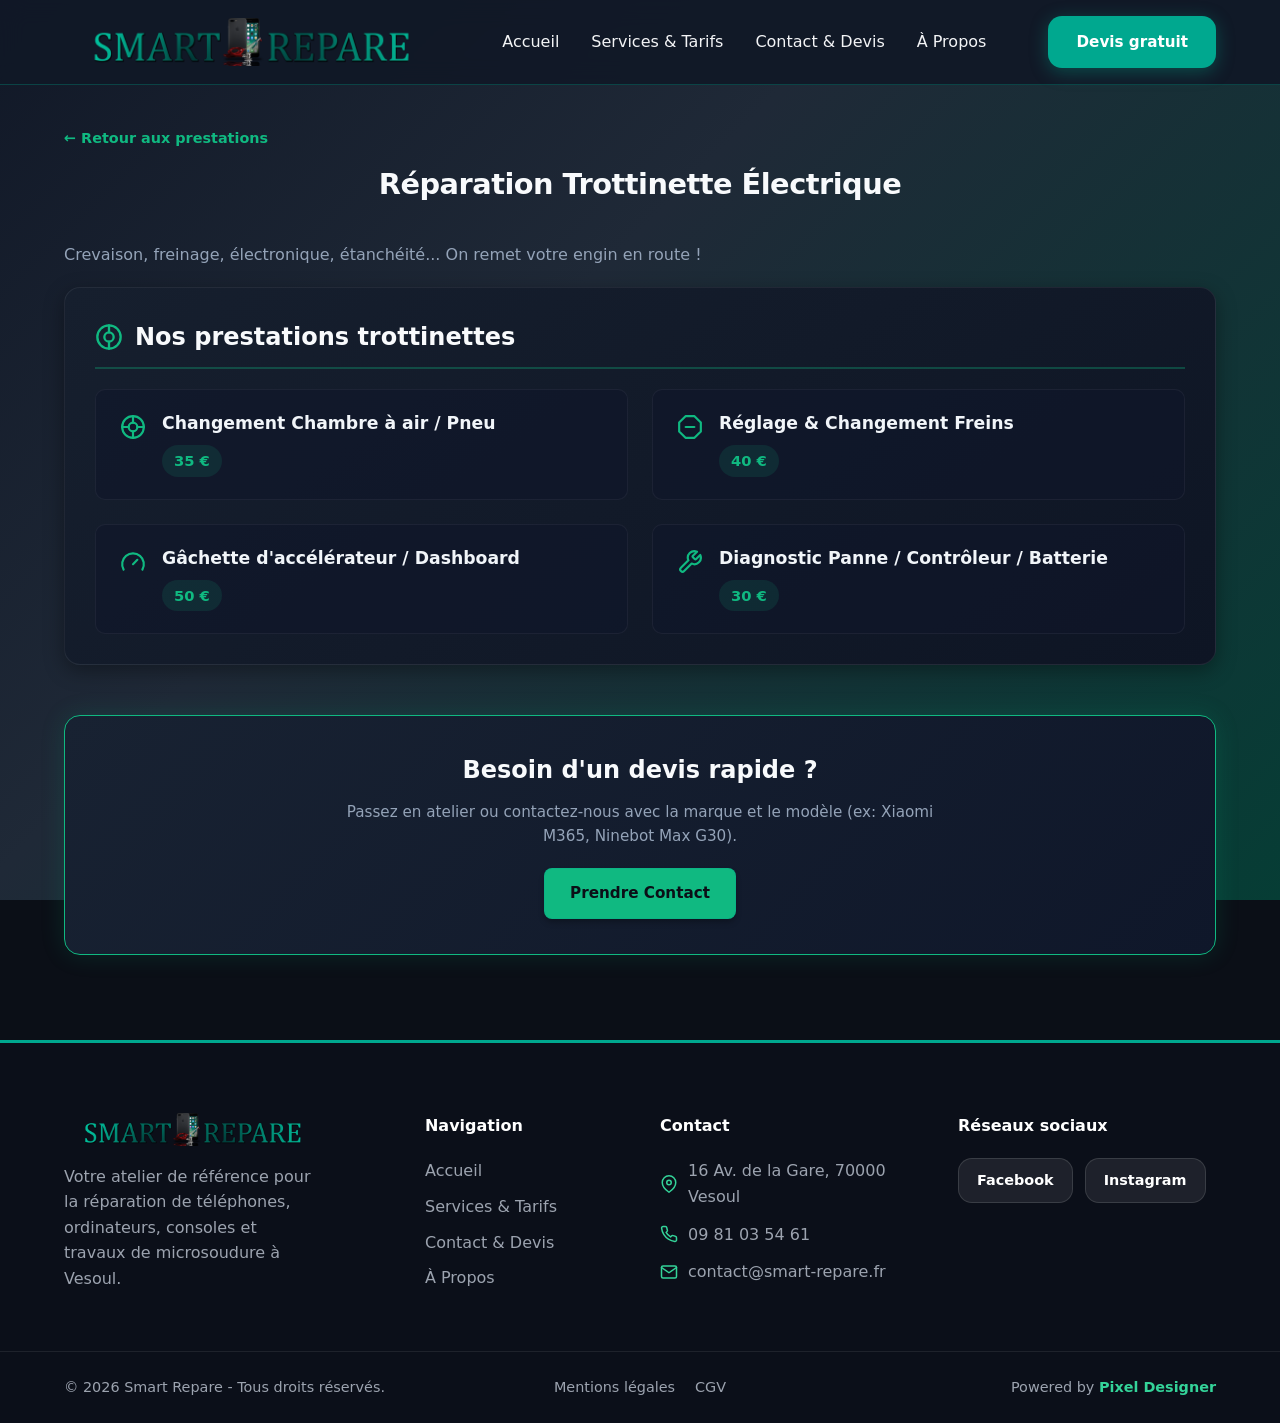
<file: trottinettes.html>
<!DOCTYPE html>
<html lang="fr">
<head>
    <meta charset="UTF-8">
    <meta name="viewport" content="width=device-width, initial-scale=1.0">
    <title>Réparation Trottinettes Électriques</title>
    <link rel="stylesheet" href="style.css?v=3">
    <link rel="icon" type="image/png" href="favicon-96.png">
    <style>
        /* BASE & THÈME SOMBRE */
        body {
            background-color: #0b0f17;
            color: #e2e8f0;
        }

        /* SECTIONS DE PRESTATIONS */
        .services-section-title {
            font-size: 1.5rem;
            color: #f8fafc;
            margin-bottom: 20px;
            display: flex;
            align-items: center;
            gap: 12px;
            border-bottom: 2px solid rgba(16, 185, 129, 0.3);
            padding-bottom: 10px;
        }

        .services-section-title svg {
            width: 28px;
            height: 28px;
            stroke: #10b981;
            fill: none;
            flex-shrink: 0;
        }

        .services-block {
            background: linear-gradient(145deg, #161f2e, #0e1524);
            border: 1px solid rgba(255, 255, 255, 0.07);
            border-radius: 16px;
            padding: 30px;
            margin-bottom: 40px;
            box-shadow: 0 6px 20px rgba(0, 0, 0, 0.35);
        }

        .services-list-grid {
            display: grid;
            grid-template-columns: repeat(auto-fit, minmax(min(360px, 100%), 1fr));
            gap: 24px;
        }

        .service-item {
            background: rgba(15, 23, 42, 0.6);
            border: 1px solid rgba(255, 255, 255, 0.05);
            border-radius: 10px;
            padding: 22px 24px;
            display: flex;
            align-items: flex-start;
            gap: 16px;
            transition: border-color 0.3s ease, transform 0.2s ease;
        }

        .service-item:hover {
            border-color: rgba(16, 185, 129, 0.4);
            transform: translateY(-2px);
        }

        .service-icon {
            width: 26px;
            height: 26px;
            flex-shrink: 0;
            margin-top: 2px;
        }

        .service-icon svg {
            width: 100%;
            height: 100%;
            stroke: #10b981;
            fill: none;
        }

        .service-text h4 {
            font-size: 1.05rem;
            color: #f1f5f9;
            margin-bottom: 4px;
            font-weight: 600;
            display: flex;
            justify-content: space-between;
            align-items: center;
            flex-wrap: wrap;
            gap: 8px;
        }

        .service-price {
            font-size: 0.85rem;
            color: #10b981;
            background: rgba(16, 185, 129, 0.12);
            padding: 2px 8px;
            border-radius: 20px;
            font-weight: 600;
            white-space: nowrap;
        }

        .service-text {
            flex: 1;
        }

        .services-empty {
            color: #94a3b8;
            text-align: center;
            margin: 0;
        }

        .service-text p {
            font-size: 0.88rem;
            color: #94a3b8;
            line-height: 1.4;
            margin: 0;
        }

        /* Carte de service : nom, puis tarif + mention QualiRépar, puis description */
        .service-text h4 {
            display: block;
            font-size: 1.08rem;
            line-height: 1.35;
            margin-bottom: 10px;
        }

        .service-price-row {
            display: flex;
            flex-wrap: wrap;
            align-items: center;
            gap: 8px;
            margin-bottom: 12px;
        }

        .service-price-row:last-child {
            margin-bottom: 0;
        }

        .service-price {
            font-size: 0.92rem;
            padding: 4px 12px;
        }

        .service-qualirepar {
            display: inline-flex;
            align-items: center;
            gap: 6px;
            font-size: 0.8rem;
            font-weight: 600;
            color: #34d399;
            background: rgba(16, 185, 129, 0.06);
            border: 1px solid rgba(16, 185, 129, 0.45);
            padding: 3px 10px;
            border-radius: 20px;
            max-width: 100%;
        }

        .service-qualirepar svg {
            width: 13px;
            height: 13px;
            flex-shrink: 0;
        }

        .service-text p {
            font-size: 0.9rem;
            line-height: 1.55;
        }

        /* Petits écrans : un peu moins de marges pour laisser la place au contenu */
        @media (max-width: 480px) {
            .services-block {
                padding: 20px 16px;
            }

            .service-item {
                padding: 18px 16px;
                gap: 12px;
            }
        }

        /* CALL TO ACTION BOTTOM */
        .cta-box {
            background: linear-gradient(135deg, #182232, #0f172a);
            border: 1px solid #10b981;
            border-radius: 16px;
            padding: 35px;
            text-align: center;
            margin-top: 50px;
            box-shadow: 0 0 25px rgba(16, 185, 129, 0.15);
        }

        .cta-box h3 {
            font-size: 1.5rem;
            color: #f8fafc;
            margin-bottom: 10px;
        }

        .cta-box p {
            color: #94a3b8;
            max-width: 600px;
            margin: 0 auto 20px auto;
            font-size: 0.95rem;
        }
    </style>
</head>
<body>

    <!-- HEADER -->
    <header class="header">
        <div class="container header__wrapper">
            <a href="index.html"><img src="images/logo_sr.webp" alt="Logo" class="header__logo"></a>
            
            <nav class="nav" id="nav-menu">
                <ul class="nav__list">
                    <li><a href="index.html" class="nav__link">Accueil</a></li>
                    <li><a href="index.html#services" class="nav__link">Services & Tarifs</a></li>
                    <li><a href="contact.html" class="nav__link">Contact & Devis</a></li>
                    <li><a href="a-propos.html" class="nav__link">À Propos</a></li>
                </ul>
            </nav>

            <a href="contact.html" class="btn btn--primary header__btn">Devis gratuit</a>

            <button class="burger" id="burger-menu" aria-label="Ouvrir le menu">
                <span></span>
                <span></span>
                <span></span>
            </button>
        </div>
    </header>

    <!-- BANNIÈRE EN-TÊTE -->
    <section class="section" style="padding: 40px 0 20px 0;">
        <div class="container text-center">
            <a href="index.html#services" style="color: #10b981; text-decoration: none; font-weight: 600; font-size: 0.9rem;">← Retour aux prestations</a>
            <h1 class="section-title" style="margin-top: 10px; color: #f8fafc;">Réparation Trottinette Électrique</h1>
            <p style="color: #94a3b8; margin-top: 8px;">Crevaison, freinage, électronique, étanchéité... On remet votre engin en route !</p>
        </div>
    </section>

    <section class="section" style="padding-top: 0;">
        <div class="container">

            <!-- PRESTATIONS (gérées depuis admin.php) -->
            <div class="services-block">
                <h3 class="services-section-title">
                    <svg viewBox="0 0 24 24" stroke-width="2" stroke-linecap="round" stroke-linejoin="round"><circle cx="12" cy="12" r="10"/><circle cx="12" cy="12" r="4"/><line x1="12" y1="2" x2="12" y2="8"/><line x1="12" y1="16" x2="12" y2="22"/></svg>
                    Nos prestations trottinettes
                </h3>
                
    <div class="services-list-grid">
                    <div class="service-item">
                <div class="service-icon">
                    <svg viewBox="0 0 24 24" fill="none" stroke="currentColor" stroke-width="2" stroke-linecap="round" stroke-linejoin="round"><circle cx="12" cy="12" r="10"/><circle cx="12" cy="12" r="4"/><line x1="12" y1="2" x2="12" y2="8"/><line x1="12" y1="16" x2="12" y2="22"/><line x1="2" y1="12" x2="8" y2="12"/><line x1="16" y1="12" x2="22" y2="12"/></svg>                </div>
                <div class="service-text">
                    <h4>Changement Chambre à air / Pneu</h4>
                    <div class="service-price-row">
                        <span class="service-price">35 €</span>
                                            </div>
                                    </div>
            </div>
                    <div class="service-item">
                <div class="service-icon">
                    <svg viewBox="0 0 24 24" fill="none" stroke="currentColor" stroke-width="2" stroke-linecap="round" stroke-linejoin="round"><polygon points="7.86 2 16.14 2 22 7.86 22 16.14 16.14 22 7.86 22 2 16.14 2 7.86 7.86 2"/><line x1="8" y1="12" x2="16" y2="12"/></svg>                </div>
                <div class="service-text">
                    <h4>Réglage &amp; Changement Freins</h4>
                    <div class="service-price-row">
                        <span class="service-price">40 €</span>
                                            </div>
                                    </div>
            </div>
                    <div class="service-item">
                <div class="service-icon">
                    <svg viewBox="0 0 24 24" fill="none" stroke="currentColor" stroke-width="2" stroke-linecap="round" stroke-linejoin="round"><path d="M12 14l4-4"/><path d="M3.34 19a10 10 0 1 1 17.32 0"/></svg>                </div>
                <div class="service-text">
                    <h4>Gâchette d&#039;accélérateur / Dashboard</h4>
                    <div class="service-price-row">
                        <span class="service-price">50 €</span>
                                            </div>
                                    </div>
            </div>
                    <div class="service-item">
                <div class="service-icon">
                    <svg viewBox="0 0 24 24" fill="none" stroke="currentColor" stroke-width="2" stroke-linecap="round" stroke-linejoin="round"><path d="M14.7 6.3a1 1 0 0 0 0 1.4l1.6 1.6a1 1 0 0 0 1.4 0l3.77-3.77a6 6 0 0 1-7.94 7.94l-6.91 6.91a2.12 2.12 0 0 1-3-3l6.91-6.91a6 6 0 0 1 7.94-7.94l-3.76 3.76z"/></svg>                </div>
                <div class="service-text">
                    <h4>Diagnostic Panne / Contrôleur / Batterie</h4>
                    <div class="service-price-row">
                        <span class="service-price">30 €</span>
                                            </div>
                                    </div>
            </div>
            </div>
            </div>

            <!-- APPEL À L'ACTION -->
            <div class="cta-box">
                <h3>Besoin d'un devis rapide ?</h3>
                <p>Passez en atelier ou contactez-nous avec la marque et le modèle (ex: Xiaomi M365, Ninebot Max G30).</p>
                <a href="contact.html" class="btn btn--secondary" style="background:#10b981; color:#0b0f17; padding: 12px 25px; border-radius: 8px; font-weight: 600; text-decoration: none; display: inline-block;">Prendre Contact</a>
            </div>

        </div>
    </section>

    <!-- FOOTER -->
    <footer class="footer">
        <div class="container footer__grid">
            <div class="footer__col">
                <img src="images/Logo-Bonne-resolution.webp" alt="Smart Repare Logo" class="footer__logo">
                <p class="footer__description">Votre atelier de référence pour la réparation de téléphones, ordinateurs, consoles et travaux de microsoudure à Vesoul.</p>
            </div>

            <div class="footer__col">
                <h4 class="footer__title">Navigation</h4>
                <ul class="footer__links">
                    <li><a href="index.html">Accueil</a></li>
                    <li><a href="index.html#services">Services & Tarifs</a></li>
                    <li><a href="contact.html">Contact & Devis</a></li>
                    <li><a href="a-propos.html">À Propos</a></li>
                </ul>
            </div>

            <div class="footer__col">
                <h4 class="footer__title">Contact</h4>
                <p class="footer__contact-item">
                    <svg class="icon footer__icon" viewBox="0 0 24 24"><path d="M21 10c0 7-9 13-9 13s-9-6-9-13a9 9 0 0 1 18 0z"></path><circle cx="12" cy="10" r="3"></circle></svg>
                    <span>16 Av. de la Gare, 70000 Vesoul</span>
                </p>
                <p class="footer__contact-item">
                    <svg class="icon footer__icon" viewBox="0 0 24 24"><path d="M22 16.92v3a2 2 0 0 1-2.18 2 19.79 19.79 0 0 1-8.63-3.07 19.5 19.5 0 0 1-6-6 19.79 19.79 0 0 1-3.07-8.67A2 2 0 0 1 4.11 2h3a2 2 0 0 1 2 1.72 12.84 12.84 0 0 0 .7 2.81 2 2 0 0 1-.45 2.11L8.09 9.91a16 16 0 0 0 6 6l1.27-1.27a2 2 0 0 1 2.11-.45 12.84 12.84 0 0 0 2.81.7A2 2 0 0 1 22 16.92z"></path></svg>
                    <a href="tel:0981035461">09 81 03 54 61</a>
                </p>
                <p class="footer__contact-item">
                    <svg class="icon footer__icon" viewBox="0 0 24 24"><path d="M4 4h16c1.1 0 2 .9 2 2v12c0 1.1-.9 2-2 2H4c-1.1 0-2-.9-2-2V6c0-1.1.9-2 2-2z"></path><polyline points="22,6 12,13 2,6"></polyline></svg>
                    <a href="mailto:contact@smart-repare.fr">contact@smart-repare.fr</a>
                </p>
            </div>

            <div class="footer__col">
                <h4 class="footer__title">Réseaux sociaux</h4>
                <div class="footer__socials">
                    <a href="https://www.facebook.com/Smart.Repare.Vesoul/" target="_blank" rel="noopener" class="social-btn">Facebook</a>
                    <a href="https://www.instagram.com/smart.repare.vesoul/?hl=fr" target="_blank" rel="noopener" class="social-btn">Instagram</a>
                </div>
            </div>
        </div>

        <div class="footer__bottom">
            <div class="container footer__bottom-wrapper">
                <p>&copy; 2026 Smart Repare - Tous droits réservés.</p>
                <ul class="footer__legal-links">
                    <li><a href="mentions-legales.html">Mentions légales</a></li>
                    <li><a href="cgv.html">CGV</a></li>
                </ul>
                <p class="footer__credit">Powered by <a href="https://studiopixeldesigner.github.io/pixeldesigner/" target="_blank" rel="noopener">Pixel Designer</a></p>
            </div>
        </div>
    </footer>
    <script src="script.js"></script>
</body>
</html>
</file>
<file: style.css>
/* ==================== VARIABLES & COLOR SYSTEM ==================== */
:root {
    /* Vert Émeraude du Logo */
    --primary: #00a88f;
    --primary-hover: #008f7a;
    --primary-light: rgba(0, 168, 143, 0.15);
    --primary-mint: #0f2d28;
    --primary-glow: rgba(0, 168, 143, 0.35);

    /* Gris Anthracite du Logo */
    --bg-dark: #111827;
    --bg-slate: #1f2937;
    --card-bg: rgba(31, 41, 55, 0.85);
    --card-bg-alt: rgba(17, 24, 39, 0.9);
    
    /* Textes & Bordures */
    --text-main: #f3f4f6;
    --text-muted: #9ca3af;
    --border-grey: rgba(255, 255, 255, 0.12);
    --border-emerald: rgba(0, 168, 143, 0.3);

    /* Ombres & Dynamics */
    --shadow-sm: 0 4px 6px -1px rgba(0, 0, 0, 0.3);
    --shadow-md: 0 10px 25px -5px rgba(0, 0, 0, 0.5);
    --shadow-lg: 0 20px 30px -10px rgba(0, 0, 0, 0.7);
    --radius: 14px;
    --transition: all 0.3s cubic-bezier(0.4, 0, 0.2, 1);
    --font: 'Inter', system-ui, -apple-system, sans-serif;
}

/* ==================== RESET & GLOBAL BACKGROUND ==================== */
*, *::before, *::after {
    box-sizing: border-box;
    margin: 0;
    padding: 0;
}

html {
    scroll-behavior: smooth;
}

body {
    font-family: var(--font);
    color: var(--text-main);
    background: linear-gradient(135deg, #111827 0%, #1f2937 40%, #063d35 100%);
    background-attachment: fixed;
    line-height: 1.6;
    overflow-x: hidden;
}

img {
    max-width: 100%;
    height: auto;
    display: block;
}

a {
    color: inherit;
    text-decoration: none;
}

ul {
    list-style: none;
}

/* Style Global des Icônes SVG */
.icon {
    width: 22px;
    height: 22px;
    fill: none;
    stroke: currentColor;
    stroke-width: 2;
    stroke-linecap: round;
    stroke-linejoin: round;
    display: inline-block;
    vertical-align: middle;
}

.star-icon {
    width: 18px;
    height: 18px;
    fill: #f59e0b;
    stroke: #f59e0b;
    display: inline-block;
}

.container {
    width: 90%;
    max-width: 1200px;
    margin: 0 auto;
}

.section {
    padding: 85px 0;
}

.section--bg-alt {
    background: rgba(17, 24, 39, 0.65);
    backdrop-filter: blur(10px);
    border-top: 1px solid var(--border-emerald);
    border-bottom: 1px solid var(--border-emerald);
}

.section-header {
    text-align: center;
    margin-bottom: 50px;
}

.section-title {
    font-size: 2.2rem;
    color: #ffffff;
    font-weight: 700;
    margin-bottom: 10px;
    letter-spacing: -0.5px;
}

.section-subtitle {
    color: var(--text-muted);
    font-size: 1.1rem;
}

.text-muted {
    color: var(--text-muted);
    font-size: 0.9rem;
}

/* ==================== BOUTONS ==================== */
.btn {
    display: inline-flex;
    align-items: center;
    justify-content: center;
    gap: 10px;
    padding: 14px 28px;
    font-weight: 600;
    font-size: 0.95rem;
    border-radius: var(--radius);
    transition: var(--transition);
    cursor: pointer;
    border: none;
}

.btn--primary {
    background-color: var(--primary);
    color: #ffffff;
    box-shadow: 0 4px 18px var(--primary-glow);
}

.btn--primary:hover {
    background-color: var(--primary-hover);
    transform: translateY(-2px);
    box-shadow: 0 6px 24px var(--primary-glow);
}

.btn--secondary {
    background-color: var(--card-bg);
    color: #ffffff;
    border: 1px solid var(--border-emerald);
    box-shadow: var(--shadow-sm);
}

.btn--secondary:hover {
    background-color: var(--primary);
    border-color: var(--primary);
    transform: translateY(-2px);
}

.btn--phone {
    background-color: rgba(0, 168, 143, 0.2);
    color: #34d399;
    border: 1px solid var(--border-emerald);
}

.btn--phone:hover {
    background-color: var(--primary);
    color: #ffffff;
}

.btn--outline {
    border: 2px solid var(--primary);
    color: #ffffff;
    background: transparent;
}

.btn--outline:hover {
    background-color: var(--primary);
    transform: translateY(-2px);
}

/* ==================== HEADER ==================== */
.header {
    background-color: rgba(17, 24, 39, 0.92);
    backdrop-filter: blur(12px);
    border-bottom: 1px solid var(--border-emerald);
    position: sticky;
    top: 0;
    z-index: 100;
    height: 85px;
}

.header__wrapper {
    display: flex;
    align-items: center;
    justify-content: space-between;
    height: 100%;
}

.header__logo {
    max-height: 48px;
    transition: var(--transition);
}

.header__logo:hover {
    transform: scale(1.02);
}

.nav__list {
    display: flex;
    gap: 32px;
}

.nav__link {
    font-weight: 500;
    color: var(--text-main);
    position: relative;
    padding: 5px 0;
    transition: var(--transition);
}

.nav__link::after {
    content: '';
    position: absolute;
    bottom: 0;
    left: 0;
    width: 0;
    height: 3px;
    background-color: var(--primary);
    border-radius: 2px;
    transition: var(--transition);
}

.nav__link:hover {
    color: #34d399;
}

.nav__link:hover::after, .nav__link--active::after {
    width: 100%;
}

.nav__link--active {
    color: #34d399;
    font-weight: 600;
}

/* ==================== HERO SECTION ==================== */
.hero {
    min-height: calc(100vh - 85px - 76px);
    display: flex;
    align-items: center;
    padding: 40px 0;
    position: relative;
}

.hero__wrapper {
    display: grid;
    grid-template-columns: 1.1fr 0.9fr;
    gap: 50px;
    align-items: center;
    width: 100%;
}

.hero__badge {
    display: inline-block;
    padding: 6px 16px;
    background-color: rgba(0, 168, 143, 0.2);
    color: #34d399;
    border-radius: 20px;
    font-size: 0.85rem;
    font-weight: 700;
    margin-bottom: 20px;
    border: 1px solid var(--border-emerald);
}

.hero__title {
    font-size: 2.8rem;
    color: #ffffff;
    line-height: 1.2;
    margin-bottom: 20px;
    font-weight: 800;
}

.hero__title span {
    color: #34d399;
}

.hero__subtitle {
    font-size: 1.15rem;
    margin-bottom: 30px;
    color: var(--text-muted);
}

.hero__cta-group {
    display: flex;
    gap: 16px;
}

.hero__image-card {
    background: var(--card-bg);
    padding: 12px;
    border-radius: var(--radius);
    box-shadow: var(--shadow-lg);
    border: 1px solid var(--border-emerald);
    overflow: hidden;
}

.hero__image {
    width: 100%;
    height: 360px;
    object-fit: cover;
    border-radius: calc(var(--radius) - 4px);
    transition: transform 0.5s ease;
}

.hero__image-card:hover .hero__image {
    transform: scale(1.03);
}

/* ==================== BANDEAU RÉASSURANCE ==================== */
.reassurance {
    background: linear-gradient(-45deg, #0b1329, #003a31, #111827, #004d41);
    background-size: 300% 300%;
    animation: gradientBG 10s ease infinite;
    color: #ffffff;
    padding: 18px 0;
    border-top: 1px solid var(--border-emerald);
    border-bottom: 1px solid var(--border-emerald);
    box-shadow: 0 4px 20px rgba(0, 0, 0, 0.4);
    position: relative;
    z-index: 2;
}

@keyframes gradientBG {
    0% { background-position: 0% 50%; }
    50% { background-position: 100% 50%; }
    100% { background-position: 0% 50%; }
}

.reassurance__grid {
    display: grid;
    grid-template-columns: repeat(auto-fit, minmax(200px, 1fr));
    gap: 20px;
}

.reassurance__item {
    display: flex;
    align-items: center;
    gap: 14px;
    transition: transform 0.3s ease;
}

.reassurance__item:hover {
    transform: translateY(-3px);
}

.reassurance__icon {
    width: 42px;
    height: 42px;
    background: rgba(0, 168, 143, 0.25);
    border: 1px solid var(--border-emerald);
    border-radius: 12px;
    display: flex;
    align-items: center;
    justify-content: center;
    color: #34d399;
    flex-shrink: 0;
    transition: all 0.3s ease;
}

.reassurance__item:hover .reassurance__icon {
    background: var(--primary);
    color: #ffffff;
    box-shadow: 0 0 18px rgba(0, 168, 143, 0.8);
    transform: rotate(6deg) scale(1.08);
}

.reassurance__icon .icon {
    width: 20px;
    height: 20px;
}

.reassurance__title {
    font-size: 0.95rem;
    font-weight: 600;
    color: #ffffff;
    line-height: 1.2;
}

.reassurance__desc {
    font-size: 0.8rem;
    color: var(--text-muted);
}

/* ==================== SERVICES ==================== */
.services__grid {
    display: grid;
    grid-template-columns: repeat(auto-fit, minmax(300px, 1fr));
    gap: 30px;
    margin-bottom: 50px;
}

.service-card {
    background: var(--card-bg);
    border: 1px solid var(--border-grey);
    border-top: 4px solid var(--primary);
    border-radius: var(--radius);
    padding: 35px;
    box-shadow: var(--shadow-md);
    transition: var(--transition);
    position: relative;
    top: 0;
}

.service-card:hover {
    top: -8px;
    border-color: var(--border-emerald);
    box-shadow: 0 15px 30px rgba(0, 168, 143, 0.25);
    background: linear-gradient(180deg, var(--card-bg) 0%, var(--primary-mint) 100%);
}

.service-card__icon {
    width: 56px;
    height: 56px;
    background: rgba(0, 168, 143, 0.2);
    color: #34d399;
    border-radius: 14px;
    display: flex;
    align-items: center;
    justify-content: center;
    margin-bottom: 20px;
    border: 1px solid var(--border-emerald);
}

.service-card__icon .icon {
    width: 28px;
    height: 28px;
}

.service-card__title {
    font-size: 1.35rem;
    color: #ffffff;
    margin-bottom: 12px;
    font-weight: 700;
}

.service-card__description {
    margin-bottom: 24px;
    color: var(--text-muted);
    font-size: 0.95rem;
}

.service-card__link {
    color: #34d399;
    font-weight: 700;
    display: inline-flex;
    align-items: center;
    gap: 6px;
    transition: var(--transition);
}

.service-card__link:hover {
    gap: 10px;
    color: #ffffff;
}

.services__action {
    text-align: center;
}

/* ==================== PROCESS ==================== */
.process__steps {
    display: grid;
    grid-template-columns: repeat(auto-fit, minmax(260px, 1fr));
    gap: 30px;
}

.process__step {
    background: var(--card-bg);
    padding: 35px 25px;
    border-radius: var(--radius);
    text-align: center;
    box-shadow: var(--shadow-md);
    border: 1px solid var(--border-grey);
    border-top: 3px solid var(--primary);
    transition: var(--transition);
}

.process__step:hover {
    transform: translateY(-5px);
    border-color: var(--border-emerald);
}

.process__number {
    width: 54px;
    height: 54px;
    background: var(--primary);
    color: #ffffff;
    border-radius: 50%;
    display: flex;
    align-items: center;
    justify-content: center;
    font-size: 1.2rem;
    font-weight: 800;
    margin: 0 auto 20px auto;
    box-shadow: 0 4px 14px var(--primary-glow);
}

.process__step-title {
    margin-bottom: 12px;
    color: #ffffff;
    font-weight: 700;
}

.process__step-text {
    color: var(--text-muted);
    font-size: 0.95rem;
}

/* ==================== LOCALISATION & HORAIRES ==================== */
.location__wrapper {
    display: grid;
    grid-template-columns: 1fr 1fr;
    gap: 50px;
    align-items: center;
}

.location__card {
    background: var(--card-bg);
    padding: 28px;
    border-radius: var(--radius);
    border: 1px solid var(--border-emerald);
    margin: 24px 0;
    display: flex;
    flex-direction: column;
    gap: 20px;
    box-shadow: var(--shadow-md);
}

.location__detail-item {
    display: flex;
    gap: 16px;
    align-items: flex-start;
}

.location__icon {
    width: 40px;
    height: 40px;
    background: rgba(0, 168, 143, 0.2);
    color: #34d399;
    border-radius: 10px;
    display: flex;
    align-items: center;
    justify-content: center;
    box-shadow: var(--shadow-sm);
    border: 1px solid var(--border-emerald);
    flex-shrink: 0;
}

.location__map iframe {
    border-radius: var(--radius);
    box-shadow: var(--shadow-lg);
    border: 1px solid var(--border-emerald);
}

/* ==================== AVIS ==================== */
.reviews__rating-summary {
    display: flex;
    align-items: center;
    justify-content: center;
    gap: 12px;
    margin-top: 10px;
}

.reviews__stars, .review-card__stars {
    display: flex;
    gap: 3px;
}

.reviews__score {
    font-weight: 800;
    font-size: 1.3rem;
    color: #ffffff;
}

.reviews__grid {
    display: grid;
    grid-template-columns: repeat(auto-fit, minmax(280px, 1fr));
    gap: 24px;
}

.review-card {
    background: var(--card-bg);
    padding: 28px;
    border-radius: var(--radius);
    border: 1px solid var(--border-grey);
    box-shadow: var(--shadow-md);
    transition: var(--transition);
}

.review-card:hover {
    border-color: var(--border-emerald);
    transform: translateY(-3px);
}

.review-card__header {
    display: flex;
    justify-content: space-between;
    margin-bottom: 14px;
}

.review-card__author {
    font-weight: 700;
    color: #ffffff;
}

.review-card__text {
    color: var(--text-muted);
    font-size: 0.95rem;
    font-style: italic;
}

/* ==================== FOOTER ==================== */
.footer {
    background-color: #0b0f19;
    color: var(--text-muted);
    padding-top: 70px;
    border-top: 3px solid var(--primary);
}

.footer__grid {
    display: grid;
    grid-template-columns: repeat(auto-fit, minmax(220px, 1fr));
    gap: 40px;
    padding-bottom: 50px;
}

/* Centrage de la 2ème colonne (Navigation) */
.footer__col:nth-child(2) {
    justify-self: center;
}

.footer__logo {
    max-height: 45px;
    margin-bottom: 18px;
}

.footer__title {
    color: #ffffff;
    margin-bottom: 20px;
    font-weight: 700;
}

.footer__links li {
    margin-bottom: 10px;
}

.footer__links a {
    display: inline-block;
    transition: var(--transition);
}

/* translateX au lieu de padding : le décalage ne change pas la largeur de la colonne
   (sinon la colonne centrée « Navigation » se recentre et son titre bouge) */
.footer__links a:hover {
    color: #34d399;
    transform: translateX(4px);
}

.footer__contact-item {
    display: flex;
    align-items: center;
    gap: 10px;
    margin-bottom: 12px;
}

.footer__icon {
    color: #34d399;
    flex-shrink: 0;
    width: 18px;
    height: 18px;
}

.footer__socials {
    display: flex;
    gap: 12px;
}

.social-btn {
    background: rgba(255, 255, 255, 0.08);
    color: #ffffff;
    padding: 10px 18px;
    border-radius: var(--radius);
    font-size: 0.9rem;
    font-weight: 600;
    transition: var(--transition);
    border: 1px solid var(--border-grey);
}

.social-btn:hover {
    background: var(--primary);
    border-color: var(--primary);
    transform: translateY(-2px);
}

.footer__bottom {
    border-top: 1px solid rgba(255, 255, 255, 0.08);
    padding: 24px 0;
    font-size: 0.9rem;
}

/* 3 colonnes : copyright à gauche, liens légaux au centre, crédit à droite */
.footer__bottom-wrapper {
    display: grid;
    grid-template-columns: 1fr auto 1fr;
    align-items: center;
    gap: 20px;
}

.footer__legal-links {
    display: flex;
    gap: 20px;
}

.footer__legal-links a:hover {
    color: #ffffff;
}

.footer__credit {
    justify-self: end;
}

.footer__credit a {
    color: #34d399;
    font-weight: 600;
    transition: var(--transition);
}

.footer__credit a:hover {
    color: #ffffff;
}

/* ==================== RESPONSIVE ==================== */
@media (max-width: 992px) {
    .hero {
        min-height: auto;
        padding: 50px 0;
    }
    .hero__wrapper, .location__wrapper {
        grid-template-columns: 1fr;
    }
    .hero__title {
        font-size: 2.2rem;
    }
    .hero__image {
        height: 280px;
    }
}

@media (max-width: 768px) {
    .nav {
        display: none;
    }
    .footer__col:nth-child(2) {
        justify-self: start;
    }
    .footer__bottom-wrapper {
        grid-template-columns: 1fr;
        justify-items: center;
        gap: 12px;
        text-align: center;
    }
    .footer__credit {
        justify-self: center;
    }
}

/* ==================== FORMULAIRES ==================== */
.form-card {
    background: var(--card-bg);
    border: 1px solid var(--border-emerald);
    border-radius: var(--radius);
    padding: 35px;
    box-shadow: var(--shadow-lg);
}

.form-card h2 {
    color: #ffffff;
    font-size: 1.4rem;
    margin-bottom: 25px;
    display: flex;
    align-items: center;
    gap: 10px;
}

.form-row {
    display: grid;
    grid-template-columns: 1fr 1fr;
    gap: 20px;
    margin-bottom: 20px;
}

.form-group {
    display: flex;
    flex-direction: column;
    gap: 8px;
    margin-bottom: 20px;
}

.form-group label {
    color: var(--text-main);
    font-size: 0.9rem;
    font-weight: 600;
}

.form-control {
    width: 100%;
    padding: 12px 16px;
    background-color: var(--bg-dark);
    border: 1px solid var(--border-grey);
    border-radius: calc(var(--radius) - 4px);
    color: #ffffff;
    font-size: 0.95rem;
    font-family: var(--font);
    transition: var(--transition);
}

.form-control:focus {
    outline: none;
    border-color: var(--primary);
    box-shadow: 0 0 0 3px var(--primary-light);
}

textarea.form-control {
    resize: vertical;
    min-height: 120px;
}

/* Ajustement responsive formulaire */
@media (max-width: 768px) {
    .form-row {
        grid-template-columns: 1fr;
        gap: 0;
    }
}

/* ==================== MENU BURGER & MOBILE NAV ==================== */
/* Masqué par défaut sur ordinateur */
.burger {
    display: none;
    flex-direction: column;
    justify-content: space-between;
    width: 28px;
    height: 20px;
    background: transparent;
    border: none;
    cursor: pointer;
    padding: 0;
    z-index: 101;
}

.burger span {
    width: 100%;
    height: 3px;
    background-color: #ffffff;
    border-radius: 2px;
    transition: var(--transition);
}

/* Animation de la croix */
.burger.active span:nth-child(1) {
    transform: translateY(8px) rotate(45deg);
}

.burger.active span:nth-child(2) {
    opacity: 0;
}

.burger.active span:nth-child(3) {
    transform: translateY(-9px) rotate(-45deg);
}

/* Styles sur mobile */
@media (max-width: 768px) {
    .burger {
        display: flex;
    }

    .header__btn {
        display: none;
    }

    .nav {
        display: flex;
        position: fixed;
        top: 85px;
        left: 0;
        width: 100%;
        height: calc(100vh - 85px);
        background-color: rgba(17, 24, 39, 0.98);
        backdrop-filter: blur(12px);
        padding: 40px 20px;
        justify-content: center;
        transform: translateX(100%);
        transition: transform 0.3s ease-in-out;
    }

    .nav.active {
        transform: translateX(0);
    }

    .nav__list {
        flex-direction: column;
        align-items: center;
        gap: 30px;
    }

    .nav__link {
        font-size: 1.25rem;
    }
}

.services__carousel-wrapper {
    position: relative;
    width: 100%;
    margin: 0 auto;
    overflow: hidden;
}

/* Piste de défilement : le padding force le centrage de toutes les cartes */
.services__track {
    display: flex;
    gap: 2rem;
    overflow-x: auto;
    scroll-snap-type: x mandatory;
    scroll-behavior: smooth;
    padding: 2.5rem calc(50% - 160px); /* 160px = demi-largeur d'une carte */
    scrollbar-width: none;
    align-items: center;
}

.services__track::-webkit-scrollbar {
    display: none;
}

/* Carte inactive (fondue et réduite) */
.service-card {
    flex: 0 0 320px;
    scroll-snap-align: center;
    opacity: 0.25;
    transform: scale(0.85);
    filter: blur(3px);
    transition: all 0.35s cubic-bezier(0.25, 1, 0.5, 1);
    will-change: transform, opacity, filter;
    border: 1px solid rgba(255, 255, 255, 0.08);
}

/* Carte au CENTRE (mise en valeur) */
.service-card.is-active {
    opacity: 1;
    transform: scale(1.1);
    filter: blur(0);
    border-color: rgba(16, 185, 129, 0.6);
    box-shadow: 0 20px 40px rgba(0, 0, 0, 0.5), 0 0 30px rgba(16, 185, 129, 0.25);
    z-index: 2;
}

/* Flèches en surimpression */
.slider-btn {
    position: absolute;
    top: 50%;
    transform: translateY(-50%);
    z-index: 20;
    width: 50px;
    height: 50px;
    border-radius: 50%;
    background: rgba(17, 24, 39, 0.85);
    backdrop-filter: blur(12px);
    border: 1px solid rgba(255, 255, 255, 0.15);
    color: #ffffff;
    display: flex;
    align-items: center;
    justify-content: center;
    cursor: pointer;
    transition: all 0.25s ease;
}

.slider-btn:hover {
    background: rgba(16, 185, 129, 0.2);
    border-color: #10b981;
    color: #10b981;
    transform: translateY(-50%) scale(1.1);
}

.slider-btn--prev { left: 20px; }
.slider-btn--next { right: 20px; }

@media (max-width: 600px) {
    .service-card {
        flex: 0 0 280px;
    }
    .services__track {
        padding: 2rem calc(50% - 140px);
    }
}

/* PAGE MICROSOUDURE */
.micro-hero {
    text-align: center;
    padding: 40px 20px;
    max-width: 900px;
    margin: 0 auto 50px auto;
}

.micro-hero h1 {
    font-size: 2.5rem;
    font-weight: 800;
    color: #f8fafc;
    margin-bottom: 15px;
}

.micro-hero h1 span {
    color: #10b981;
}

.micro-hero p {
    font-size: 1.15rem;
    color: #94a3b8;
    line-height: 1.6;
    margin-bottom: 30px;
}

.btn-primary {
    display: inline-flex;
    align-items: center;
    gap: 10px;
    background: #10b981;
    color: #0f172a;
    font-weight: 700;
    padding: 14px 28px;
    border-radius: 12px;
    text-decoration: none;
    transition: all 0.3s ease;
    box-shadow: 0 4px 20px rgba(16, 185, 129, 0.3);
}

.btn-primary:hover {
    background: #059669;
    transform: translateY(-2px);
    box-shadow: 0 6px 25px rgba(16, 185, 129, 0.4);
}

/* BLOC PRINCIPE ET BUT */
.micro-concept {
    display: flex;
    align-items: center;
    gap: 40px;
    background: rgba(30, 41, 59, 0.5);
    border: 1px solid rgba(255, 255, 255, 0.08);
    border-radius: 20px;
    padding: 40px;
    margin-bottom: 60px;
    backdrop-filter: blur(10px);
}

.micro-concept__text {
    flex: 1;
}

.micro-concept__text h2 {
    font-size: 1.6rem;
    color: #f8fafc;
    margin-bottom: 15px;
}

.micro-concept__text p {
    color: #cbd5e1;
    line-height: 1.7;
    font-size: 0.98rem;
}

.micro-concept__image {
    flex: 0 0 380px;
}

.micro-concept__image img {
    width: 100%;
    border-radius: 14px;
    display: block;
    box-shadow: 0 8px 25px rgba(0, 0, 0, 0.4);
}

/* SECTION POSSIBILITÉS (GRILLE) */
.section-title {
    text-align: center;
    font-size: 1.8rem;
    color: #f8fafc;
    margin-bottom: 35px;
}

.micro-grid {
    display: grid;
    grid-template-columns: repeat(auto-fit, minmax(260px, 1fr));
    gap: 20px;
    margin-bottom: 60px;
}

.micro-card {
    background: rgba(30, 41, 59, 0.4);
    border: 1px solid rgba(255, 255, 255, 0.05);
    border-radius: 16px;
    padding: 25px;
    transition: all 0.3s ease;
}

.micro-card:hover {
    border-color: rgba(16, 185, 129, 0.4);
    transform: translateY(-4px);
    background: rgba(30, 41, 59, 0.7);
}

.micro-card__icon {
    width: 48px;
    height: 48px;
    background: rgba(16, 185, 129, 0.1);
    border-radius: 12px;
    display: flex;
    align-items: center;
    justify-content: center;
    color: #10b981;
    margin-bottom: 18px;
}

.micro-card h3 {
    font-size: 1.15rem;
    color: #f8fafc;
    margin-bottom: 10px;
}

.micro-card p {
    font-size: 0.88rem;
    color: #94a3b8;
    line-height: 1.5;
}

/* SECTION AVANTAGES */
.advantages-box {
    background: linear-gradient(135deg, rgba(16, 185, 129, 0.08), rgba(30, 41, 59, 0.6));
    border: 1px solid rgba(16, 185, 129, 0.25);
    border-radius: 20px;
    padding: 40px;
    margin-bottom: 60px;
}

.advantages-grid {
    display: grid;
    grid-template-columns: repeat(auto-fit, minmax(240px, 1fr));
    gap: 25px;
    margin-top: 30px;
}

.adv-item {
    display: flex;
    gap: 15px;
}

.adv-item__icon {
    color: #10b981;
    font-weight: bold;
    font-size: 1.2rem;
}

.adv-item h4 {
    color: #f8fafc;
    font-size: 1rem;
    margin-bottom: 5px;
}

.adv-item p {
    color: #94a3b8;
    font-size: 0.85rem;
    line-height: 1.4;
}

/* BANNIÈRE CTA FINAL */
.micro-cta {
    text-align: center;
    padding: 40px 20px;
    background: rgba(15, 23, 42, 0.8);
    border: 1px solid rgba(255, 255, 255, 0.08);
    border-radius: 20px;
    margin-bottom: 40px;
}

.micro-cta h2 {
    font-size: 1.6rem;
    color: #f8fafc;
    margin-bottom: 10px;
}

.micro-cta p {
    color: #94a3b8;
    margin-bottom: 25px;
}

/* ADAPTATIF MOBILE */
@media (max-width: 850px) {
    .micro-concept {
        flex-direction: column;
        padding: 25px;
    }
    .micro-concept__image {
        flex: 0 0 auto;
        width: 100%;
    }
    .micro-hero h1 {
        font-size: 1.9rem;
    }
}

/* Décale la 5ème carte sur la 2ème colonne pour centrer la deuxième ligne */
@media (min-width: 992px) {
    .micro-card:nth-child(5) {
        grid-column: 2;
    }
}

a.btn-move {
    background: rgba(255, 255, 255, 0.05);
    color: var(--text-muted) !important;
    border: 1px solid var(--border);
    padding: 6px 10px;
    border-radius: 6px;
    text-decoration: none !important;
    display: inline-flex;
    align-items: center;
    justify-content: center;
    transition: all 0.2s ease;
}

a.btn-move:hover {
    background: var(--card-inner);
    border-color: var(--accent);
    color: var(--accent) !important;
}

img, video {
    -webkit-user-select: none;
    -moz-user-select: none;
    user-select: none;
    -webkit-user-drag: none;
    -webkit-touch-callout: none;
}
</file>
